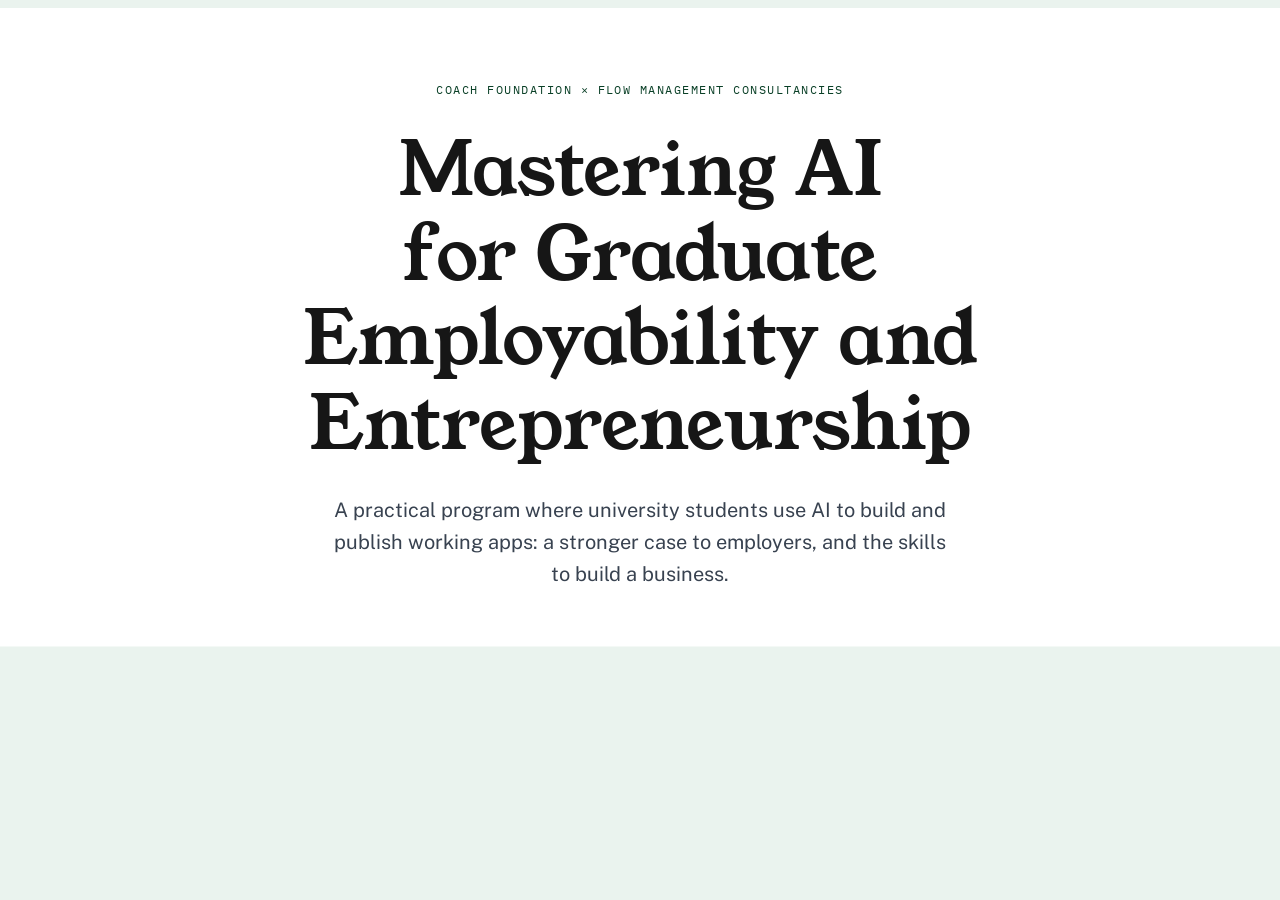
<file: index.html>
<!DOCTYPE html>
<html lang="en">
<head>
<meta charset="utf-8">
<meta name="viewport" content="width=device-width, initial-scale=1, viewport-fit=cover">
<title>Mastering AI for Graduate Employability and Entrepreneurship</title>
<meta name="robots" content="noindex, nofollow">
<link rel="preconnect" href="https://fonts.googleapis.com">
<link rel="preconnect" href="https://fonts.gstatic.com" crossorigin>
<link rel="stylesheet" href="https://fonts.googleapis.com/css2?family=Young+Serif&family=Public+Sans:ital,wght@0,400;0,600;0,700;1,400&family=IBM+Plex+Mono:wght@400;500&display=swap">
<link rel="stylesheet" href="assets/site.css">
</head>
<body>
<div class="wrap">
<header class="hero">
  <div class="eyebrow">Coach Foundation × FLOW Management Consultancies</div>
  <h1>Mastering AI for Graduate Employability and Entrepreneurship</h1>
  <p class="lede">A practical program where university students use AI to build and publish working apps: a stronger case to employers, and the skills to build a business.</p>
</header>
</div>
</body>
</html>
</file>
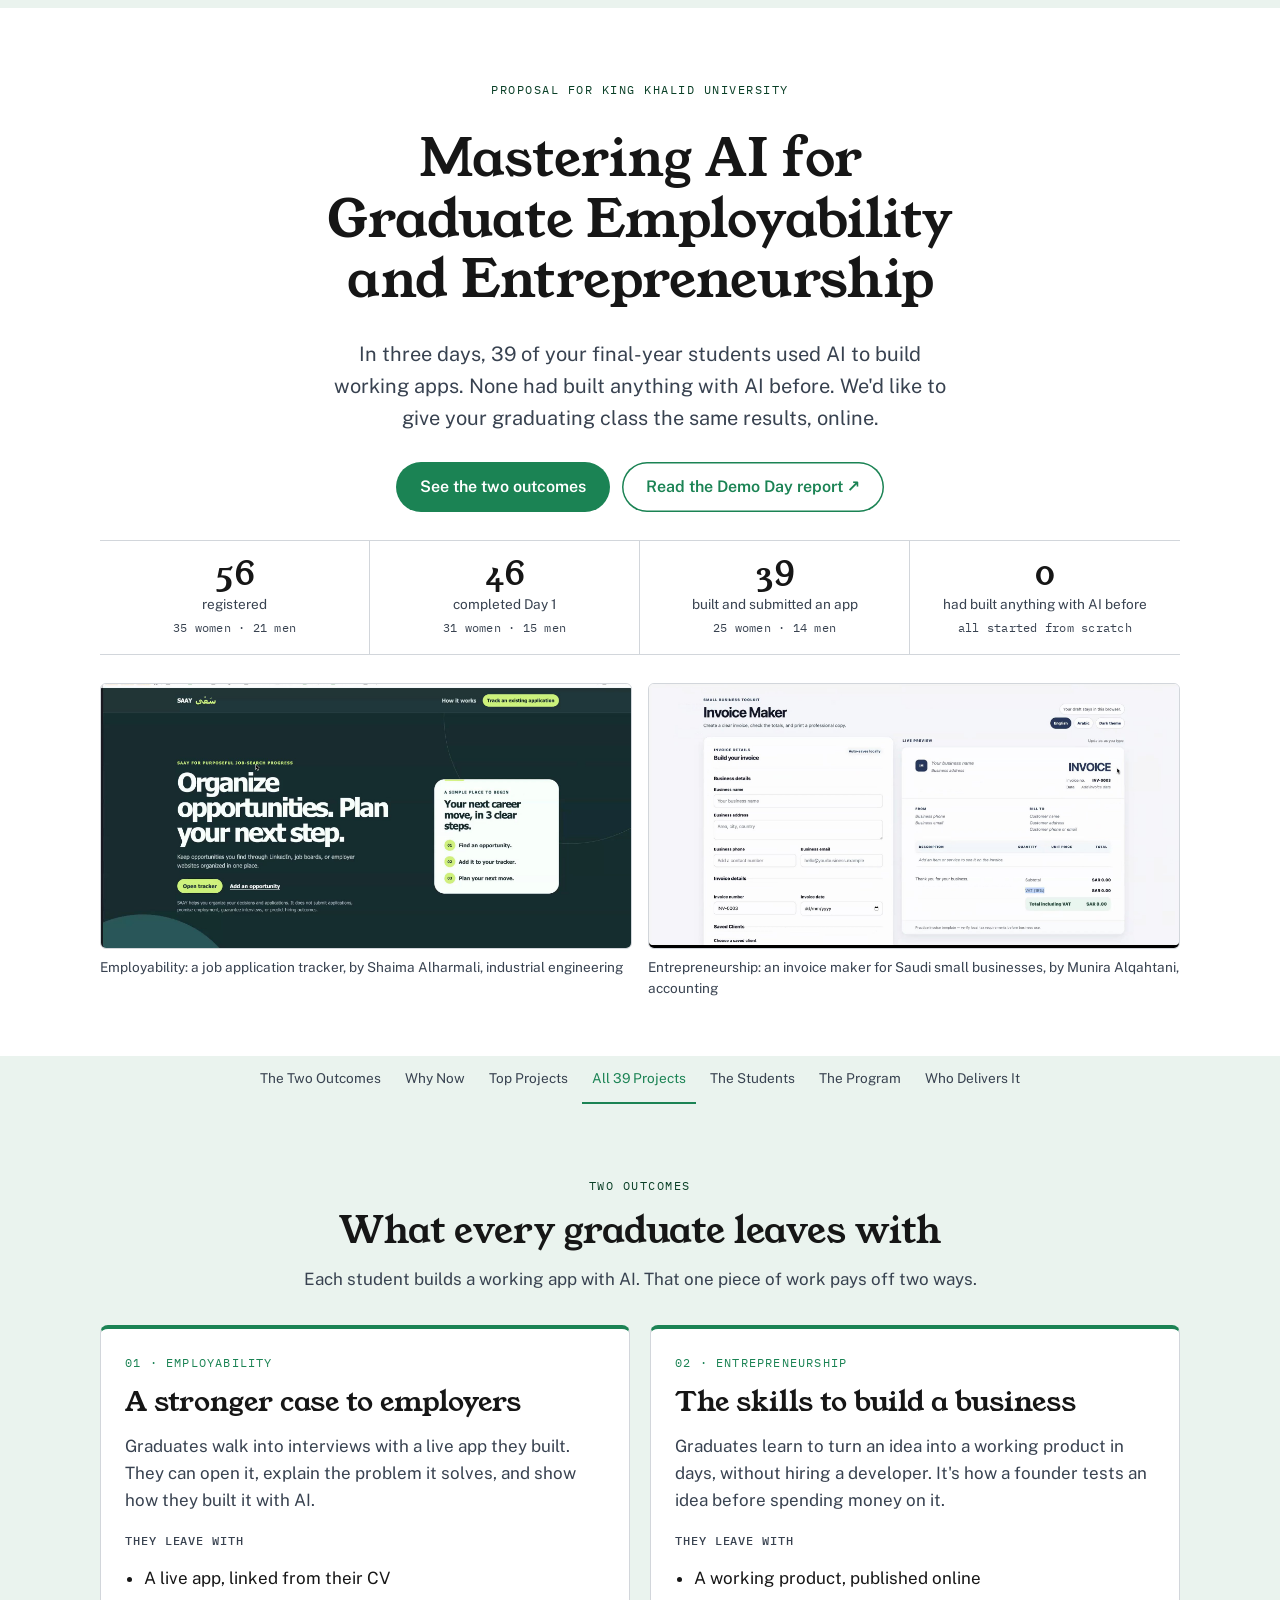
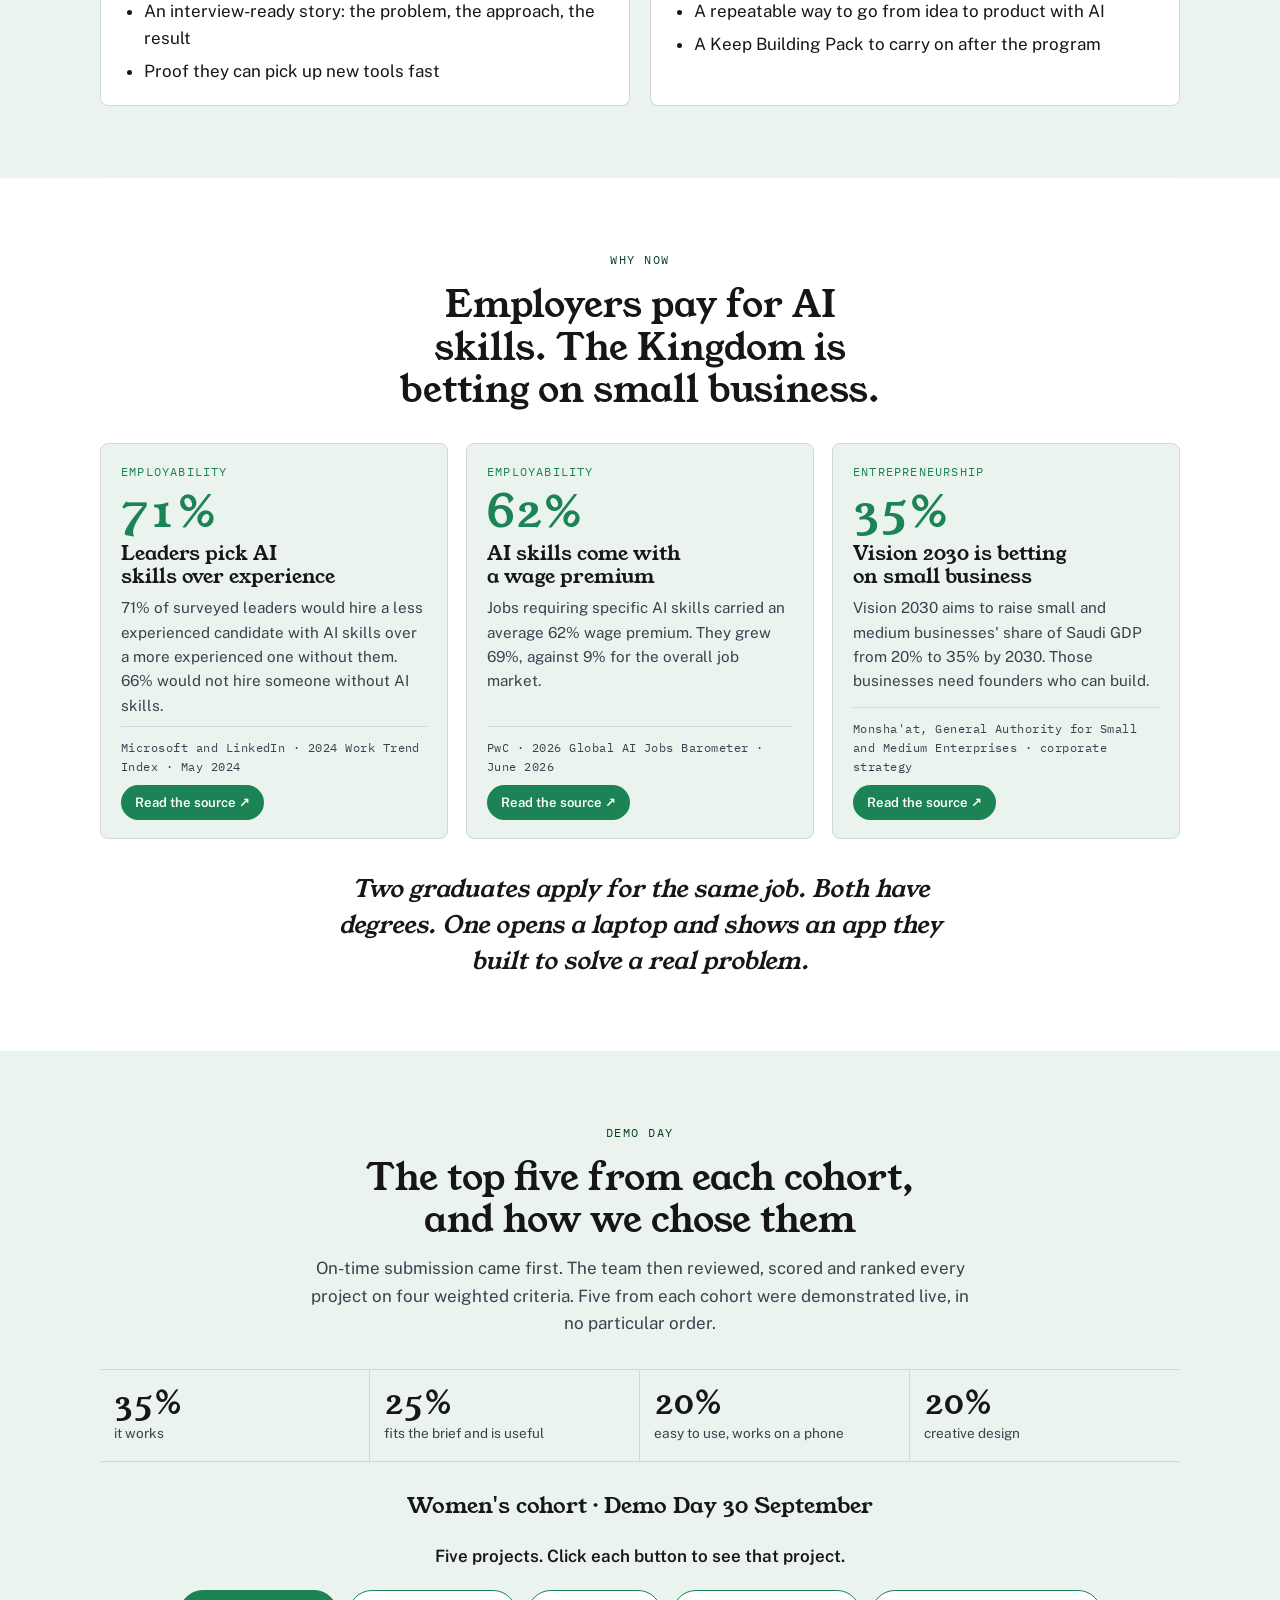
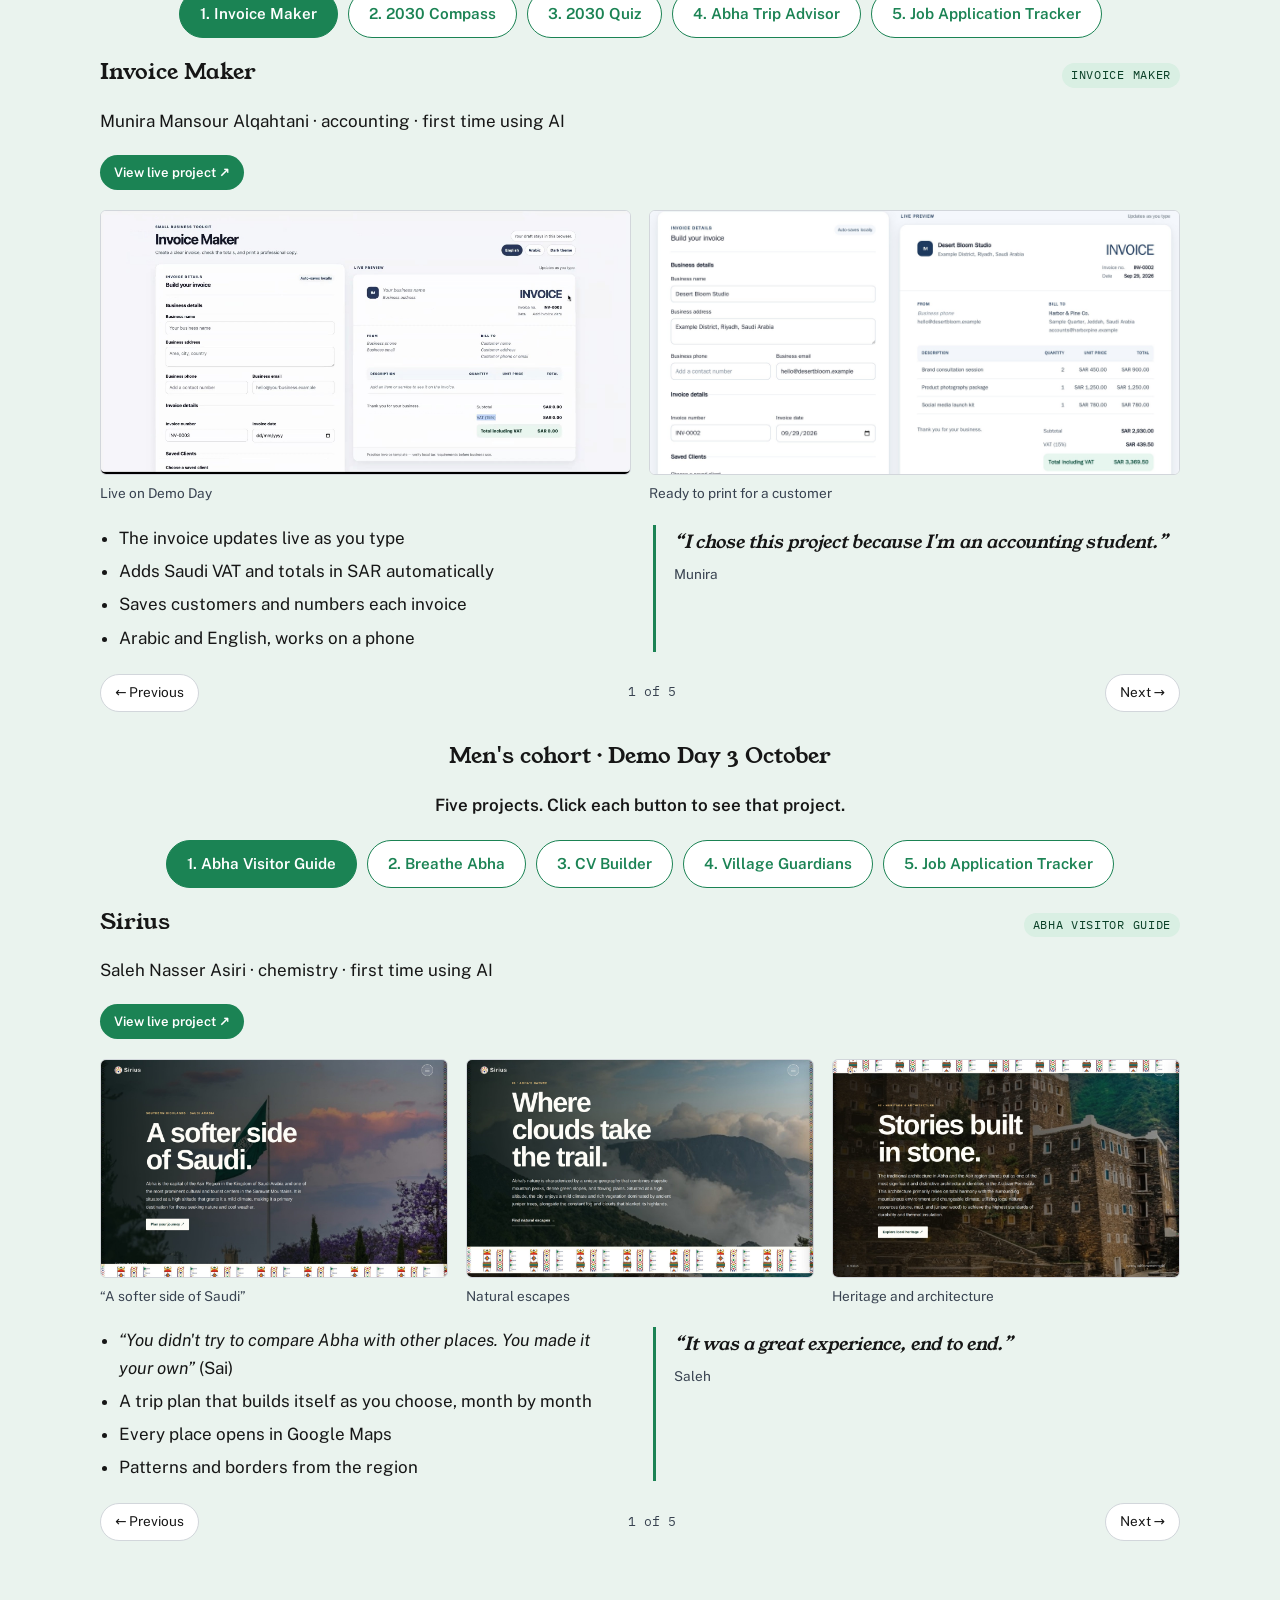
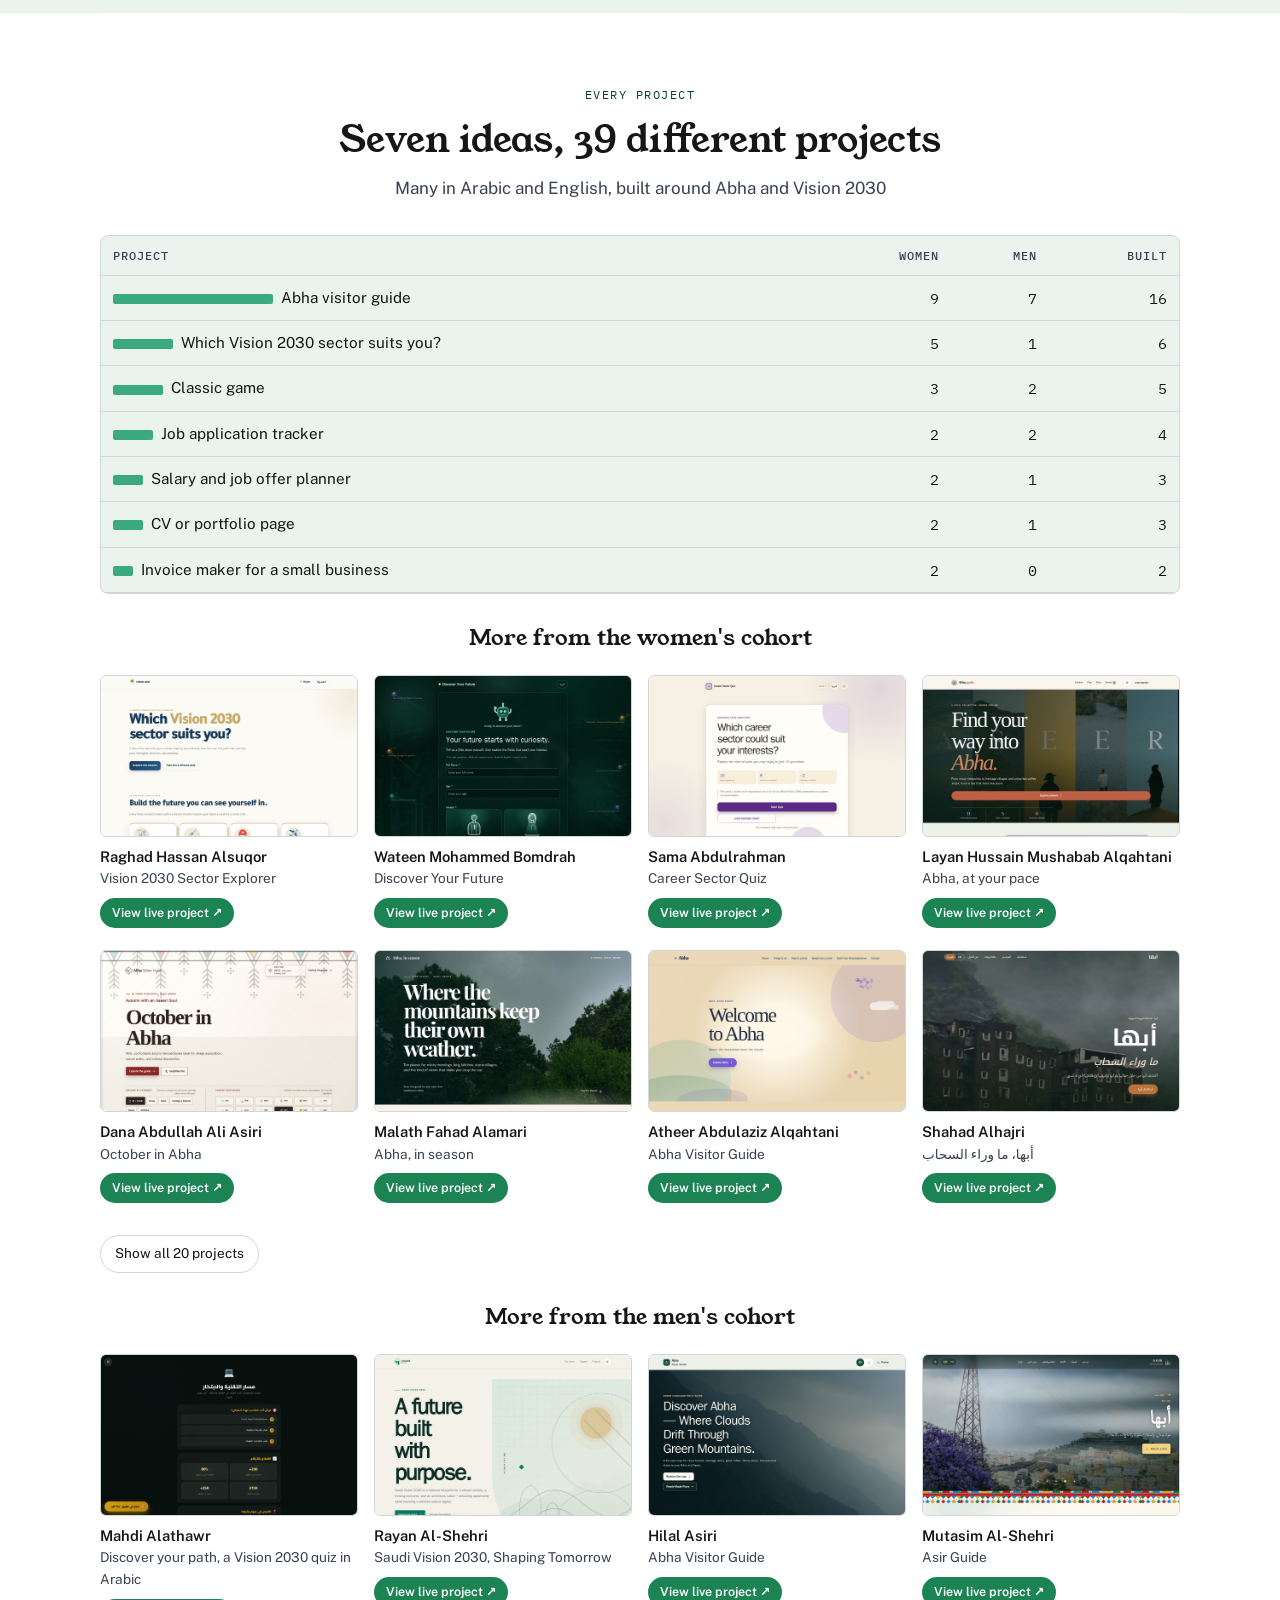
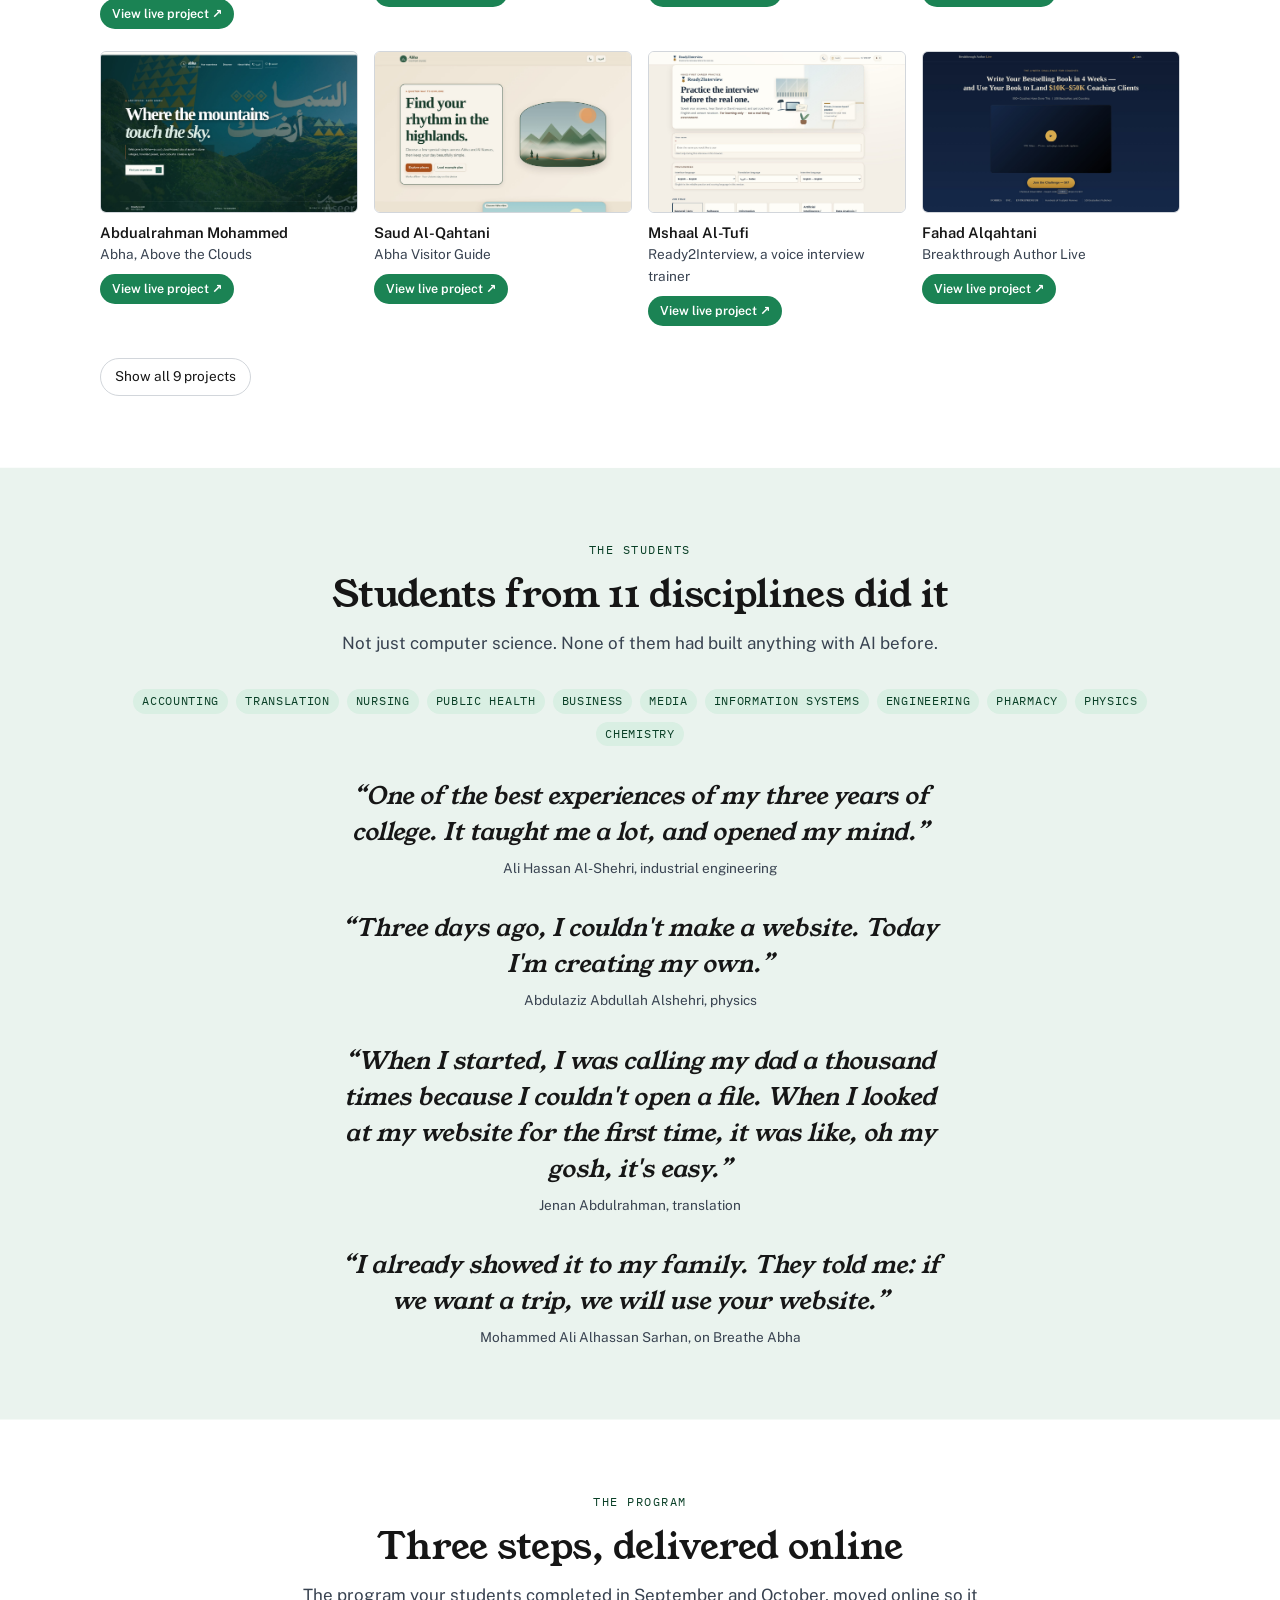
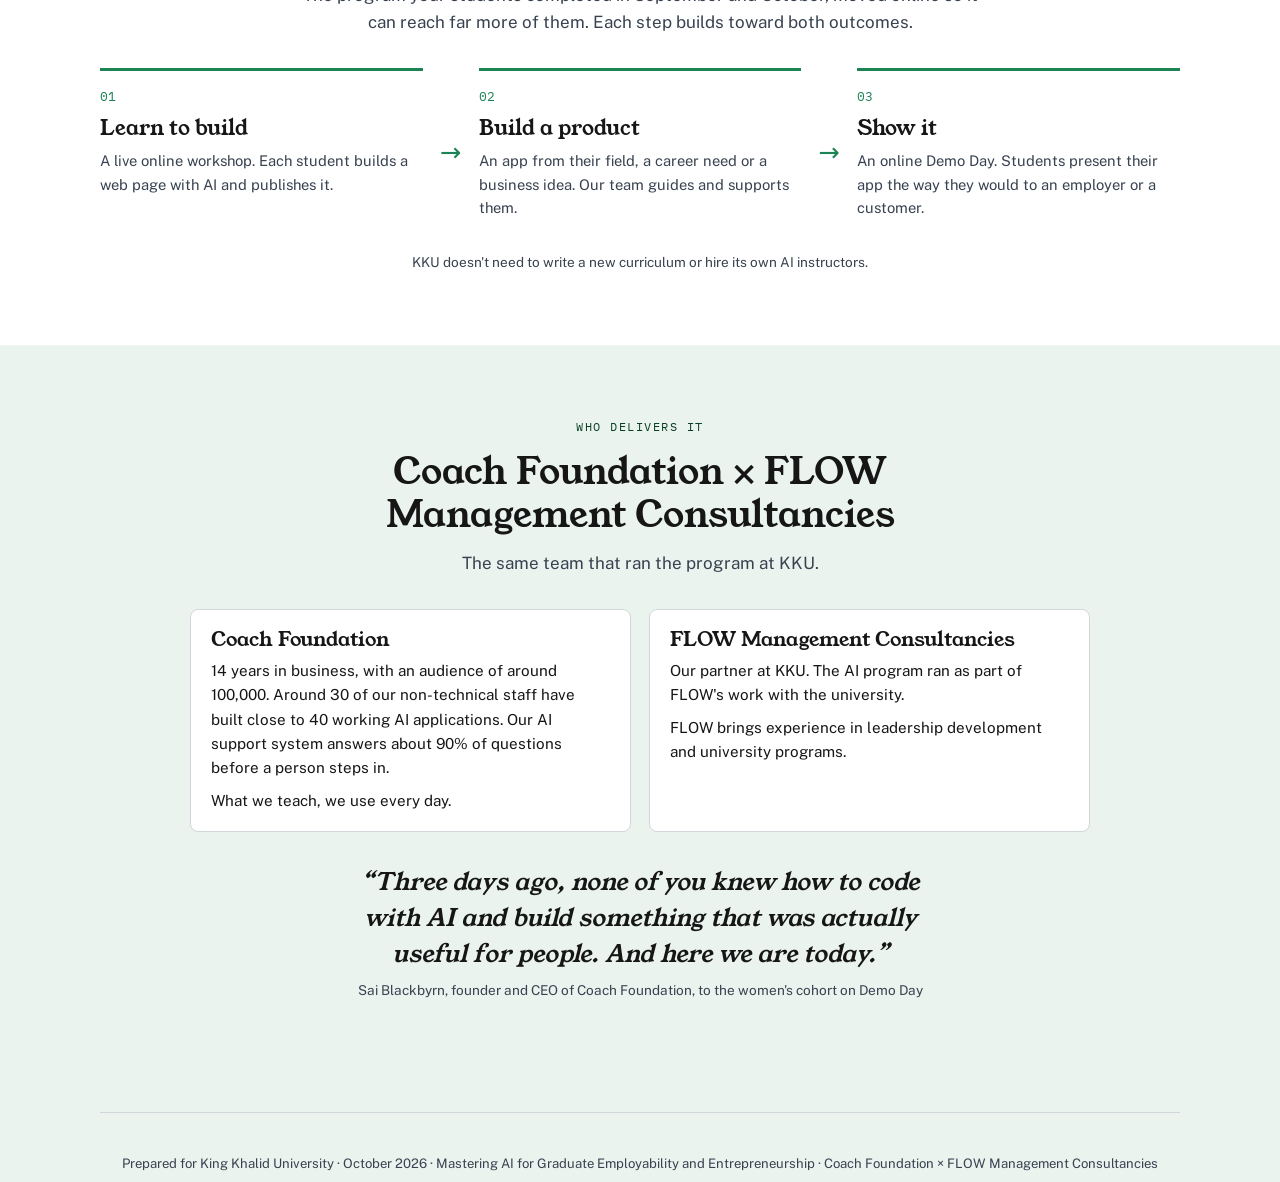
<file: kku/index.html>
<!DOCTYPE html>
<html lang="en">
<head>
<meta charset="utf-8">
<meta name="viewport" content="width=device-width, initial-scale=1, viewport-fit=cover">
<title>Mastering AI for Graduate Employability and Entrepreneurship · King Khalid University</title>
<meta name="description" content="39 King Khalid University students used AI to build working apps in three days. A proposal to give KKU's graduating class two outcomes: a stronger case to employers, and the skills to build a business.">
<meta name="robots" content="noindex, nofollow">
<meta property="og:type" content="website">
<meta property="og:title" content="Mastering AI for Graduate Employability and Entrepreneurship · Proposal for King Khalid University">
<meta property="og:description" content="39 KKU students built working apps with AI in three days. A proposal to bring the program to the graduating class, online.">
<meta property="og:url" content="https://saifai.github.io/ai-readiness/kku/">
<meta property="og:image" content="https://saifai.github.io/ai-readiness/assets/img/b-ali-2.jpg">
<meta name="twitter:card" content="summary_large_image">
<link rel="preconnect" href="https://fonts.googleapis.com">
<link rel="preconnect" href="https://fonts.gstatic.com" crossorigin>
<link rel="stylesheet" href="https://fonts.googleapis.com/css2?family=Young+Serif&family=Public+Sans:ital,wght@0,400;0,600;0,700;1,400&family=IBM+Plex+Mono:wght@400;500&display=swap">
<link rel="stylesheet" href="../assets/site.css">
</head>
<body>
<div class="wrap">

<header class="hero" id="top">
  <div class="eyebrow">Proposal for King Khalid University</div>
  <h1 class="pname-h1">Mastering AI for Graduate Employability and Entrepreneurship</h1>
  <p class="lede">In three days, 39 of your final-year students used AI to build working apps. None had built anything with AI before. We'd like to give your graduating class the same results, online.</p>
  <div class="cta">
    <a class="btn lg" href="#outcomes">See the two outcomes</a>
    <a class="btn lg ghost" href="https://saifai.github.io/kku-ai-hackathon-report/" target="_blank" rel="noopener">Read the Demo Day report ↗</a>
  </div>
  <!-- VIDEO: once the video is ready, add it here:
       <div class="video"><iframe src="VIDEO_EMBED_URL" title="Mastering AI for Graduate Employability and Entrepreneurship" allow="fullscreen" loading="lazy"></iframe></div> -->
  <div class="facts">
    <div><b>56</b><span>registered<small>35 women · 21 men</small></span></div>
    <div><b>46</b><span>completed Day 1<small>31 women · 15 men</small></span></div>
    <div><b>39</b><span>built and submitted an app<small>25 women · 14 men</small></span></div>
    <div><b>0</b><span>had built anything with AI before<small>all started from scratch</small></span></div>
  </div>
  <div class="cover-figs">
    <figure><img src="../assets/img/z-shaima-1.jpg" alt="SAAY, a job application tracker by Shaima Alharmali"><figcaption>Employability: a job application tracker, by Shaima Alharmali, industrial engineering</figcaption></figure>
    <figure><img src="../assets/img/z-munira-1.jpg" alt="An invoice maker for Saudi small businesses by Munira Mansour Alqahtani"><figcaption>Entrepreneurship: an invoice maker for Saudi small businesses, by Munira Alqahtani, accounting</figcaption></figure>
  </div>
</header>

<nav class="toc" aria-label="Sections"><ol>
  <li><a href="#outcomes">The Two Outcomes</a></li>
  <li><a href="#evidence">Why Now</a></li>
  <li><a href="#top-five">Top Projects</a></li>
  <li><a href="#projects">All 39 Projects</a></li>
  <li><a href="#students">The Students</a></li>
  <li><a href="#program">The Program</a></li>
  <li><a href="#team">Who Delivers It</a></li>
</ol></nav>

<section id="outcomes">
  <div class="stack col">
    <div class="eyebrow">Two outcomes</div>
    <h2>What every graduate leaves with</h2>
    <p class="muted">Each student builds a working app with AI. That one piece of work pays off two ways.</p>
  </div>
  <div class="outcomes">
    <div class="outcome">
      <span class="tag">01 · Employability</span>
      <h3>A stronger case to employers</h3>
      <p>Graduates walk into interviews with a live app they built. They can open it, explain the problem it solves, and show how they built it with AI.</p>
      <h4>They leave with</h4>
      <ul>
        <li>A live app, linked from their CV</li>
        <li>An interview-ready story: the problem, the approach, the result</li>
        <li>Proof they can pick up new tools fast</li>
      </ul>
    </div>
    <div class="outcome">
      <span class="tag">02 · Entrepreneurship</span>
      <h3>The skills to build a business</h3>
      <p>Graduates learn to turn an idea into a working product in days, without hiring a developer. It's how a founder tests an idea before spending money on it.</p>
      <h4>They leave with</h4>
      <ul>
        <li>A working product, published online</li>
        <li>A repeatable way to go from idea to product with AI</li>
        <li>A Keep Building Pack to carry on after the program</li>
      </ul>
    </div>
  </div>
</section>

<section id="evidence" class="alt">
  <div class="stack col">
    <div class="eyebrow">Why now</div>
    <h2>Employers pay for AI skills. The Kingdom is betting on small business.</h2>
  </div>
  <div class="obs three proof">
    <div class="card"><span class="tag">Employability</span><b>71%</b><h3>Leaders pick AI skills over experience</h3><p>71% of surveyed leaders would hire a less experienced candidate with AI skills over a more experienced one without them. 66% would not hire someone without AI skills.</p><span class="src">Microsoft and LinkedIn · 2024 Work Trend Index · May 2024</span><a class="btn" href="https://www.microsoft.com/en-us/worklab/work-trend-index/ai-at-work-is-here-now-comes-the-hard-part" target="_blank" rel="noopener">Read the source ↗</a></div>
    <div class="card"><span class="tag">Employability</span><b>62%</b><h3>AI skills come with a wage premium</h3><p>Jobs requiring specific AI skills carried an average 62% wage premium. They grew 69%, against 9% for the overall job market.</p><span class="src">PwC · 2026 Global AI Jobs Barometer · June 2026</span><a class="btn" href="https://www.pwc.com/gx/en/news-room/press-releases/2026/pwc-2026-ai-jobs-barometer.html" target="_blank" rel="noopener">Read the source ↗</a></div>
    <div class="card"><span class="tag">Entrepreneurship</span><b>35%</b><h3>Vision 2030 is betting on small business</h3><p>Vision 2030 aims to raise small and medium businesses' share of Saudi GDP from 20% to 35% by 2030. Those businesses need founders who can build.</p><span class="src">Monsha'at, General Authority for Small and Medium Enterprises · corporate strategy</span><a class="btn" href="https://www.monshaat.gov.sa/sites/default/files/2023-01/Monsha%27at%20corporate%20strategy_English_v5.pdf" target="_blank" rel="noopener">Read the source ↗</a></div>
  </div>
  <blockquote class="lead-quote">Two graduates apply for the same job. Both have degrees. One opens a laptop and shows an app they built to solve a real problem.</blockquote>
</section>

<section id="top-five">
  <div class="stack col">
    <div class="eyebrow">Demo Day</div>
    <h2>The top five from each cohort, and how we chose them</h2>
    <p class="muted">On-time submission came first. The team then reviewed, scored and ranked every project on four weighted criteria. Five from each cohort were demonstrated live, in no particular order.</p>
  </div>
  <div class="facts">
    <div><b>35%</b><span>it works</span></div>
    <div><b>25%</b><span>fits the brief and is useful</span></div>
    <div><b>20%</b><span>easy to use, works on a phone</span></div>
    <div><b>20%</b><span>creative design</span></div>
  </div>

  <h3 class="sub">Women's cohort · Demo Day 30 September</h3>
  <p class="step-hint">Five projects. Click each button to see that project.</p>
  <div class="stepper" data-stepper>
  <article class="build step" data-label="Invoice Maker">
    <div class="build-head"><h3>Invoice Maker</h3><span class="pill">Invoice maker</span></div>
    <p class="who">Munira Mansour Alqahtani · accounting · first time using AI</p>
    <a class="btn" href="https://aishifttraining.github.io/munira-invoice-maker/" target="_blank" rel="noopener">View live project ↗</a>
    <div class="grid-2">
      <figure><img src="../assets/img/z-munira-1.jpg" alt="Invoice Maker, live on Demo Day"><figcaption>Live on Demo Day</figcaption></figure>
      <figure><img src="../assets/img/l-munira.jpg" alt="Invoice Maker with a sample invoice" style="object-position: bottom"><figcaption>Ready to print for a customer</figcaption></figure>
    </div>
    <div class="two">
      <ul>
        <li>The invoice updates live as you type</li>
        <li>Adds Saudi VAT and totals in SAR automatically</li>
        <li>Saves customers and numbers each invoice</li>
        <li>Arabic and English, works on a phone</li>
      </ul>
      <blockquote>“I chose this project because I'm an accounting student.”<cite>Munira</cite></blockquote>
    </div>
  </article>

  <article class="build step" data-label="2030 Compass">
    <div class="build-head"><h3>2030 Compass</h3><span class="pill">Vision 2030 quiz</span></div>
    <p class="who">Wasan Asiri</p>
    <a class="btn" href="https://susu-30.github.io/2030-compass/" target="_blank" rel="noopener">View live project ↗</a>
    <div class="grid-3">
      <figure><img src="../assets/img/z-wasan-1.jpg" alt="2030 Compass opening screen"><figcaption>Start</figcaption></figure>
      <figure><img src="../assets/img/z-wasan-2.jpg" alt="2030 Compass question"><figcaption>Ten questions</figcaption></figure>
      <figure><img src="../assets/img/z-wasan-3.jpg" alt="2030 Compass hybrid career path"><figcaption>Your hybrid career path</figcaption></figure>
    </div>
    <div class="two">
      <ul>
        <li>Matches you to Vision 2030 sectors, with a percentage for each</li>
        <li>Suggests careers and a downloadable "2030 Passport"</li>
        <li><em>“You rebuilt a million-dollar company in three days”</em> (Sai)</li>
      </ul>
      <blockquote>“The project was generally easy and really fun.”<cite>Wasan</cite></blockquote>
    </div>
  </article>

  <article class="build step" data-label="2030 Quiz">
    <div class="build-head"><h3>Massari</h3><span class="pill">Vision 2030 quiz</span></div>
    <p class="who">Atheer Ahmed Ali Alqahtani · translation</p>
    <a class="btn" href="https://atheer-here.github.io/kku-hackathon-project/" target="_blank" rel="noopener">View live project ↗</a>
    <div class="grid-3">
      <figure><img src="../assets/img/z-atheer-1.jpg" alt="Massari opening screen"><figcaption>Start</figcaption></figure>
      <figure><img src="../assets/img/z-atheer-2.jpg" alt="Massari sector tour"><figcaption>An animated tour of the sectors</figcaption></figure>
      <figure><img src="../assets/img/z-atheer-3.jpg" alt="Massari result at night"><figcaption>The result scene moves from sunset to night</figcaption></figure>
    </div>
    <div class="two">
      <ul>
        <li><em>“One of the most beautiful things I've ever seen”</em> (Sai)</li>
        <li>Twelve questions, six sectors, a shareable result card</li>
        <li>Natural Arabic, not word-for-word translation</li>
        <li>Tested on her sister and two friends</li>
      </ul>
      <blockquote>“AI is a tool that helps us create, not a replacement.”<cite>Atheer</cite></blockquote>
    </div>
  </article>

  <article class="build step" data-label="Abha Trip Advisor">
    <div class="build-head"><h3>Abha Guide</h3><span class="pill">Abha visitor guide</span></div>
    <p class="who">Jenan Abdulrahman · translation</p>
    <a class="btn" href="https://jenantranslator-05.github.io/kku-hackathon-project/" target="_blank" rel="noopener">View live project ↗</a>
    <div class="grid-3">
      <figure><img src="../assets/img/z-jenan-1.jpg" alt="Abha Guide places"><figcaption>16 places to explore</figcaption></figure>
      <figure><img src="../assets/img/z-jenan-2.jpg" alt="Abha Guide trip plan"><figcaption>A trip plan made for you</figcaption></figure>
      <figure><img src="../assets/img/z-jenan-3.jpg" alt="Hidden Abha day"><figcaption>A day as a local</figcaption></figure>
    </div>
    <div class="two">
      <ul>
        <li>Plans each day with costs and a map for every stop</li>
        <li>"Hidden Abha": places her family and friends love</li>
        <li>A bad-weather alternative for each plan</li>
        <li>Some photos taken by Jenan and her sisters</li>
      </ul>
      <blockquote>“When I travel, I want to live a day as a local.”<cite>Jenan</cite></blockquote>
    </div>
  </article>

  <article class="build step" data-label="Job Application Tracker">
    <div class="build-head"><h3>SAAY</h3><span class="pill">Job application tracker</span></div>
    <p class="who">Shaima Alharmali · industrial engineering</p>
    <a class="btn" href="https://shaimaalharmali.github.io/kku-hackathon-project/" target="_blank" rel="noopener">View live project ↗</a>
    <div class="grid-2">
      <figure><img src="../assets/img/z-shaima-1.jpg" alt="SAAY home"><figcaption>Start</figcaption></figure>
      <figure><img src="../assets/img/z-shaima-2.jpg" alt="SAAY tracker"><figcaption>Every application and when to follow up</figcaption></figure>
      <figure><img src="../assets/img/z-shaima-3.jpg" alt="SAAY interview preparation"><figcaption>Interview preparation</figcaption></figure>
      <figure><img src="../assets/img/z-shaima-4.jpg" alt="SAAY checklist"><figcaption>A checklist for each interview</figcaption></figure>
    </div>
    <div class="two">
      <ul>
        <li>Made a hard problem simple</li>
        <li>Built-in interview preparation</li>
        <li>The team tried to break it and could not</li>
      </ul>
      <blockquote>“Saay means striving. Behind every application is a person building a future.”<cite>Shaima</cite></blockquote>
    </div>
    <p class="fix"><b>Judges' note</b>No issues found.</p>
  </article>
  </div>

  <h3 class="sub">Men's cohort · Demo Day 3 October</h3>
  <p class="step-hint">Five projects. Click each button to see that project.</p>
  <div class="stepper" data-stepper>
  <article class="build step" data-label="Abha Visitor Guide">
    <div class="build-head"><h3>Sirius</h3><span class="pill">Abha visitor guide</span></div>
    <p class="who">Saleh Nasser Asiri · chemistry · first time using AI</p>
    <a class="btn" href="https://aishifttraining.github.io/saleh-abha-guide/" target="_blank" rel="noopener">View live project ↗</a>
    <div class="grid-3">
      <figure><img src="../assets/img/b-saleh-1.jpg" alt="Sirius: A softer side of Saudi"><figcaption>“A softer side of Saudi”</figcaption></figure>
      <figure><img src="../assets/img/b-saleh-2.jpg" alt="Sirius nature section"><figcaption>Natural escapes</figcaption></figure>
      <figure><img src="../assets/img/b-saleh-3.jpg" alt="Sirius heritage section"><figcaption>Heritage and architecture</figcaption></figure>
    </div>
    <div class="two">
      <ul>
        <li><em>“You didn't try to compare Abha with other places. You made it your own”</em> (Sai)</li>
        <li>A trip plan that builds itself as you choose, month by month</li>
        <li>Every place opens in Google Maps</li>
        <li>Patterns and borders from the region</li>
      </ul>
      <blockquote>“It was a great experience, end to end.”<cite>Saleh</cite></blockquote>
    </div>
  </article>

  <article class="build step" data-label="Breathe Abha">
    <div class="build-head"><h3>Breathe Abha</h3><span class="pill">Abha visitor guide</span></div>
    <p class="who">Mohammed Ali Alhassan Sarhan</p>
    <a class="btn" href="https://w3fv.github.io/breathe-abha-site/" target="_blank" rel="noopener">View live project ↗</a>
    <div class="grid-3">
      <figure><img src="../assets/img/b-sarhan-1.jpg" alt="Breathe Abha home"><figcaption>Opens with a film of Abha</figcaption></figure>
      <figure><img src="../assets/img/b-sarhan-2.jpg" alt="Breathe Abha places for every mood"><figcaption>A side of Aseer for every mood</figcaption></figure>
      <figure><img src="../assets/img/b-sarhan-3.jpg" alt="Breathe Abha area map"><figcaption>A wider Aseer view</figcaption></figure>
    </div>
    <div class="two">
      <ul>
        <li><em>“It takes you into a real experience of the place”</em> (Sai)</li>
        <li>Jacaranda leaves fall as you browse</li>
        <li>Cafes, events, nature and heritage, each with a map link</li>
        <li>Builds a day-by-day itinerary</li>
      </ul>
      <blockquote>“I already showed it to my family. They told me: if we want a trip, we will use your website.”<cite>Mohammed</cite></blockquote>
    </div>
  </article>

  <article class="build step" data-label="CV Builder">
    <div class="build-head"><h3>Pathly</h3><span class="pill">CV or portfolio page</span></div>
    <p class="who">Ahmed Naif Alahmary · pharmacy · first time using AI</p>
    <a class="btn" href="https://ahmed-naif.github.io/kku-hackathon-project/" target="_blank" rel="noopener">View live project ↗</a>
    <div class="grid-3">
      <figure><img src="../assets/img/b-ahmed-1.jpg" alt="Pathly home"><figcaption>Build your profile, shape your future</figcaption></figure>
      <figure><img src="../assets/img/b-ahmed-2.jpg" alt="Pathly CV"><figcaption>A printable CV in three styles</figcaption></figure>
      <figure><img src="../assets/img/b-ahmed-3.jpg" alt="Pathly career guidance"><figcaption>Personal career guidance</figcaption></figure>
    </div>
    <div class="two">
      <ul>
        <li><em>“Positioned as a product that somebody would actually use and pay for”</em> (Sai)</li>
        <li>Fill in a profile once, get a CV and a portfolio page</li>
        <li>Suggests skills to improve and career directions</li>
        <li>Arabic and English</li>
      </ul>
      <blockquote>“It is about your path, your career. I tried to put myself into this.”<cite>Ahmed</cite></blockquote>
    </div>
  </article>

  <article class="build step" data-label="Village Guardians">
    <div class="build-head"><h3>Village Guardians · حماة الديرة</h3><span class="pill">Classic game</span></div>
    <p class="who">Ali Hassan Al-Shehri · industrial engineering</p>
    <a class="btn" href="https://aishifttraining.github.io/ali-asir-game/" target="_blank" rel="noopener">View live project ↗</a>
    <div class="grid-3">
      <figure><img src="../assets/img/b-ali-1.jpg" alt="Village Guardians start screen"><figcaption>A 60-second village challenge</figcaption></figure>
      <figure><img src="../assets/img/b-ali-2.jpg" alt="Village Guardians story scene"><figcaption>A short story opens each round</figcaption></figure>
      <figure><img src="../assets/img/b-ali-3.jpg" alt="Village Guardians monsters arrive"><figcaption>Defend the village, race for the treasure</figcaption></figure>
    </div>
    <div class="two">
      <ul>
        <li><em>“No game developer would ever create a game for your specific region”</em> (Sai)</li>
        <li>Monsters drawn from Saudi folklore</li>
        <li>Computer helpers who fight with you, and sometimes steal your weapon</li>
        <li>Music, sound effects, Arabic and English</li>
        <li>Already shared with everyone he knows</li>
      </ul>
      <blockquote>“I wanted something fun that everyone wants to play, and that represents our culture.”<cite>Ali</cite></blockquote>
    </div>
  </article>

  <article class="build step" data-label="Job Application Tracker">
    <div class="build-head"><h3>Career Desk</h3><span class="pill">Job application tracker</span></div>
    <p class="who">Abdulaziz Abdullah Alshehri · physics</p>
    <a class="btn" href="https://aishifttraining.github.io/abdulaziz-job-tracker/" target="_blank" rel="noopener">View live project ↗</a>
    <div class="grid-2">
      <figure><img src="../assets/img/b-abdulaziz-1.jpg" alt="Career Desk job application tracker"><figcaption>Every application, follow-up and salary in one place</figcaption></figure>
      <figure><img src="../assets/img/b-abdulaziz-2.jpg" alt="Career Desk CV keyword checker"><figcaption>A CV keyword checker for each job ad</figcaption></figure>
    </div>
    <div class="two">
      <ul>
        <li><em>“I don't even need to be taught how to use this”</em> (Sai)</li>
        <li>Drafts a short, personal follow-up message for each company</li>
        <li>Shows when a salary is above your average</li>
        <li>Checks your CV against a job ad</li>
      </ul>
      <blockquote>“I'm so proud of the follow-up feature, because it makes you follow up with the hiring companies.”<cite>Abdulaziz</cite></blockquote>
    </div>
    <p class="fix"><b>Judges' note</b>Made a hard brief simple and easy to use.</p>
  </article>
  </div>
</section>

<section id="projects" class="alt">
  <div class="stack col">
    <div class="eyebrow">Every project</div>
    <h2>Seven ideas, 39 different projects</h2>
    <p class="muted">Many in Arabic and English, built around Abha and Vision 2030</p>
  </div>
  <div class="tbl">
    <table>
      <thead><tr><th>Project</th><th class="split" style="text-align:right">Women</th><th class="split" style="text-align:right">Men</th><th style="text-align:right">Built</th></tr></thead>
      <tbody>
        <tr><td><span class="typebar" style="width:160px"></span>Abha visitor guide</td><td class="num split">9</td><td class="num split">7</td><td class="num">16</td></tr>
        <tr><td><span class="typebar" style="width:60px"></span>Which Vision 2030 sector suits you?</td><td class="num split">5</td><td class="num split">1</td><td class="num">6</td></tr>
        <tr><td><span class="typebar" style="width:50px"></span>Classic game</td><td class="num split">3</td><td class="num split">2</td><td class="num">5</td></tr>
        <tr><td><span class="typebar" style="width:40px"></span>Job application tracker</td><td class="num split">2</td><td class="num split">2</td><td class="num">4</td></tr>
        <tr><td><span class="typebar" style="width:30px"></span>Salary and job offer planner</td><td class="num split">2</td><td class="num split">1</td><td class="num">3</td></tr>
        <tr><td><span class="typebar" style="width:30px"></span>CV or portfolio page</td><td class="num split">2</td><td class="num split">1</td><td class="num">3</td></tr>
        <tr><td><span class="typebar" style="width:20px"></span>Invoice maker for a small business</td><td class="num split">2</td><td class="num split">0</td><td class="num">2</td></tr>
      </tbody>
    </table>
  </div>
  <h3 class="sub">More from the women's cohort</h3>
  <div class="gallery" data-more>
    <figure><img src="../assets/img/l-raghad.jpg" alt="Vision 2030 Sector Explorer" loading="lazy"><figcaption><b>Raghad Hassan Alsuqor</b>Vision 2030 Sector Explorer</figcaption><a class="btn" href="https://raghadalyami2004-lgtm.github.io/kku-hackathon-project/" target="_blank" rel="noopener">View live project ↗</a></figure>
    <figure><img src="../assets/img/l-wateen.jpg" alt="Discover Your Future" loading="lazy"><figcaption><b>Wateen Mohammed Bomdrah</b>Discover Your Future</figcaption><a class="btn" href="https://aishifttraining.github.io/wateen-discover-your-future/" target="_blank" rel="noopener">View live project ↗</a></figure>
    <figure><img src="../assets/img/l-sama-a.jpg" alt="Career Sector Quiz" loading="lazy"><figcaption><b>Sama Abdulrahman</b>Career Sector Quiz</figcaption><a class="btn" href="https://sama7-art.github.io/career-sector-quiz/" target="_blank" rel="noopener">View live project ↗</a></figure>
    <figure><img src="../assets/img/l-layan.jpg" alt="Abha, at your pace" loading="lazy"><figcaption><b>Layan Hussain Mushabab Alqahtani</b>Abha, at your pace</figcaption><a class="btn" href="https://layan-h-m.github.io/kku-site/" target="_blank" rel="noopener">View live project ↗</a></figure>
    <figure><img src="../assets/img/l-dana.jpg" alt="October in Abha" loading="lazy"><figcaption><b>Dana Abdullah Ali Asiri</b>October in Abha</figcaption><a class="btn" href="https://asiridana10-rn.github.io/kku-hackathon-project/" target="_blank" rel="noopener">View live project ↗</a></figure>
    <figure><img src="../assets/img/l-malath-f.jpg" alt="Abha, in season" loading="lazy"><figcaption><b>Malath Fahad Alamari</b>Abha, in season</figcaption><a class="btn" href="https://malathfahad.github.io/abha-guide/" target="_blank" rel="noopener">View live project ↗</a></figure>
    <figure><img src="../assets/img/l-atheer-a.jpg" alt="Abha Visitor Guide" loading="lazy"><figcaption><b>Atheer Abdulaziz Alqahtani</b>Abha Visitor Guide</figcaption><a class="btn" href="https://a2atheer.github.io/abha-visitor-guide-public/" target="_blank" rel="noopener">View live project ↗</a></figure>
    <figure><img src="../assets/img/l-shahad.jpg" alt="أبها، ما وراء السحاب" loading="lazy"><figcaption><b>Shahad Alhajri</b>أبها، ما وراء السحاب</figcaption><a class="btn" href="https://aishifttraining.github.io/shahad-abha/" target="_blank" rel="noopener">View live project ↗</a></figure>
    <figure><img src="../assets/img/l-shouq.jpg" alt="Discover Abha" loading="lazy"><figcaption><b>Shouq Dhafer</b>Discover Abha</figcaption><a class="btn" href="https://aishifttraining.github.io/shouq-discover-abha/" target="_blank" rel="noopener">View live project ↗</a></figure>
    <figure><img src="../assets/img/l-sama-m.jpg" alt="Abha Explorer" loading="lazy"><figcaption><b>Sama Mohammed Ahmed</b>Abha Explorer</figcaption><a class="btn" href="https://aishifttraining.github.io/sama-abha-explorer/" target="_blank" rel="noopener">View live project ↗</a></figure>
    <figure><img src="../assets/img/l-wajd.jpg" alt="ABHA, a field guide to Aseer" loading="lazy"><figcaption><b>Wajd AlHarthy</b>ABHA, a field guide to Aseer</figcaption><a class="btn" href="https://aishifttraining.github.io/wajd-abha-field-guide/" target="_blank" rel="noopener">View live project ↗</a></figure>
    <figure><img src="../assets/img/l-enas.jpg" alt="Brave Gluco" loading="lazy"><figcaption><b>Enas Alhassan Alhazmi</b>Brave Gluco</figcaption><a class="btn" href="https://enasalhazmi.github.io/kku-site/" target="_blank" rel="noopener">View live project ↗</a></figure>
    <figure><img src="../assets/img/l-rahaf.jpg" alt="Pop the Balloons" loading="lazy"><figcaption><b>Rahaf Hussain Saad</b>Pop the Balloons</figcaption><a class="btn" href="https://rahaf20j.github.io/classic-game/" target="_blank" rel="noopener">View live project ↗</a></figure>
    <figure><img src="../assets/img/l-danah.jpg" alt="Fairy Flight" loading="lazy"><figcaption><b>Danah Mohammed Albarqi</b>Fairy Flight</figcaption><a class="btn" href="https://aishifttraining.github.io/danah-fairy-flight/" target="_blank" rel="noopener">View live project ↗</a></figure>
    <figure><img src="../assets/img/l-saja.jpg" alt="Your Salary, Actually" loading="lazy"><figcaption><b>Saja Abdullah Mohammed</b>Your Salary, Actually</figcaption><a class="btn" href="https://aishifttraining.github.io/saja-salary-planner/" target="_blank" rel="noopener">View live project ↗</a></figure>
    <figure><img src="../assets/img/l-lujain.jpg" alt="Salary & Job Offer Planner" loading="lazy"><figcaption><b>Lujain Abdallh</b>Salary & Job Offer Planner</figcaption><a class="btn" href="https://aishifttraining.github.io/lujain-salary-planner/" target="_blank" rel="noopener">View live project ↗</a></figure>
    <figure><img src="../assets/img/l-malath-s.jpg" alt="Hasebti, invoice maker" loading="lazy"><figcaption><b>Malath Al Shehri</b>Hasebti, invoice maker</figcaption><a class="btn" href="https://aishifttraining.github.io/malath-hasebti-invoice/" target="_blank" rel="noopener">View live project ↗</a></figure>
    <figure><img src="../assets/img/l-shorouq.jpg" alt="CareerFlow" loading="lazy"><figcaption><b>Shorouq Dhafer Abdullah</b>CareerFlow</figcaption><a class="btn" href="https://aishifttraining.github.io/shorouq-careerflow/" target="_blank" rel="noopener">View live project ↗</a></figure>
    <figure><img src="../assets/img/l-retal.jpg" alt="Professional portfolio" loading="lazy"><figcaption><b>Retal Alalmonus</b>Professional portfolio</figcaption><a class="btn" href="https://reralalalmunis.github.io/kku-hackathon-project/" target="_blank" rel="noopener">View live project ↗</a></figure>
    <figure><img src="../assets/img/l-alanoud.jpg" alt="Dental clinic page" loading="lazy"><figcaption><b>Alanoud Arim</b>Professional page, dental clinic</figcaption><a class="btn" href="https://aishifttraining.github.io/alanoud-dental-clinic/" target="_blank" rel="noopener">View live project ↗</a></figure>
  </div>
  <h3 class="sub">More from the men's cohort</h3>
  <div class="gallery" data-more>
    <figure><img src="../assets/img/l-m-mahdi.jpg" alt="Discover your path, a Vision 2030 quiz in Arabic" loading="lazy"><figcaption><b>Mahdi Alathawr</b>Discover your path, a Vision 2030 quiz in Arabic</figcaption><a class="btn" href="https://aishifttraining.github.io/mahdi-vision2030-quiz/" target="_blank" rel="noopener">View live project ↗</a></figure>
    <figure><img src="../assets/img/l-m-rayan.jpg" alt="Saudi Vision 2030, Shaping Tomorrow" loading="lazy"><figcaption><b>Rayan Al-Shehri</b>Saudi Vision 2030, Shaping Tomorrow</figcaption><a class="btn" href="https://rayanalshehrii.github.io/kku-hackathon-project/" target="_blank" rel="noopener">View live project ↗</a></figure>
    <figure><img src="../assets/img/l-m-hilal.jpg" alt="Abha Visitor Guide" loading="lazy"><figcaption><b>Hilal Asiri</b>Abha Visitor Guide</figcaption><a class="btn" href="https://hilalasiri.github.io/abha-visitor-guide/" target="_blank" rel="noopener">View live project ↗</a></figure>
    <figure><img src="../assets/img/l-m-mutasim.jpg" alt="Asir Guide" loading="lazy"><figcaption><b>Mutasim Al-Shehri</b>Asir Guide</figcaption><a class="btn" href="https://aishifttraining.github.io/mutasim-abha-guide/" target="_blank" rel="noopener">View live project ↗</a></figure>
    <figure><img src="../assets/img/l-m-abdualrahman.jpg" alt="Abha, Above the Clouds" loading="lazy"><figcaption><b>Abdualrahman Mohammed</b>Abha, Above the Clouds</figcaption><a class="btn" href="https://445802878-ctrl.github.io/Abdualrahman-abha/" target="_blank" rel="noopener">View live project ↗</a></figure>
    <figure><img src="../assets/img/l-m-saud.jpg" alt="Abha Visitor Guide" loading="lazy"><figcaption><b>Saud Al-Qahtani</b>Abha Visitor Guide</figcaption><a class="btn" href="https://saud5533.github.io/kku-hackathon-project/" target="_blank" rel="noopener">View live project ↗</a></figure>
    <figure><img src="../assets/img/l-m-mshaal.jpg" alt="Ready2Interview, a voice interview trainer" loading="lazy"><figcaption><b>Mshaal Al-Tufi</b>Ready2Interview, a voice interview trainer</figcaption><a class="btn" href="https://mshaalkku.github.io/kku-hackathon-project/" target="_blank" rel="noopener">View live project ↗</a></figure>
    <figure><img src="../assets/img/l-m-fahad.jpg" alt="Breakthrough Author Live" loading="lazy"><figcaption><b>Fahad Alqahtani</b>Breakthrough Author Live</figcaption><a class="btn" href="https://fahadas706.github.io/breakthrough-author-live/" target="_blank" rel="noopener">View live project ↗</a></figure>
    <figure><img src="../assets/img/l-m-bader.jpg" alt="TalentFlow, a recruitment dashboard" loading="lazy"><figcaption><b>Bader Al-Qarni</b>TalentFlow, a recruitment dashboard</figcaption></figure>
  </div>
</section>

<section id="students">
  <div class="stack col">
    <div class="eyebrow">The students</div>
    <h2>Students from 11 disciplines did it</h2>
    <p class="muted">Not just computer science. None of them had built anything with AI before.</p>
  </div>
  <div class="pills">
    <span class="pill">Accounting</span><span class="pill">Translation</span><span class="pill">Nursing</span><span class="pill">Public health</span><span class="pill">Business</span><span class="pill">Media</span><span class="pill">Information systems</span><span class="pill">Engineering</span><span class="pill">Pharmacy</span><span class="pill">Physics</span><span class="pill">Chemistry</span>
  </div>
  <blockquote class="lead-quote">“One of the best experiences of my three years of college. It taught me a lot, and opened my mind.”<cite>Ali Hassan Al-Shehri, industrial engineering</cite></blockquote>
  <blockquote class="lead-quote">“Three days ago, I couldn't make a website. Today I'm creating my own.”<cite>Abdulaziz Abdullah Alshehri, physics</cite></blockquote>
  <blockquote class="lead-quote">“When I started, I was calling my dad a thousand times because I couldn't open a file. When I looked at my website for the first time, it was like, oh my gosh, it's easy.”<cite>Jenan Abdulrahman, translation</cite></blockquote>
  <blockquote class="lead-quote">“I already showed it to my family. They told me: if we want a trip, we will use your website.”<cite>Mohammed Ali Alhassan Sarhan, on Breathe Abha</cite></blockquote>
</section>

<section id="program" class="alt">
  <div class="stack col">
    <div class="eyebrow">The program</div>
    <h2>Three steps, delivered online</h2>
    <p class="muted">The program your students completed in September and October, moved online so it can reach far more of them. Each step builds toward both outcomes.</p>
  </div>
  <div class="flow">
    <div><b>Learn to build</b><p>A live online workshop. Each student builds a web page with AI and publishes it.</p></div>
    <div><b>Build a product</b><p>An app from their field, a career need or a business idea. Our team guides and supports them.</p></div>
    <div><b>Show it</b><p>An online Demo Day. Students present their app the way they would to an employer or a customer.</p></div>
  </div>
  <p class="note">KKU doesn't need to write a new curriculum or hire its own AI instructors.</p>
</section>

<section id="team">
  <div class="stack col">
    <div class="eyebrow">Who delivers it</div>
    <h2>Coach Foundation × FLOW Management Consultancies</h2>
    <p class="muted">The same team that ran the program at KKU.</p>
  </div>
  <div class="obs pair">
    <div class="card"><h3>Coach Foundation</h3><p>14 years in business, with an audience of around 100,000. Around 30 of our non-technical staff have built close to 40 working AI applications. Our AI support system answers about 90% of questions before a person steps in.</p><p>What we teach, we use every day.</p></div>
    <div class="card"><h3>FLOW Management Consultancies</h3><p>Our partner at KKU. The AI program ran as part of FLOW's work with the university.</p><p>FLOW brings experience in leadership development and university programs.</p></div>
  </div>
  <blockquote class="lead-quote">“Three days ago, none of you knew how to code with AI and build something that was actually useful for people. And here we are today.”<cite>Sai Blackbyrn, founder and CEO of Coach Foundation, to the women's cohort on Demo Day</cite></blockquote>
</section>

<footer>Prepared for King Khalid University · October 2026 · Mastering AI for Graduate Employability and Entrepreneurship · Coach Foundation × FLOW Management Consultancies</footer>

</div>

<script>
(() => {
  document.querySelectorAll('[data-stepper]').forEach(s => {
    const steps = [...s.querySelectorAll(':scope > .step')];
    const mk = (tag, text) => { const el = document.createElement(tag); if (text) el.textContent = text; if (tag === 'button') el.type = 'button'; return el; };
    const tabs = mk('div'); tabs.className = 'step-tabs'; tabs.setAttribute('role', 'tablist');
    const btns = steps.map((st, k) => { const b = mk('button', st.dataset.label); b.setAttribute('role', 'tab'); b.addEventListener('click', () => show(k)); tabs.append(b); return b; });
    const ctl = mk('div'); ctl.className = 'step-ctl';
    const prev = mk('button', '← Previous'), count = mk('span'), next = mk('button', 'Next →');
    ctl.append(prev, count, next);
    let i = 0;
    function show(n) {
      i = (n + steps.length) % steps.length;
      steps.forEach((el, k) => el.classList.toggle('on', k === i));
      btns.forEach((b, k) => b.setAttribute('aria-selected', k === i));
      count.textContent = `${i + 1} of ${steps.length}`;
    }
    prev.addEventListener('click', () => show(i - 1));
    next.addEventListener('click', () => show(i + 1));
    s.prepend(tabs); s.append(ctl); s.classList.add('js'); show(0);
  });
  document.querySelectorAll('[data-more]').forEach(g => {
    const n = g.children.length;
    if (n <= 8) return;
    const b = document.createElement('button');
    b.type = 'button'; b.className = 'more'; b.textContent = `Show all ${n} projects`;
    b.addEventListener('click', () => { g.classList.add('open'); b.remove(); });
    g.classList.add('js'); g.after(b);
  });
})();
(() => {
  const links = [...document.querySelectorAll('.toc a')];
  const secs = [...document.querySelectorAll('section[id]')];
  if (!('IntersectionObserver' in window)) return;
  const io = new IntersectionObserver(entries => {
    entries.forEach(e => {
      if (!e.isIntersecting) return;
      links.forEach(a => a.classList.toggle('on', a.getAttribute('href') === '#' + e.target.id));
      const a = links.find(l => l.classList.contains('on'));
      if (a) { const ol = a.closest('ol'); ol.scrollLeft = a.offsetLeft - ol.clientWidth / 2 + a.offsetWidth / 2; }
    });
  }, { rootMargin: '-45% 0px -50% 0px' });
  secs.forEach(sec => io.observe(sec));
})();
</script>
</body>
</html>
</file>
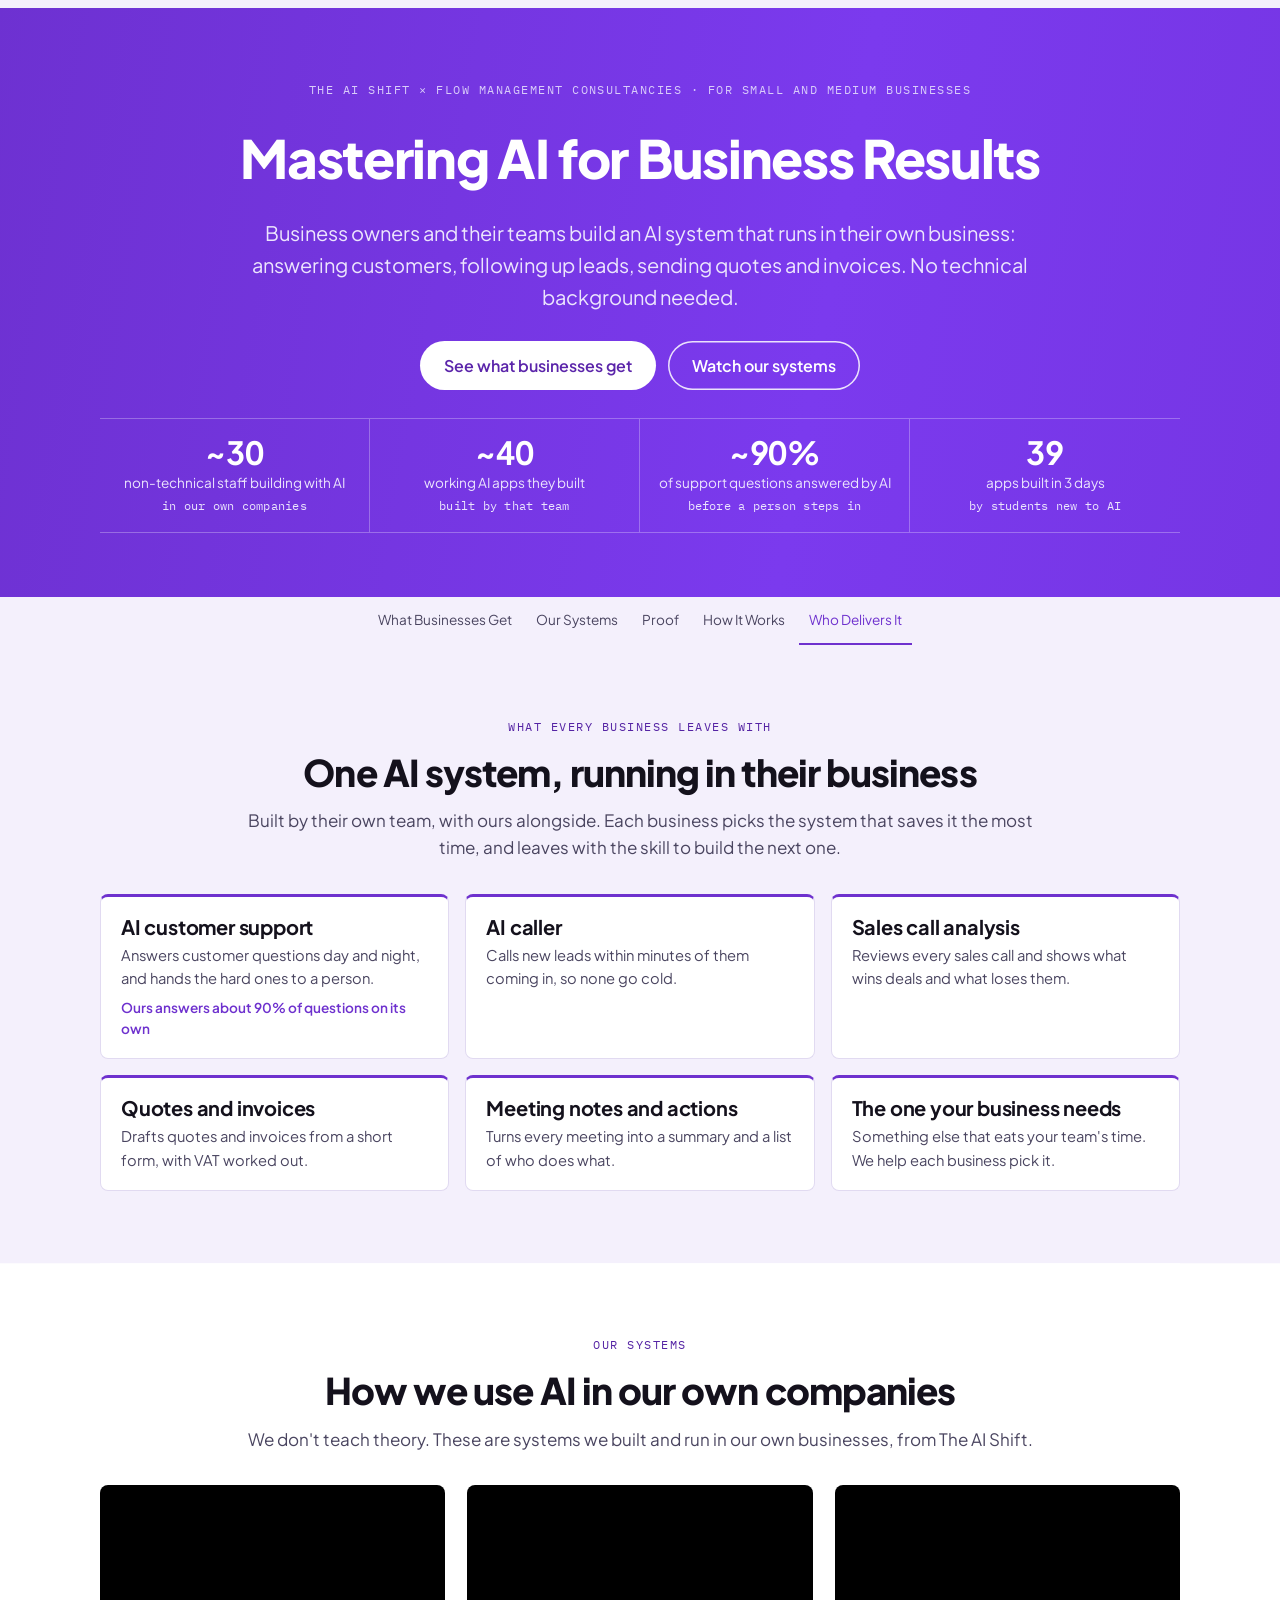
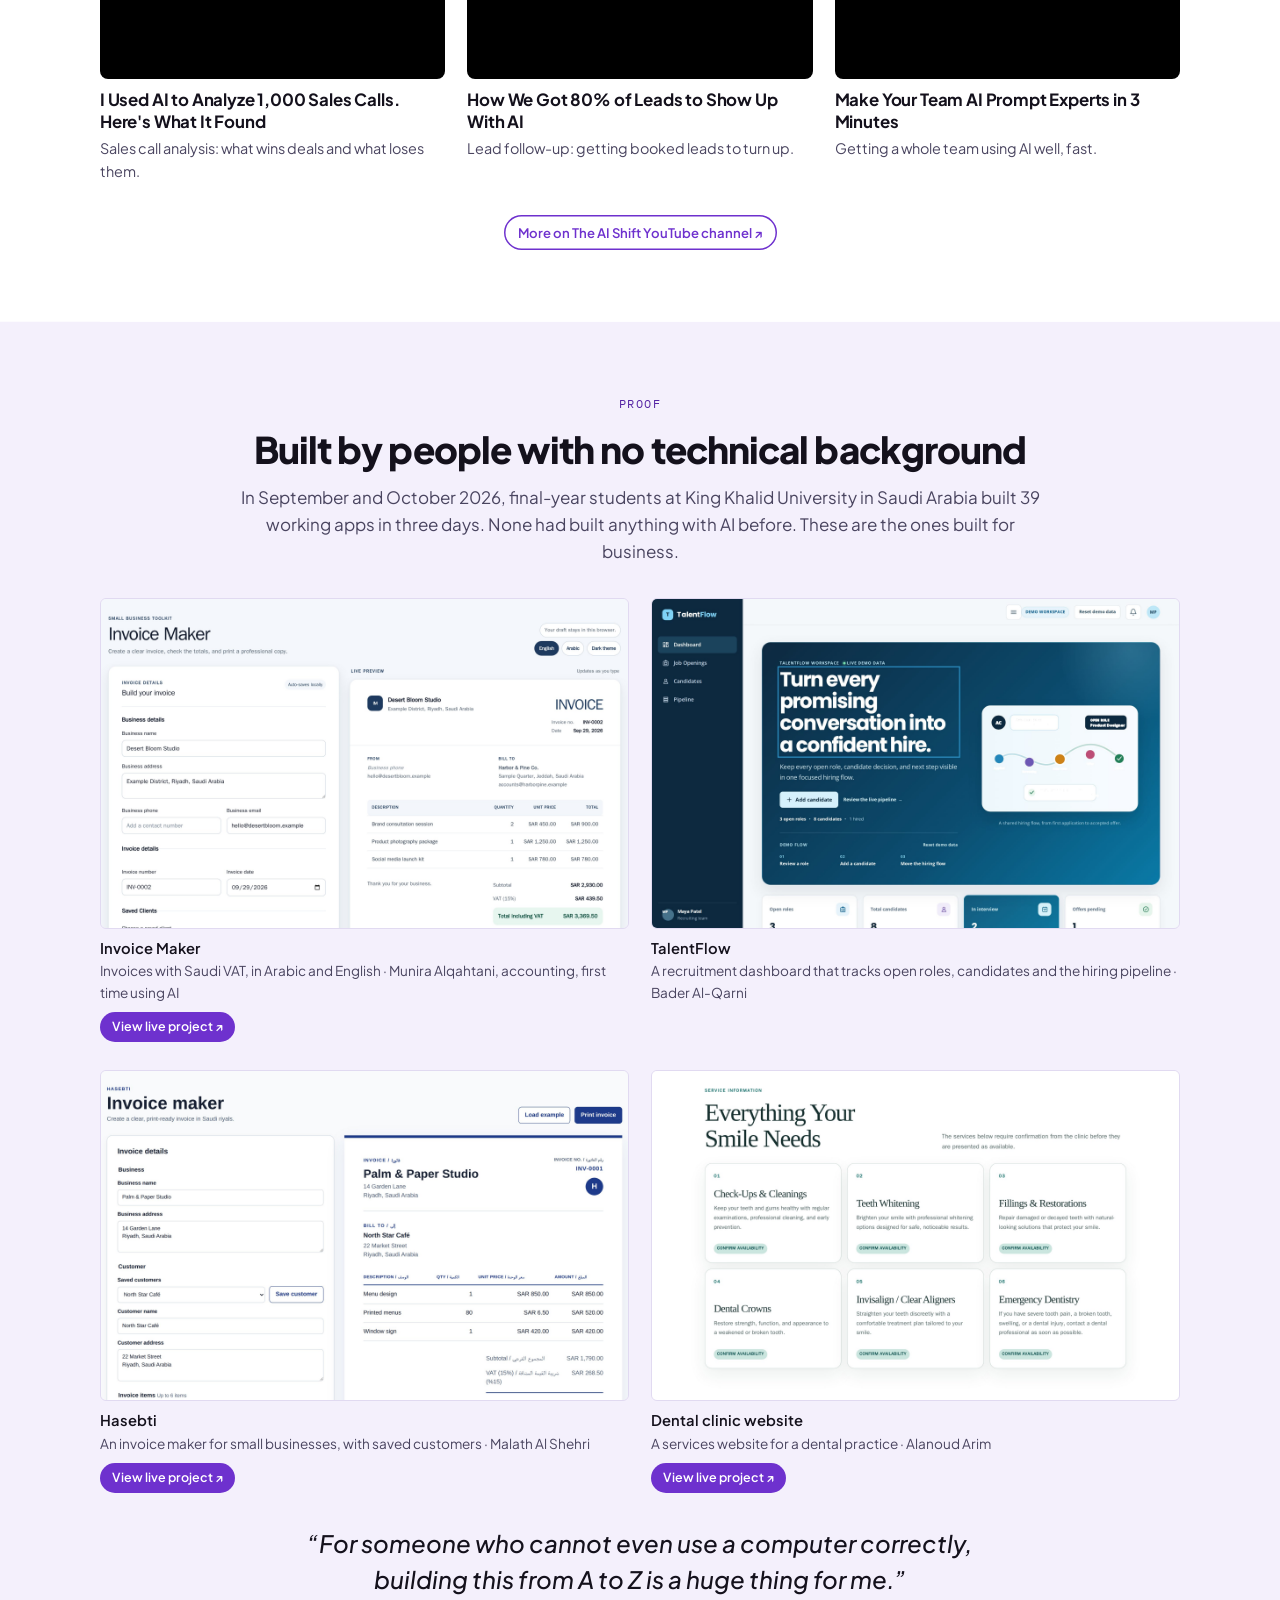
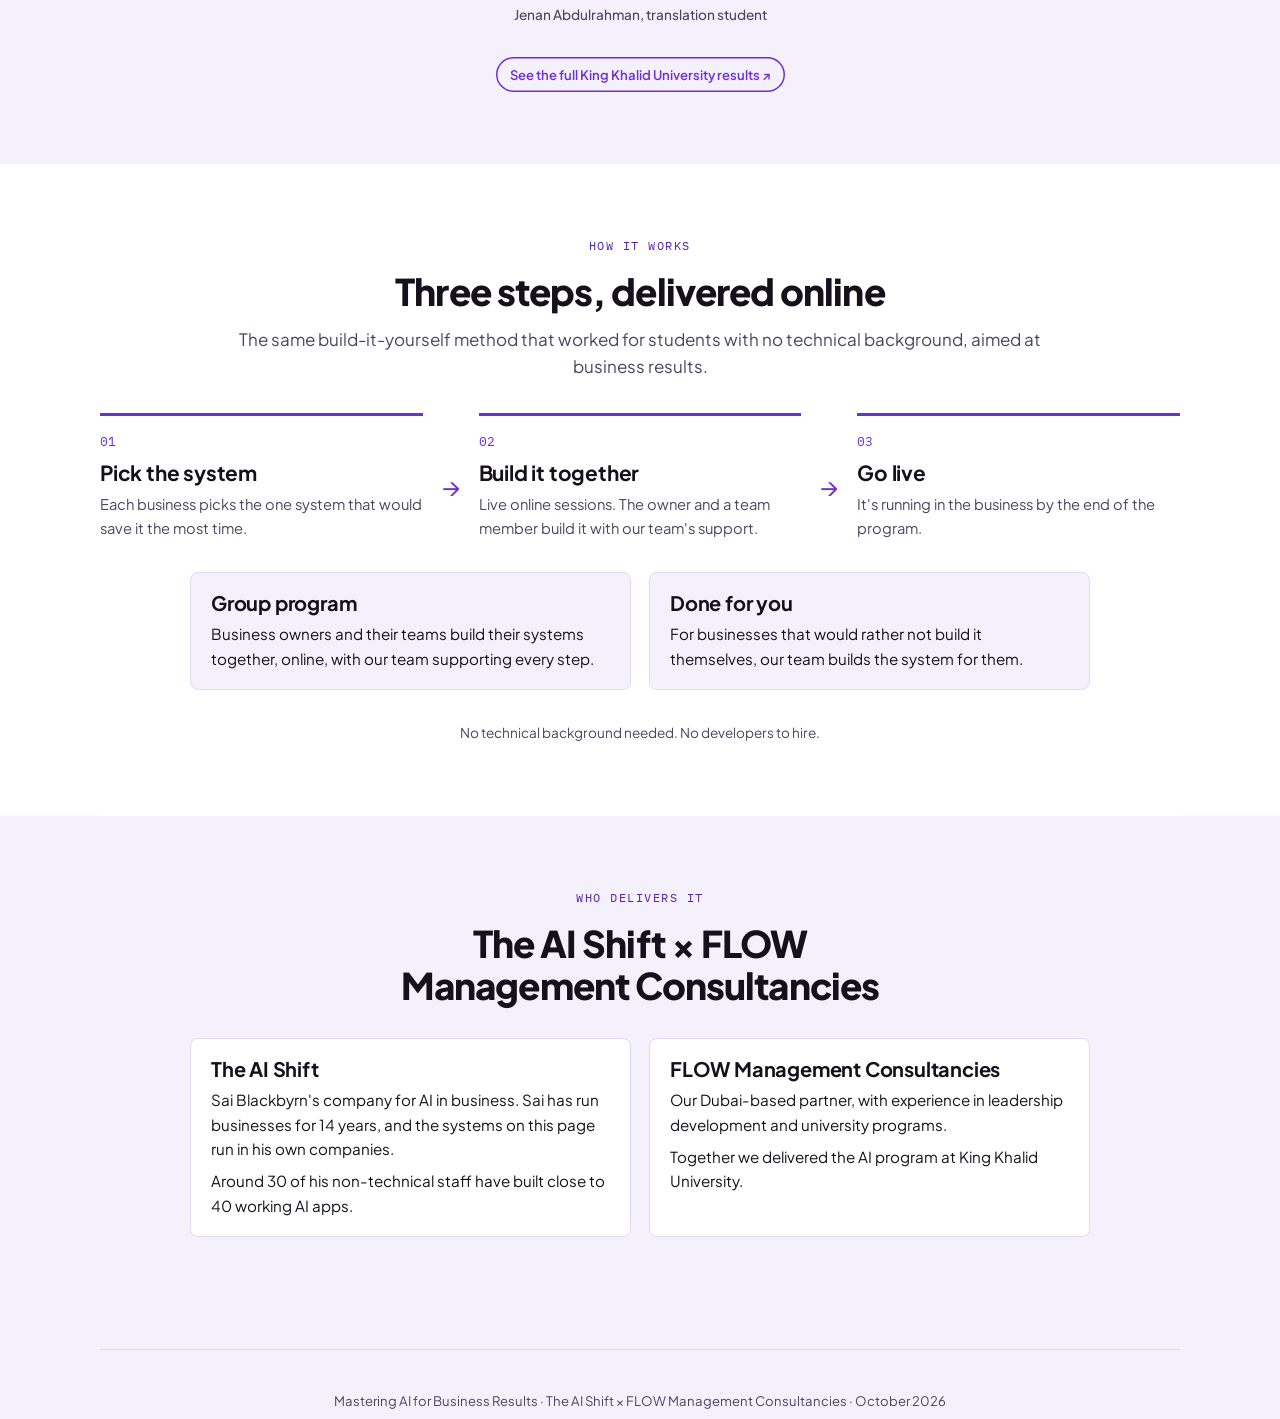
<file: sme/index.html>
<!DOCTYPE html>
<html lang="en">
<head>
<meta charset="utf-8">
<meta name="viewport" content="width=device-width, initial-scale=1, viewport-fit=cover">
<meta name="theme-color" content="#6e31ce">
<title>Mastering AI for Business Results · The AI Shift × FLOW</title>
<meta name="description" content="A practical program where business owners and their teams build an AI system that runs in their own business. No technical background needed.">
<meta name="robots" content="noindex, nofollow">
<meta property="og:type" content="website">
<meta property="og:title" content="Mastering AI for Business Results · The AI Shift × FLOW">
<meta property="og:description" content="Business owners and their teams build an AI system that runs in their own business. No technical background needed.">
<meta property="og:url" content="https://saifai.github.io/ai-readiness/sme/">
<meta property="og:image" content="https://saifai.github.io/ai-readiness/assets/img/l-munira.jpg">
<meta name="twitter:card" content="summary_large_image">
<link rel="preconnect" href="https://fonts.googleapis.com">
<link rel="preconnect" href="https://fonts.gstatic.com" crossorigin>
<link rel="stylesheet" href="https://fonts.googleapis.com/css2?family=Plus+Jakarta+Sans:ital,wght@0,400;0,500;0,600;0,700;0,800;1,500&family=IBM+Plex+Mono:wght@400;500&display=swap">
<link rel="stylesheet" href="../assets/site.css">
</head>
<body class="theme-aishift">
<div class="wrap">

<header class="hero" id="top">
  <div class="eyebrow">The AI Shift × FLOW Management Consultancies · For small and medium businesses</div>
  <h1 class="pname-h1">Mastering AI for Business Results</h1>
  <p class="lede">Business owners and their teams build an AI system that runs in their own business: answering customers, following up leads, sending quotes and invoices. No technical background needed.</p>
  <div class="cta">
    <a class="btn lg" href="#outcomes">See what businesses get</a>
    <a class="btn lg ghost" href="#systems">Watch our systems</a>
  </div>
  <div class="facts">
    <div><b>~30</b><span>non-technical staff building with AI<small>in our own companies</small></span></div>
    <div><b>~40</b><span>working AI apps they built<small>built by that team</small></span></div>
    <div><b>~90%</b><span>of support questions answered by AI<small>before a person steps in</small></span></div>
    <div><b>39</b><span>apps built in 3 days<small>by students new to AI</small></span></div>
  </div>
</header>

<nav class="toc" aria-label="Sections"><ol>
  <li><a href="#outcomes">What Businesses Get</a></li>
  <li><a href="#systems">Our Systems</a></li>
  <li><a href="#proof">Proof</a></li>
  <li><a href="#program">How It Works</a></li>
  <li><a href="#team">Who Delivers It</a></li>
</ol></nav>

<section id="outcomes">
  <div class="stack col">
    <div class="eyebrow">What every business leaves with</div>
    <h2>One AI system, running in their business</h2>
    <p class="muted">Built by their own team, with ours alongside. Each business picks the system that saves it the most time, and leaves with the skill to build the next one.</p>
  </div>
  <div class="sys">
    <div class="card"><h3>AI customer support</h3><p>Answers customer questions day and night, and hands the hard ones to a person.</p><span class="proofline">Ours answers about 90% of questions on its own</span></div>
    <div class="card"><h3>AI caller</h3><p>Calls new leads within minutes of them coming in, so none go cold.</p></div>
    <div class="card"><h3>Sales call analysis</h3><p>Reviews every sales call and shows what wins deals and what loses them.</p></div>
    <div class="card"><h3>Quotes and invoices</h3><p>Drafts quotes and invoices from a short form, with VAT worked out.</p></div>
    <div class="card"><h3>Meeting notes and actions</h3><p>Turns every meeting into a summary and a list of who does what.</p></div>
    <div class="card"><h3>The one your business needs</h3><p>Something else that eats your team's time. We help each business pick it.</p></div>
  </div>
</section>

<section id="systems" class="alt">
  <div class="stack col">
    <div class="eyebrow">Our systems</div>
    <h2>How we use AI in our own companies</h2>
    <p class="muted">We don't teach theory. These are systems we built and run in our own businesses, from The AI Shift.</p>
  </div>
  <div class="videos three">
    <figure><div class="vslot"><iframe src="https://www.youtube-nocookie.com/embed/oGeZHDe-Pfo" title="I Used AI to Analyze 1,000 Sales Calls. Here's What It Found" loading="lazy" allow="accelerometer; autoplay; clipboard-write; encrypted-media; gyroscope; picture-in-picture" allowfullscreen></iframe></div><figcaption><b>I Used AI to Analyze 1,000 Sales Calls. Here's What It Found</b>Sales call analysis: what wins deals and what loses them.</figcaption></figure>
    <figure><div class="vslot"><iframe src="https://www.youtube-nocookie.com/embed/rLO3W2a6hdE" title="How We Got 80% of Leads to Show Up With AI" loading="lazy" allow="accelerometer; autoplay; clipboard-write; encrypted-media; gyroscope; picture-in-picture" allowfullscreen></iframe></div><figcaption><b>How We Got 80% of Leads to Show Up With AI</b>Lead follow-up: getting booked leads to turn up.</figcaption></figure>
    <figure><div class="vslot"><iframe src="https://www.youtube-nocookie.com/embed/FfB1PqTIlL0" title="Make Your Team AI Prompt Experts in 3 Minutes" loading="lazy" allow="accelerometer; autoplay; clipboard-write; encrypted-media; gyroscope; picture-in-picture" allowfullscreen></iframe></div><figcaption><b>Make Your Team AI Prompt Experts in 3 Minutes</b>Getting a whole team using AI well, fast.</figcaption></figure>
  </div>
  <div class="cta"><a class="btn ghost" href="https://www.youtube.com/@The-AI-Shift-0" target="_blank" rel="noopener">More on The AI Shift YouTube channel ↗</a></div>
</section>

<section id="proof">
  <div class="stack col">
    <div class="eyebrow">Proof</div>
    <h2>Built by people with no technical background</h2>
    <p class="muted">In September and October 2026, final-year students at King Khalid University in Saudi Arabia built 39 working apps in three days. None had built anything with AI before. These are the ones built for business.</p>
  </div>
  <div class="gallery two">
    <figure><img src="../assets/img/l-munira.jpg" alt="Invoice Maker with a sample invoice" loading="lazy"><figcaption><b>Invoice Maker</b>Invoices with Saudi VAT, in Arabic and English · Munira Alqahtani, accounting, first time using AI</figcaption><a class="btn" href="https://aishifttraining.github.io/munira-invoice-maker/" target="_blank" rel="noopener">View live project ↗</a></figure>
    <figure><img src="../assets/img/l-m-bader.jpg" alt="TalentFlow, a recruitment dashboard" loading="lazy"><figcaption><b>TalentFlow</b>A recruitment dashboard that tracks open roles, candidates and the hiring pipeline · Bader Al-Qarni</figcaption></figure>
    <figure><img src="../assets/img/l-malath-s.jpg" alt="Hasebti, an invoice maker" loading="lazy"><figcaption><b>Hasebti</b>An invoice maker for small businesses, with saved customers · Malath Al Shehri</figcaption><a class="btn" href="https://aishifttraining.github.io/malath-hasebti-invoice/" target="_blank" rel="noopener">View live project ↗</a></figure>
    <figure><img src="../assets/img/l-alanoud.jpg" alt="A website for a dental clinic" loading="lazy"><figcaption><b>Dental clinic website</b>A services website for a dental practice · Alanoud Arim</figcaption><a class="btn" href="https://aishifttraining.github.io/alanoud-dental-clinic/" target="_blank" rel="noopener">View live project ↗</a></figure>
  </div>
  <blockquote class="lead-quote">“For someone who cannot even use a computer correctly, building this from A to Z is a huge thing for me.”<cite>Jenan Abdulrahman, translation student</cite></blockquote>
  <div class="cta"><a class="btn ghost" href="https://saifai.github.io/kku-ai-hackathon-report/" target="_blank" rel="noopener">See the full King Khalid University results ↗</a></div>
</section>

<section id="program" class="alt">
  <div class="stack col">
    <div class="eyebrow">How it works</div>
    <h2>Three steps, delivered online</h2>
    <p class="muted">The same build-it-yourself method that worked for students with no technical background, aimed at business results.</p>
  </div>
  <div class="flow">
    <div><b>Pick the system</b><p>Each business picks the one system that would save it the most time.</p></div>
    <div><b>Build it together</b><p>Live online sessions. The owner and a team member build it with our team's support.</p></div>
    <div><b>Go live</b><p>It's running in the business by the end of the program.</p></div>
  </div>
  <div class="obs pair">
    <div class="card"><h3>Group program</h3><p>Business owners and their teams build their systems together, online, with our team supporting every step.</p></div>
    <div class="card"><h3>Done for you</h3><p>For businesses that would rather not build it themselves, our team builds the system for them.</p></div>
  </div>
  <p class="note">No technical background needed. No developers to hire.</p>
</section>

<section id="team">
  <div class="stack col">
    <div class="eyebrow">Who delivers it</div>
    <h2>The AI Shift × FLOW Management Consultancies</h2>
  </div>
  <div class="obs pair">
    <div class="card"><h3>The AI Shift</h3><p>Sai Blackbyrn's company for AI in business. Sai has run businesses for 14 years, and the systems on this page run in his own companies.</p><p>Around 30 of his non-technical staff have built close to 40 working AI apps.</p></div>
    <div class="card"><h3>FLOW Management Consultancies</h3><p>Our Dubai-based partner, with experience in leadership development and university programs.</p><p>Together we delivered the AI program at King Khalid University.</p></div>
  </div>
</section>

<footer>Mastering AI for Business Results · The AI Shift × FLOW Management Consultancies · October 2026</footer>

</div>

<script>
(() => {
  const links = [...document.querySelectorAll('.toc a')];
  const secs = [...document.querySelectorAll('section[id]')];
  if (!('IntersectionObserver' in window)) return;
  const io = new IntersectionObserver(entries => {
    entries.forEach(e => {
      if (!e.isIntersecting) return;
      links.forEach(a => a.classList.toggle('on', a.getAttribute('href') === '#' + e.target.id));
      const a = links.find(l => l.classList.contains('on'));
      if (a) { const ol = a.closest('ol'); ol.scrollLeft = a.offsetLeft - ol.clientWidth / 2 + a.offsetWidth / 2; }
    });
  }, { rootMargin: '-45% 0px -50% 0px' });
  secs.forEach(sec => io.observe(sec));
})();
</script>
</body>
</html>
</file>
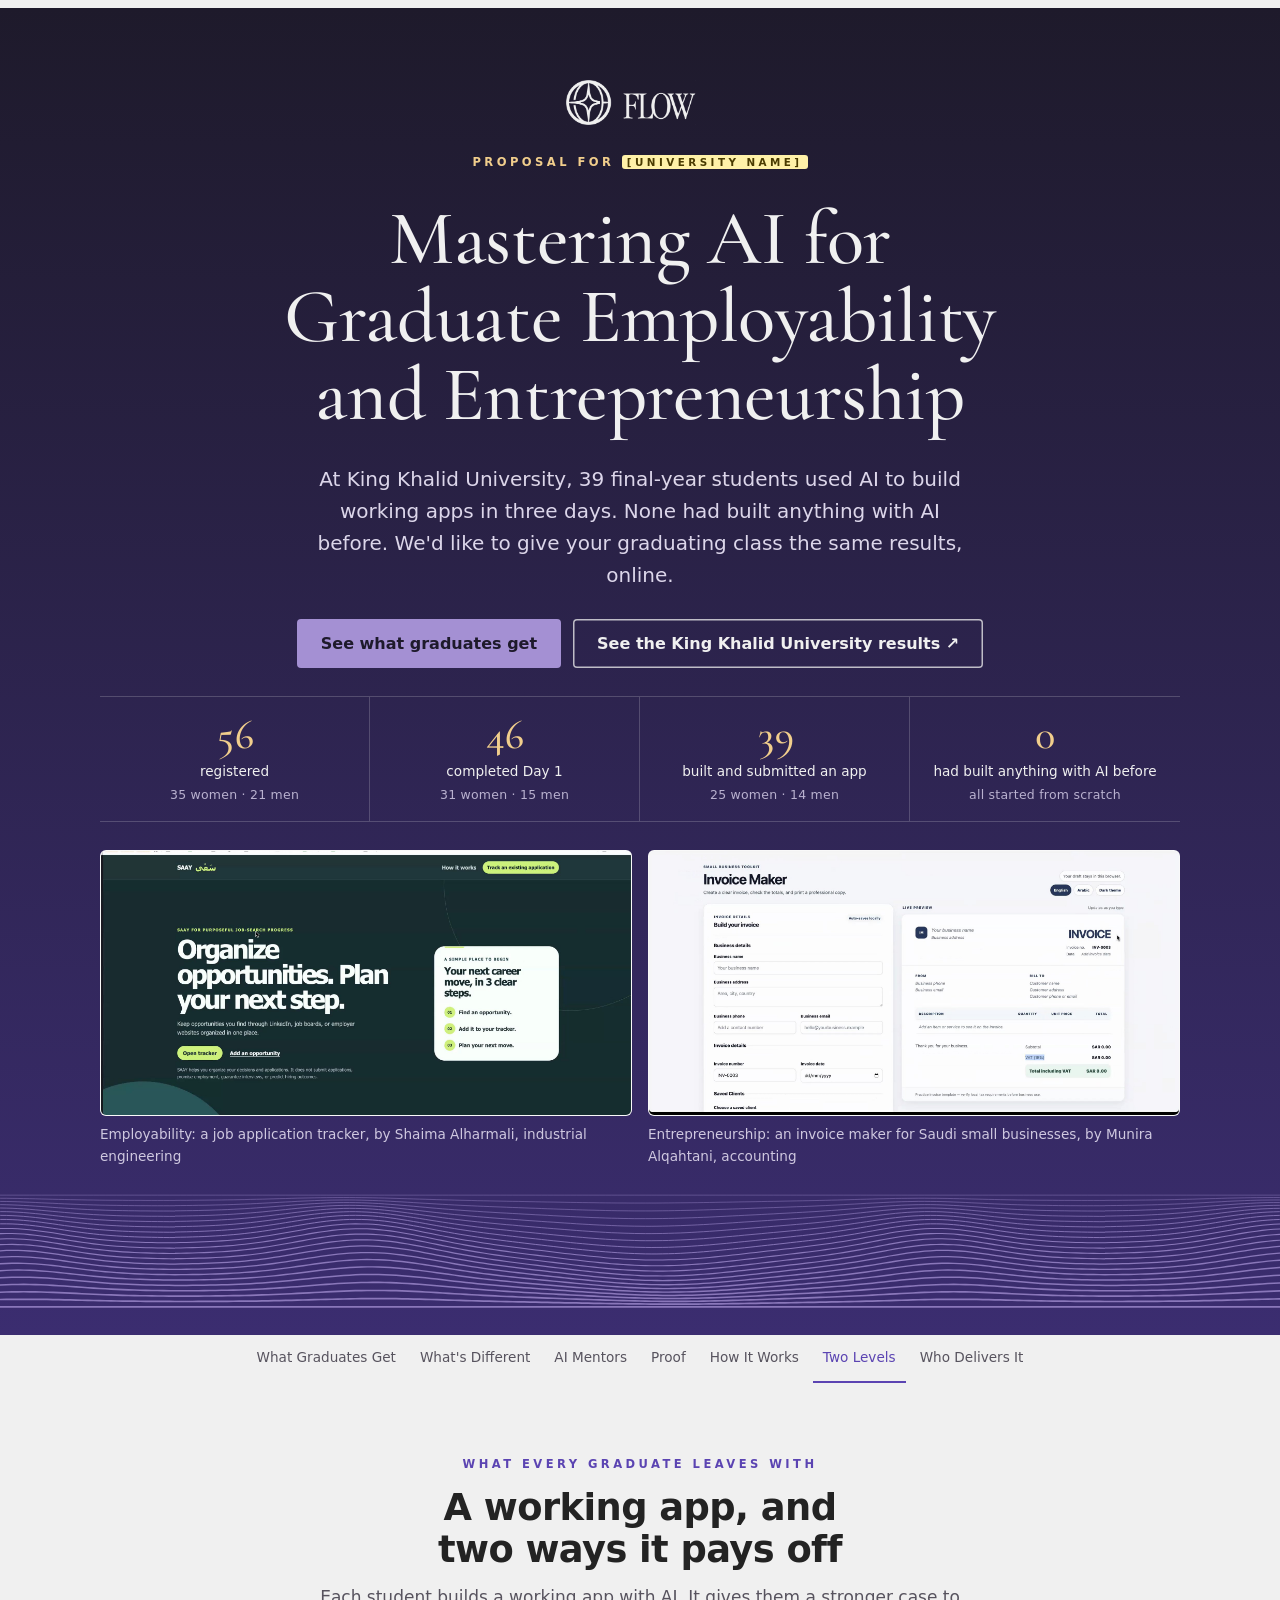
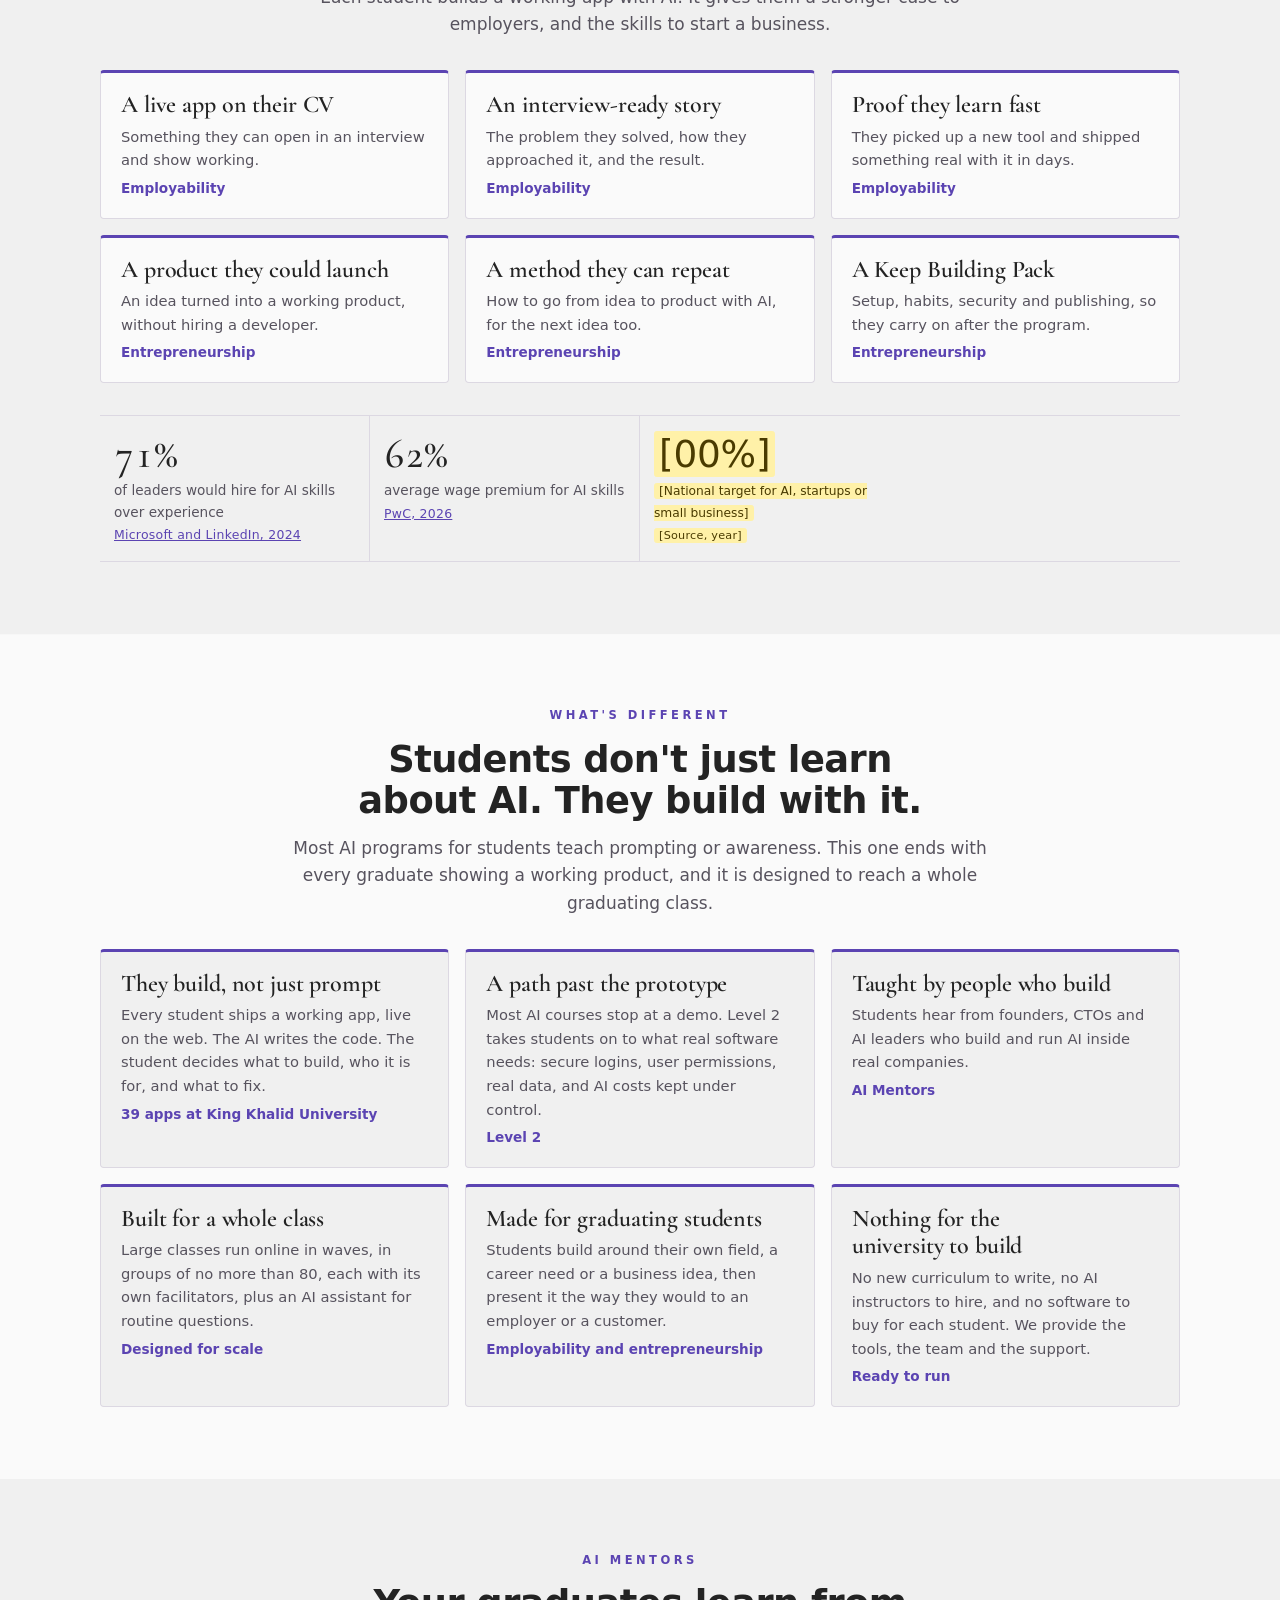
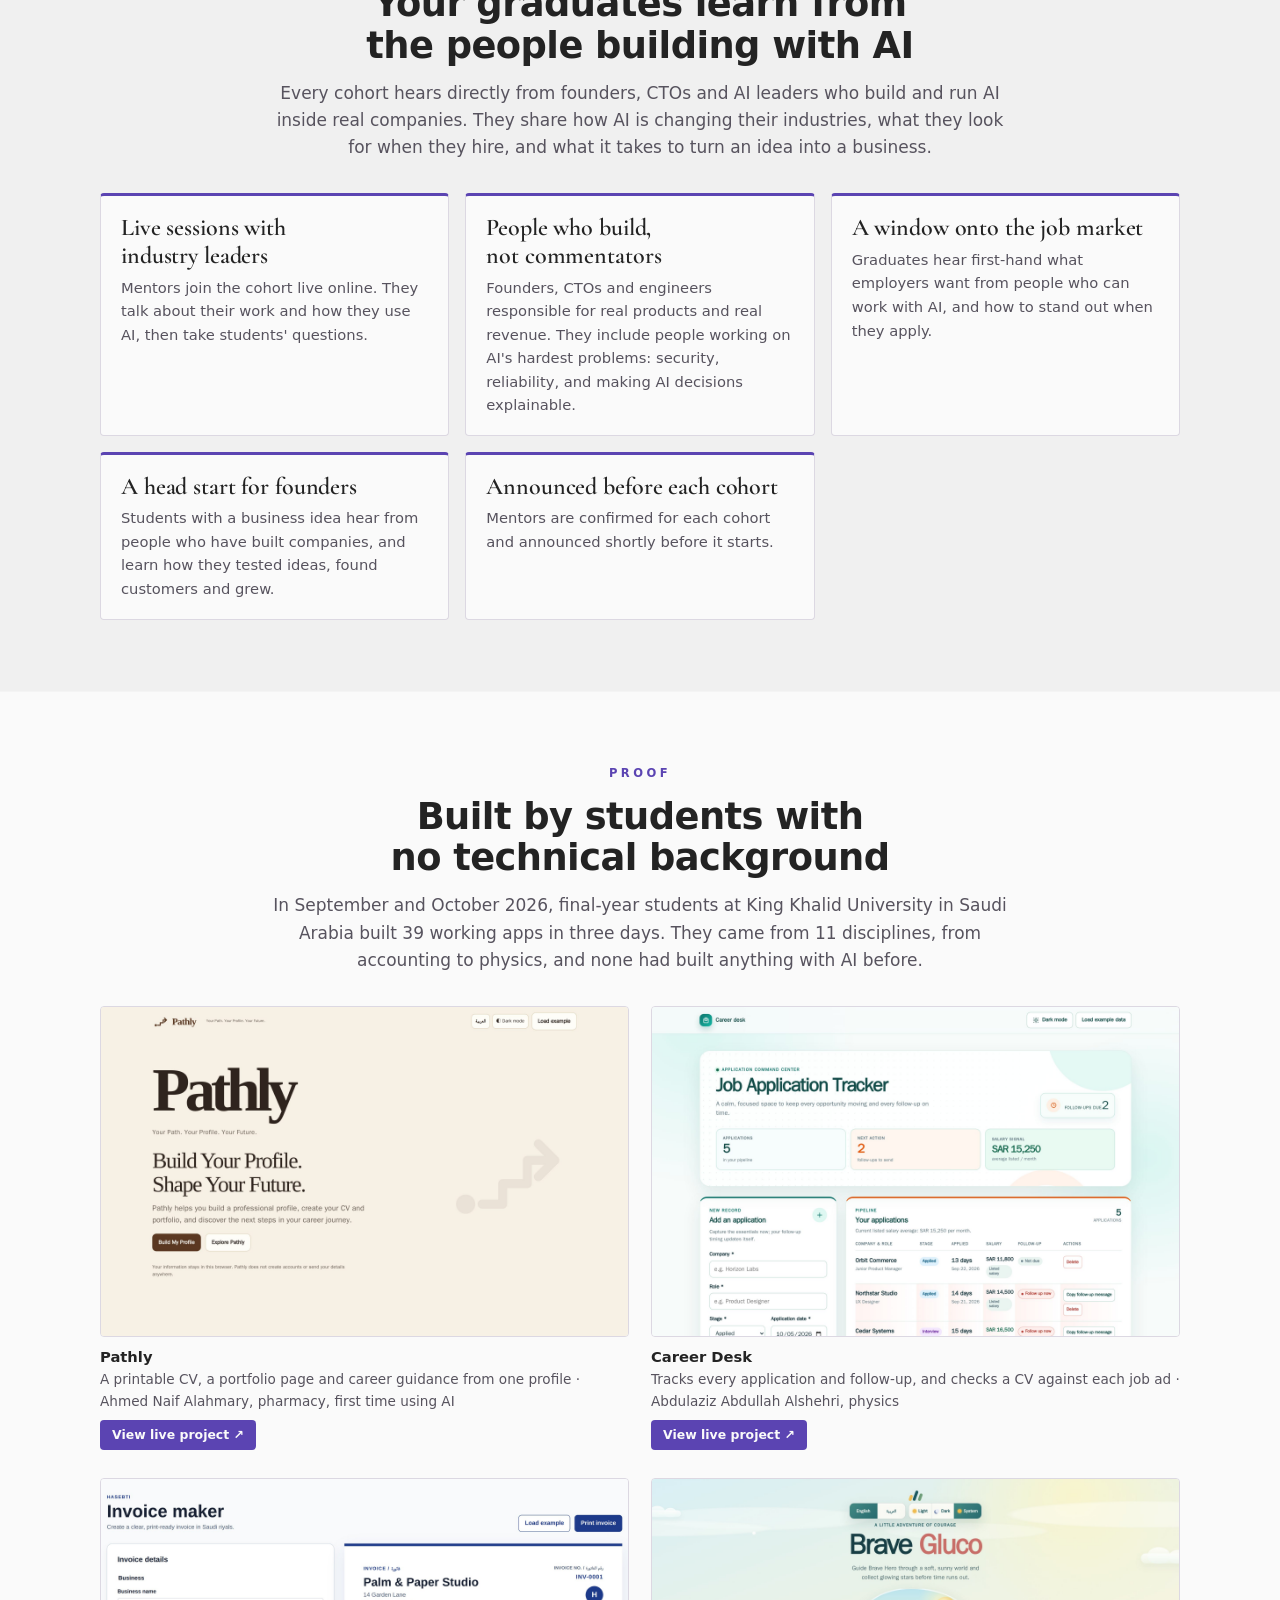
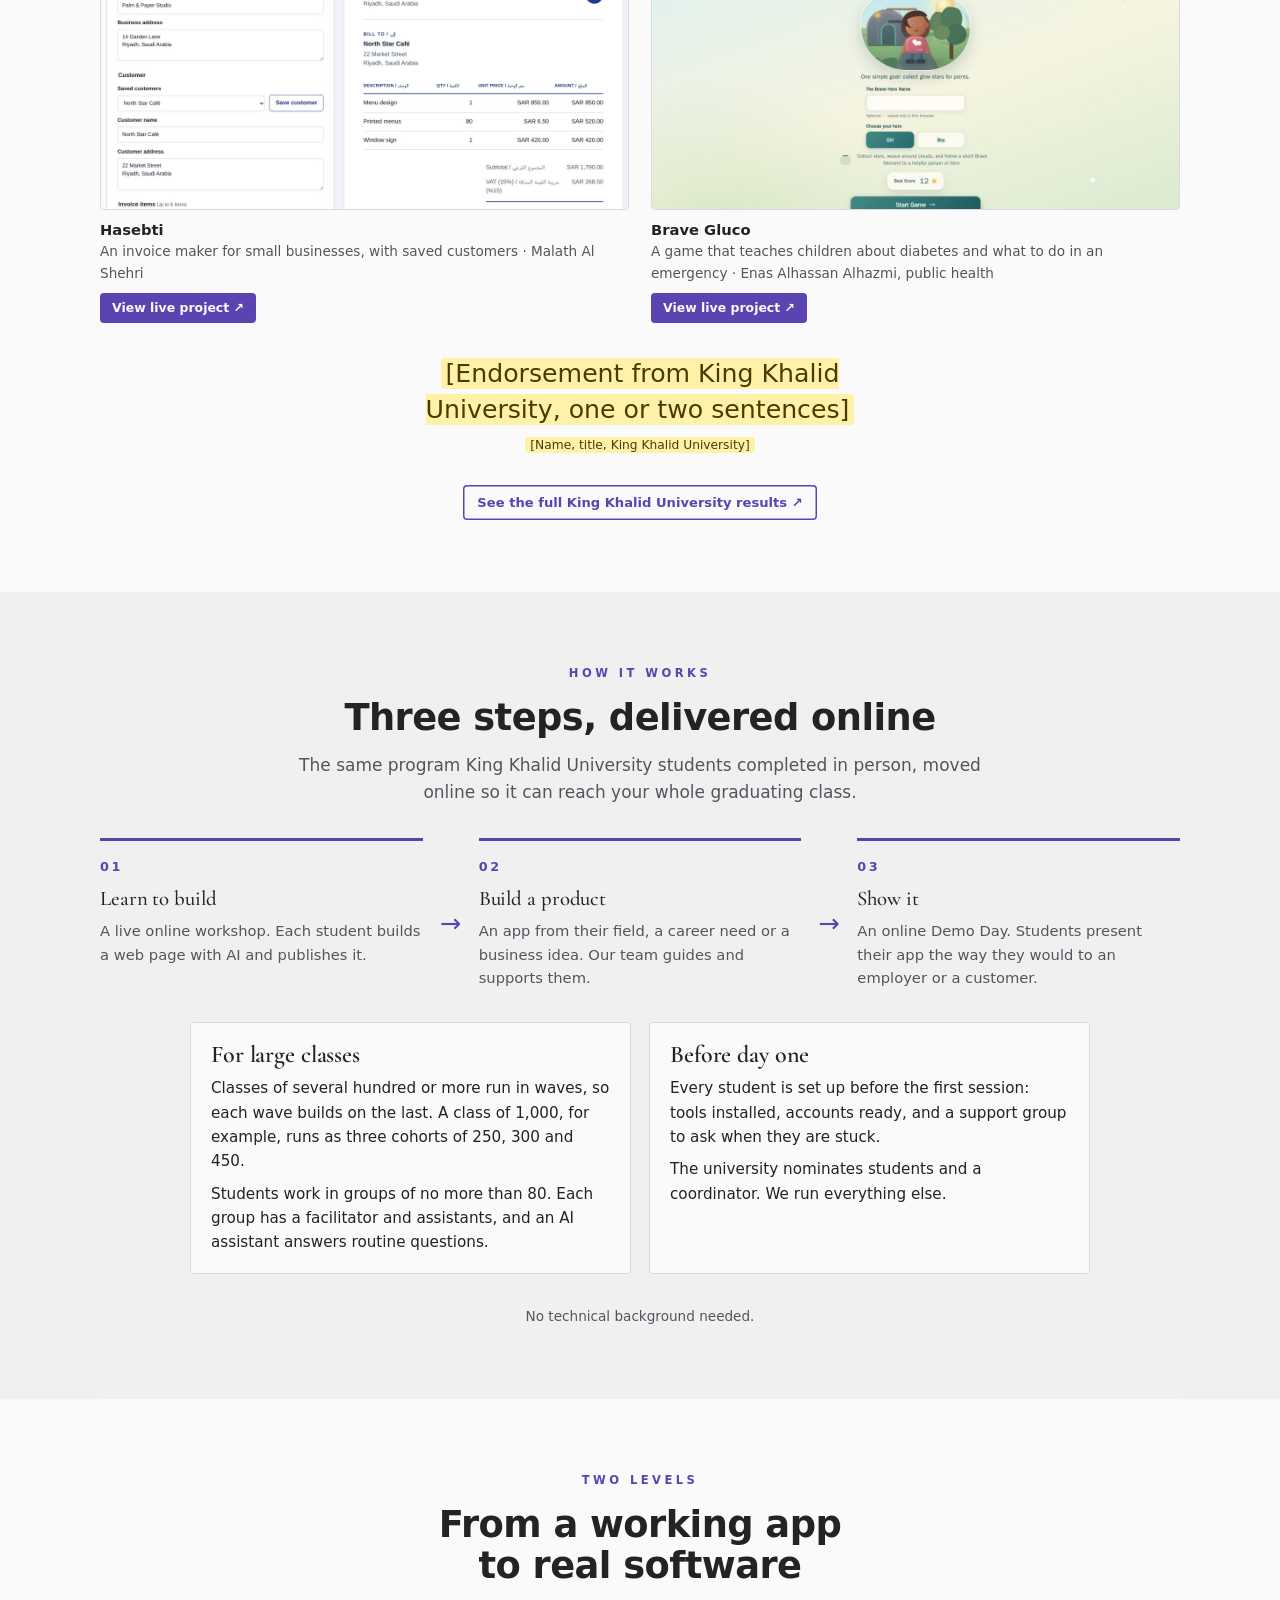
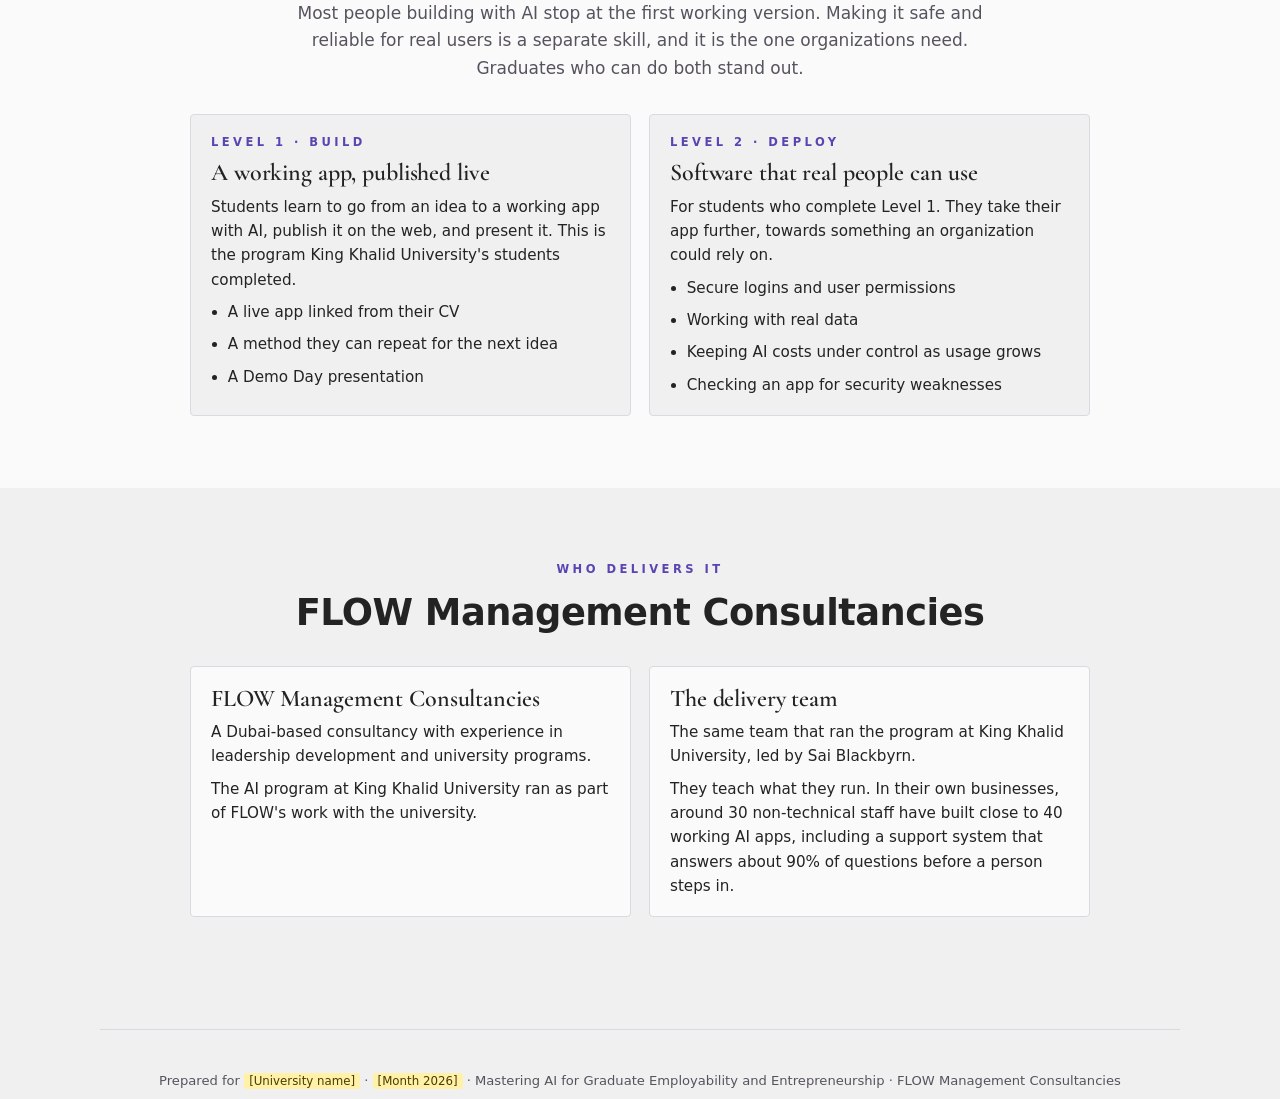
<file: university/index.html>
<!DOCTYPE html>
<html lang="en">
<head>
<meta charset="utf-8">
<meta name="viewport" content="width=device-width, initial-scale=1, viewport-fit=cover">
<meta name="theme-color" content="#e4dcf3">
<title>Mastering AI for Graduate Employability and Entrepreneurship · FLOW</title>
<meta name="description" content="39 final-year students at King Khalid University used AI to build working apps in three days. A proposal to give your graduating class two outcomes: a stronger case to employers, and the skills to build a business.">
<meta name="robots" content="noindex, nofollow">
<meta property="og:type" content="website">
<meta property="og:title" content="Mastering AI for Graduate Employability and Entrepreneurship · FLOW">
<meta property="og:description" content="39 students with no technical background built working apps with AI in three days. A proposal to bring the program to your graduating class, online.">
<meta property="og:url" content="https://saifai.github.io/ai-readiness/university/">
<meta property="og:image" content="https://saifai.github.io/ai-readiness/assets/img/z-shaima-1.jpg">
<meta name="twitter:card" content="summary_large_image">
<link rel="preconnect" href="https://fonts.googleapis.com">
<link rel="preconnect" href="https://fonts.gstatic.com" crossorigin>
<link rel="stylesheet" href="https://fonts.googleapis.com/css2?family=Cormorant+Garamond:wght@500;600&display=swap">
<link rel="stylesheet" href="https://api.fontshare.com/v2/css?f[]=satoshi@400,500,700&display=swap">
<link rel="stylesheet" href="../assets/site.css">
</head>
<body class="theme-flow">
<!--
  Generic university template. To use it for an appointment:
  copy this folder (e.g. to /emirates/), then replace every <mark class="tbc">…</mark>
  with the real text and remove the mark tags. Also update og:url and the footer date.
-->
<div class="wrap">

<header class="hero" id="top">
  <span class="flow-logo" role="img" aria-label="FLOW"></span>
  <div class="eyebrow">Proposal for <mark class="tbc">[University name]</mark></div>
  <h1 class="pname-h1">Mastering AI for Graduate Employability and Entrepreneurship</h1>
  <p class="lede">At King Khalid University, 39 final-year students used AI to build working apps in three days. None had built anything with AI before. We'd like to give your graduating class the same results, online.</p>
  <div class="cta">
    <a class="btn lg" href="#outcomes">See what graduates get</a>
    <a class="btn lg ghost" href="https://saifai.github.io/kku-ai-hackathon-report/" target="_blank" rel="noopener">See the King Khalid University results ↗</a>
  </div>
  <div class="facts">
    <div><b>56</b><span>registered<small>35 women · 21 men</small></span></div>
    <div><b>46</b><span>completed Day 1<small>31 women · 15 men</small></span></div>
    <div><b>39</b><span>built and submitted an app<small>25 women · 14 men</small></span></div>
    <div><b>0</b><span>had built anything with AI before<small>all started from scratch</small></span></div>
  </div>
  <div class="cover-figs">
    <figure><img src="../assets/img/z-shaima-1.jpg" alt="SAAY, a job application tracker by Shaima Alharmali"><figcaption>Employability: a job application tracker, by Shaima Alharmali, industrial engineering</figcaption></figure>
    <figure><img src="../assets/img/z-munira-1.jpg" alt="An invoice maker for Saudi small businesses by Munira Mansour Alqahtani"><figcaption>Entrepreneurship: an invoice maker for Saudi small businesses, by Munira Alqahtani, accounting</figcaption></figure>
  </div>
</header>

<nav class="toc" aria-label="Sections"><ol>
  <li><a href="#outcomes">What Graduates Get</a></li>
  <li><a href="#different">What's Different</a></li>
  <li><a href="#mentors">AI Mentors</a></li>
  <li><a href="#proof">Proof</a></li>
  <li><a href="#program">How It Works</a></li>
  <li><a href="#levels">Two Levels</a></li>
  <li><a href="#team">Who Delivers It</a></li>
</ol></nav>

<section id="outcomes">
  <div class="stack col">
    <div class="eyebrow">What every graduate leaves with</div>
    <h2>A working app, and two ways it pays off</h2>
    <p class="muted">Each student builds a working app with AI. It gives them a stronger case to employers, and the skills to start a business.</p>
  </div>
  <div class="sys">
    <div class="card"><h3>A live app on their CV</h3><p>Something they can open in an interview and show working.</p><span class="proofline">Employability</span></div>
    <div class="card"><h3>An interview-ready story</h3><p>The problem they solved, how they approached it, and the result.</p><span class="proofline">Employability</span></div>
    <div class="card"><h3>Proof they learn fast</h3><p>They picked up a new tool and shipped something real with it in days.</p><span class="proofline">Employability</span></div>
    <div class="card"><h3>A product they could launch</h3><p>An idea turned into a working product, without hiring a developer.</p><span class="proofline">Entrepreneurship</span></div>
    <div class="card"><h3>A method they can repeat</h3><p>How to go from idea to product with AI, for the next idea too.</p><span class="proofline">Entrepreneurship</span></div>
    <div class="card"><h3>A Keep Building Pack</h3><p>Setup, habits, security and publishing, so they carry on after the program.</p><span class="proofline">Entrepreneurship</span></div>
  </div>
  <div class="facts">
    <div><b>71%</b><span>of leaders would hire for AI skills over experience<small><a href="https://www.microsoft.com/en-us/worklab/work-trend-index/ai-at-work-is-here-now-comes-the-hard-part" target="_blank" rel="noopener">Microsoft and LinkedIn, 2024</a></small></span></div>
    <div><b>62%</b><span>average wage premium for AI skills<small><a href="https://www.pwc.com/gx/en/news-room/press-releases/2026/pwc-2026-ai-jobs-barometer.html" target="_blank" rel="noopener">PwC, 2026</a></small></span></div>
    <!-- National figure: swap in one from the country's own strategy
         (e.g. UAE National AI Strategy 2031, Thailand 4.0, IndiaAI Mission, Saudi Vision 2030 / Monsha'at). -->
    <div><b><mark class="tbc">[00%]</mark></b><span><mark class="tbc">[National target for AI, startups or small business]</mark><small><mark class="tbc">[Source, year]</mark></small></span></div>
  </div>
</section>

<section id="different" class="alt">
  <div class="stack col">
    <div class="eyebrow">What's different</div>
    <h2>Students don't just learn about AI. They build with it.</h2>
    <p class="muted">Most AI programs for students teach prompting or awareness. This one ends with every graduate showing a working product, and it is designed to reach a whole graduating class.</p>
  </div>
  <div class="sys">
    <div class="card"><h3>They build, not just prompt</h3><p>Every student ships a working app, live on the web. The AI writes the code. The student decides what to build, who it is for, and what to fix.</p><span class="proofline">39 apps at King Khalid University</span></div>
    <div class="card"><h3>A path past the prototype</h3><p>Most AI courses stop at a demo. Level 2 takes students on to what real software needs: secure logins, user permissions, real data, and AI costs kept under control.</p><span class="proofline">Level 2</span></div>
    <div class="card"><h3>Taught by people who build</h3><p>Students hear from founders, CTOs and AI leaders who build and run AI inside real companies.</p><span class="proofline">AI Mentors</span></div>
    <div class="card"><h3>Built for a whole class</h3><p>Large classes run online in waves, in groups of no more than 80, each with its own facilitators, plus an AI assistant for routine questions.</p><span class="proofline">Designed for scale</span></div>
    <div class="card"><h3>Made for graduating students</h3><p>Students build around their own field, a career need or a business idea, then present it the way they would to an employer or a customer.</p><span class="proofline">Employability and entrepreneurship</span></div>
    <div class="card"><h3>Nothing for the university to build</h3><p>No new curriculum to write, no AI instructors to hire, and no software to buy for each student. We provide the tools, the team and the support.</p><span class="proofline">Ready to run</span></div>
  </div>
</section>

<section id="mentors">
  <div class="stack col">
    <div class="eyebrow">AI Mentors</div>
    <h2>Your graduates learn from the people building with AI</h2>
    <p class="muted">Every cohort hears directly from founders, CTOs and AI leaders who build and run AI inside real companies. They share how AI is changing their industries, what they look for when they hire, and what it takes to turn an idea into a business.</p>
  </div>
  <div class="sys">
    <div class="card"><h3>Live sessions with industry leaders</h3><p>Mentors join the cohort live online. They talk about their work and how they use AI, then take students' questions.</p></div>
    <div class="card"><h3>People who build, not commentators</h3><p>Founders, CTOs and engineers responsible for real products and real revenue. They include people working on AI's hardest problems: security, reliability, and making AI decisions explainable.</p></div>
    <div class="card"><h3>A window onto the job market</h3><p>Graduates hear first-hand what employers want from people who can work with AI, and how to stand out when they apply.</p></div>
    <div class="card"><h3>A head start for founders</h3><p>Students with a business idea hear from people who have built companies, and learn how they tested ideas, found customers and grew.</p></div>
    <div class="card"><h3>Announced before each cohort</h3><p>Mentors are confirmed for each cohort and announced shortly before it starts.</p></div>
  </div>
</section>

<section id="proof" class="alt">
  <div class="stack col">
    <div class="eyebrow">Proof</div>
    <h2>Built by students with no technical background</h2>
    <p class="muted">In September and October 2026, final-year students at King Khalid University in Saudi Arabia built 39 working apps in three days. They came from 11 disciplines, from accounting to physics, and none had built anything with AI before.</p>
  </div>
  <div class="gallery two">
    <figure><img src="../assets/img/b-ahmed-1.jpg" alt="Pathly, a CV and career guidance app" loading="lazy"><figcaption><b>Pathly</b>A printable CV, a portfolio page and career guidance from one profile · Ahmed Naif Alahmary, pharmacy, first time using AI</figcaption><a class="btn" href="https://ahmed-naif.github.io/kku-hackathon-project/" target="_blank" rel="noopener">View live project ↗</a></figure>
    <figure><img src="../assets/img/b-abdulaziz-1.jpg" alt="Career Desk, a job application tracker" loading="lazy"><figcaption><b>Career Desk</b>Tracks every application and follow-up, and checks a CV against each job ad · Abdulaziz Abdullah Alshehri, physics</figcaption><a class="btn" href="https://aishifttraining.github.io/abdulaziz-job-tracker/" target="_blank" rel="noopener">View live project ↗</a></figure>
    <figure><img src="../assets/img/l-malath-s.jpg" alt="Hasebti, an invoice maker" loading="lazy"><figcaption><b>Hasebti</b>An invoice maker for small businesses, with saved customers · Malath Al Shehri</figcaption><a class="btn" href="https://aishifttraining.github.io/malath-hasebti-invoice/" target="_blank" rel="noopener">View live project ↗</a></figure>
    <figure><img src="../assets/img/l-enas.jpg" alt="Brave Gluco, a game about diabetes for children" loading="lazy"><figcaption><b>Brave Gluco</b>A game that teaches children about diabetes and what to do in an emergency · Enas Alhassan Alhazmi, public health</figcaption><a class="btn" href="https://enasalhazmi.github.io/kku-site/" target="_blank" rel="noopener">View live project ↗</a></figure>
  </div>
  <blockquote class="lead-quote"><mark class="tbc">[Endorsement from King Khalid University, one or two sentences]</mark><cite><mark class="tbc">[Name, title, King Khalid University]</mark></cite></blockquote>
  <div class="cta"><a class="btn ghost" href="https://saifai.github.io/kku-ai-hackathon-report/" target="_blank" rel="noopener">See the full King Khalid University results ↗</a></div>
</section>

<section id="program">
  <div class="stack col">
    <div class="eyebrow">How it works</div>
    <h2>Three steps, delivered online</h2>
    <p class="muted">The same program King Khalid University students completed in person, moved online so it can reach your whole graduating class.</p>
  </div>
  <div class="flow">
    <div><b>Learn to build</b><p>A live online workshop. Each student builds a web page with AI and publishes it.</p></div>
    <div><b>Build a product</b><p>An app from their field, a career need or a business idea. Our team guides and supports them.</p></div>
    <div><b>Show it</b><p>An online Demo Day. Students present their app the way they would to an employer or a customer.</p></div>
  </div>
  <div class="obs pair">
    <div class="card"><h3>For large classes</h3><p>Classes of several hundred or more run in waves, so each wave builds on the last. A class of 1,000, for example, runs as three cohorts of 250, 300 and 450.</p><p>Students work in groups of no more than 80. Each group has a facilitator and assistants, and an AI assistant answers routine questions.</p></div>
    <div class="card"><h3>Before day one</h3><p>Every student is set up before the first session: tools installed, accounts ready, and a support group to ask when they are stuck.</p><p>The university nominates students and a coordinator. We run everything else.</p></div>
  </div>
  <p class="note">No technical background needed.</p>
</section>

<section id="levels" class="alt">
  <div class="stack col">
    <div class="eyebrow">Two levels</div>
    <h2>From a working app to real software</h2>
    <p class="muted">Most people building with AI stop at the first working version. Making it safe and reliable for real users is a separate skill, and it is the one organizations need. Graduates who can do both stand out.</p>
  </div>
  <div class="obs pair">
    <div class="card"><div class="eyebrow">Level 1 · Build</div><h3>A working app, published live</h3><p>Students learn to go from an idea to a working app with AI, publish it on the web, and present it. This is the program King Khalid University's students completed.</p><ul><li>A live app linked from their CV</li><li>A method they can repeat for the next idea</li><li>A Demo Day presentation</li></ul></div>
    <div class="card"><div class="eyebrow">Level 2 · Deploy</div><h3>Software that real people can use</h3><p>For students who complete Level 1. They take their app further, towards something an organization could rely on.</p><ul><li>Secure logins and user permissions</li><li>Working with real data</li><li>Keeping AI costs under control as usage grows</li><li>Checking an app for security weaknesses</li></ul></div>
  </div>
</section>

<section id="team">
  <div class="stack col">
    <div class="eyebrow">Who delivers it</div>
    <h2>FLOW Management Consultancies</h2>
  </div>
  <div class="obs pair">
    <div class="card"><h3>FLOW Management Consultancies</h3><p>A Dubai-based consultancy with experience in leadership development and university programs.</p><p>The AI program at King Khalid University ran as part of FLOW's work with the university.</p></div>
    <div class="card"><h3>The delivery team</h3><p>The same team that ran the program at King Khalid University, led by Sai Blackbyrn.</p><p>They teach what they run. In their own businesses, around 30 non-technical staff have built close to 40 working AI apps, including a support system that answers about 90% of questions before a person steps in.</p></div>
  </div>
</section>

<footer>Prepared for <mark class="tbc">[University name]</mark> · <mark class="tbc">[Month 2026]</mark> · Mastering AI for Graduate Employability and Entrepreneurship · FLOW Management Consultancies</footer>

</div>

<script>
(() => {
  const links = [...document.querySelectorAll('.toc a')];
  const secs = [...document.querySelectorAll('section[id]')];
  if (!('IntersectionObserver' in window)) return;
  const io = new IntersectionObserver(entries => {
    entries.forEach(e => {
      if (!e.isIntersecting) return;
      links.forEach(a => a.classList.toggle('on', a.getAttribute('href') === '#' + e.target.id));
      const a = links.find(l => l.classList.contains('on'));
      if (a) { const ol = a.closest('ol'); ol.scrollLeft = a.offsetLeft - ol.clientWidth / 2 + a.offsetWidth / 2; }
    });
  }, { rootMargin: '-45% 0px -50% 0px' });
  secs.forEach(sec => io.observe(sec));
})();
</script>
</body>
</html>
</file>
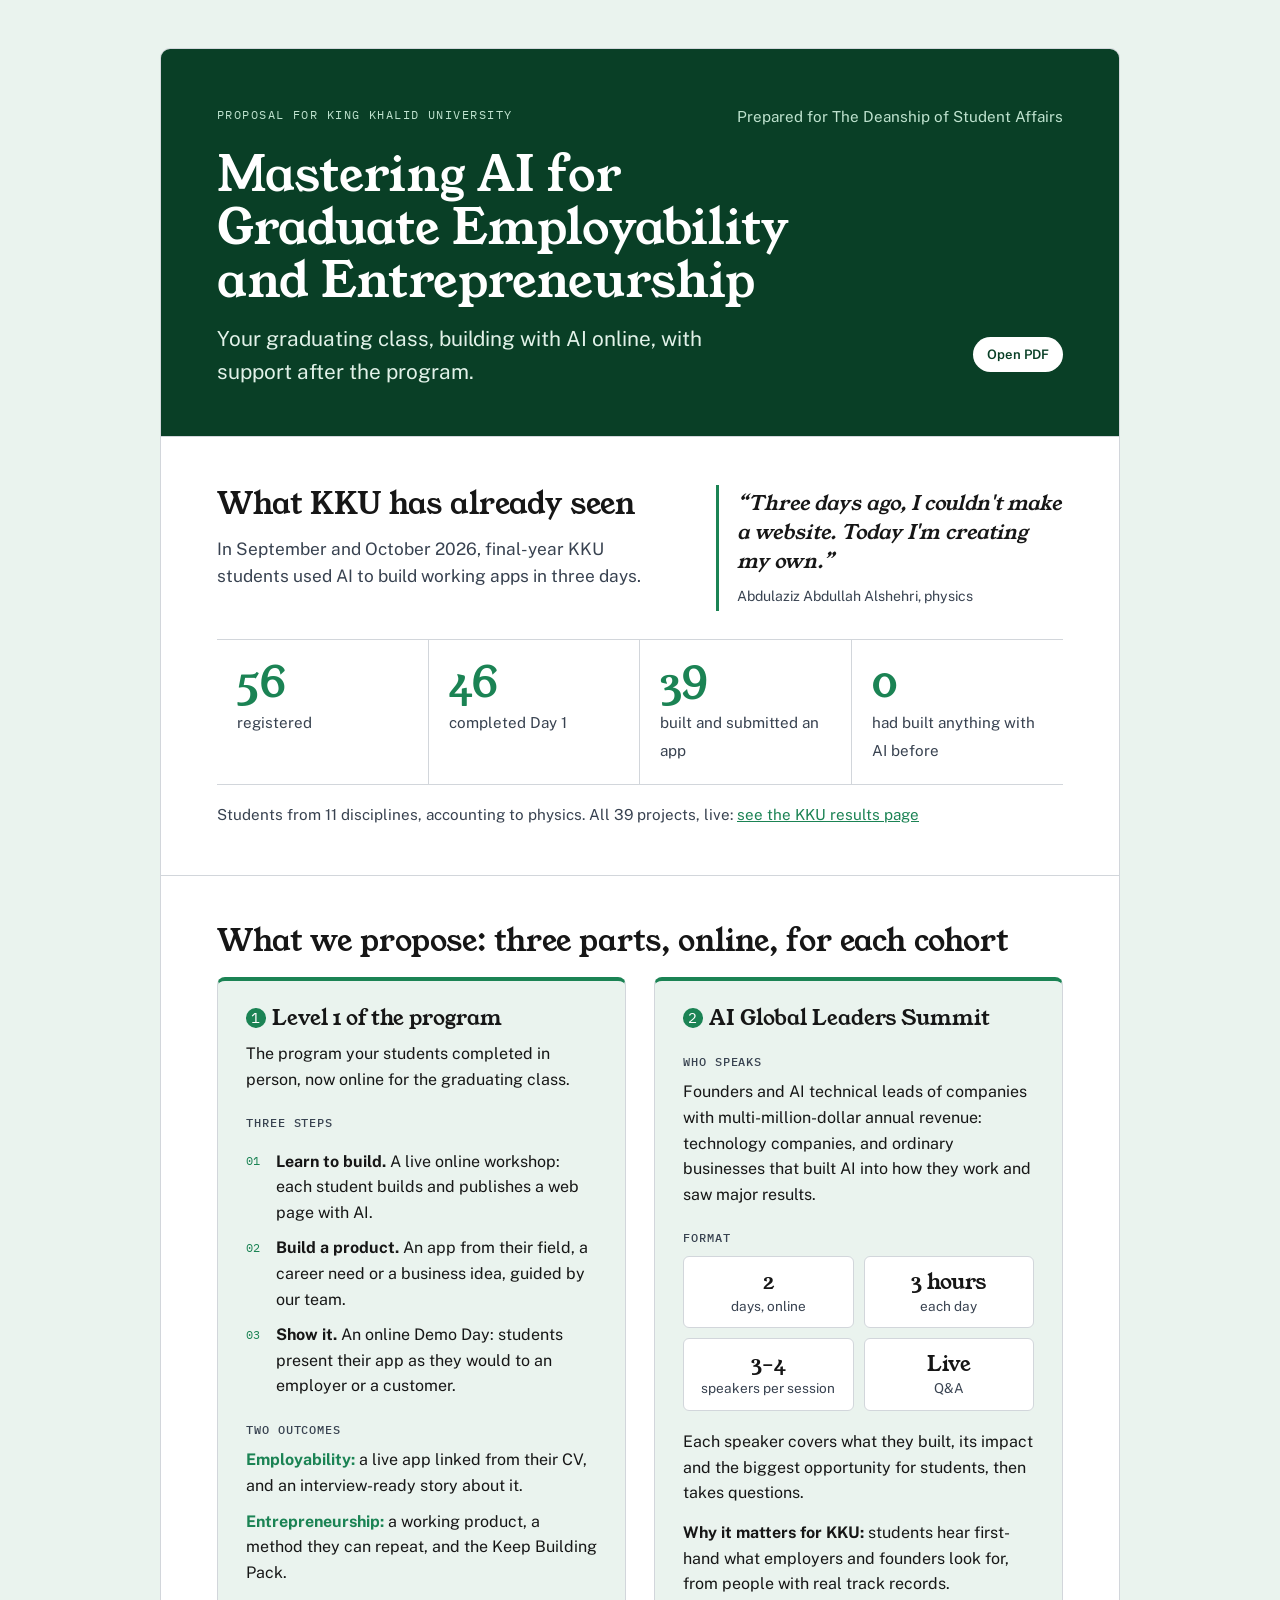
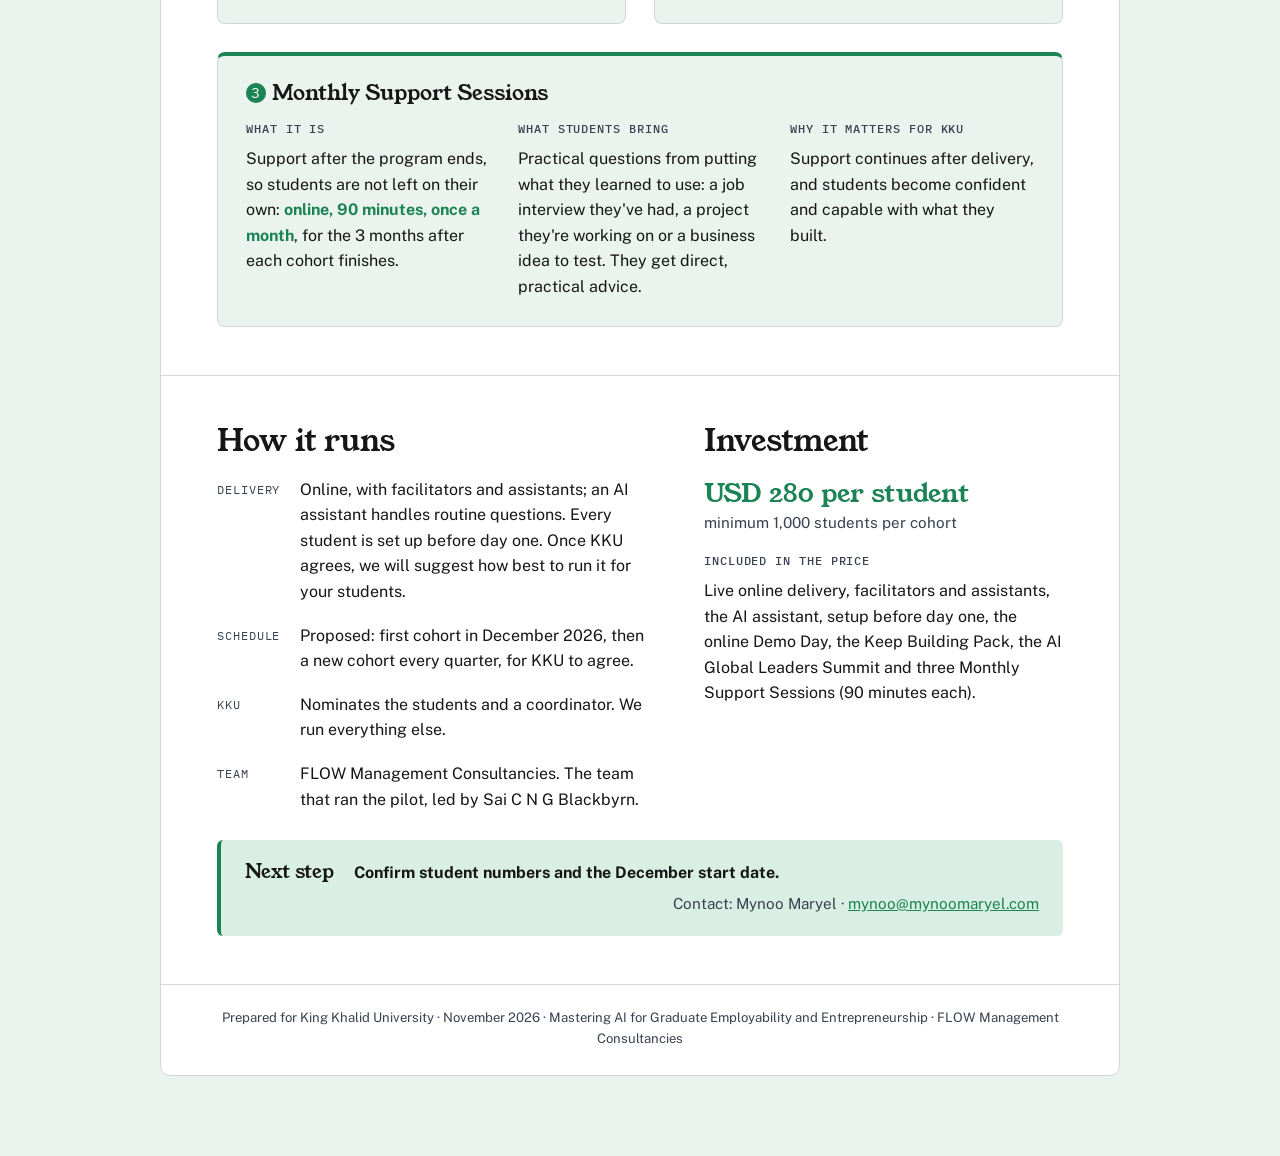
<file: kku/one-page/index.html>
<!DOCTYPE html>
<html lang="en">
<head>
<meta charset="utf-8">
<meta name="viewport" content="width=device-width, initial-scale=1, viewport-fit=cover">
<title>Proposal for King Khalid University · Mastering AI for Graduate Employability and Entrepreneurship</title>
<meta name="description" content="A one-page proposal for King Khalid University's next phase: Level 1 of Mastering AI for Graduate Employability and Entrepreneurship, online for the graduating class, with the AI Global Leaders Summit.">
<meta name="robots" content="noindex, nofollow">
<meta name="author" content="FLOW Management Consultancies">
<meta property="og:type" content="website">
<meta property="og:title" content="Proposal for King Khalid University · Mastering AI for Graduate Employability and Entrepreneurship">
<meta property="og:description" content="Your graduating class, building with AI, online. Level 1 of the program, the AI Global Leaders Summit and Monthly Support Sessions.">
<meta property="og:url" content="https://saifai.github.io/ai-readiness/kku/one-page/">
<link rel="preconnect" href="https://fonts.googleapis.com">
<link rel="preconnect" href="https://fonts.gstatic.com" crossorigin>
<link rel="stylesheet" href="https://fonts.googleapis.com/css2?family=Young+Serif&family=Public+Sans:ital,wght@0,400;0,600;0,700;1,400&family=IBM+Plex+Mono:wght@400;500&display=swap">
<link rel="stylesheet" href="../../assets/site.css">
<style>
/* One-page proposal. Uses the KKU colour variables from site.css; op- classes keep the landing-page rules out.
   Roomy on screen: a short page a reader skims to get interested, not a dense sheet. */
.op { max-width: 1000px; margin: 0 auto; padding: 40px 20px 72px; }
.op-sheet { background: var(--sheet); border: 1px solid var(--rule); border-radius: 10px; overflow: hidden; }
.op section { display: block; padding: 48px 56px; border-top: 1px solid var(--rule); background: none; box-shadow: none; clip-path: none; break-before: auto; }
.op h2 { font-size: clamp(1.5rem, 3vw, 1.9rem); margin-bottom: 18px; }
.op h3 { font-size: 1.3rem; }
.op .eyebrow { font-size: 0.75rem; margin-bottom: 10px; }
.op ul { gap: 8px; }
.op p + p, .op p + ul, .op ul + p { margin-top: 14px; }

.op-head { background: var(--juniper); color: #fff; padding: 56px 56px 48px; display: grid; grid-template-columns: 1fr auto; gap: 14px 32px; align-items: start; }
.op-head .eyebrow { color: #bfe3cf; margin: 0; }
.op-head h1 { font-size: clamp(2rem, 5vw, 3rem); line-height: 1.1; max-width: 22ch; grid-column: 1 / -1; margin-top: 6px; }
.op-head .promise { font-size: 1.3rem; color: #e2f2e9; grid-column: 1; }
.op-head .for { font-size: 0.95rem; color: #bfe3cf; grid-column: 2; grid-row: 1; text-align: right; }
.op-head .pdf { grid-column: 2; grid-row: 3; justify-self: end; align-self: center; background: #fff; color: var(--juniper); }
:root[data-theme="dark"] .op-head { background: #0e3a25; }
@media (prefers-color-scheme: dark) { :root:not([data-theme="light"]) .op-head { background: #0e3a25; } }

.op-facts { display: grid; grid-template-columns: repeat(4, minmax(0, 1fr)); border-block: 1px solid var(--rule); margin-top: 8px; }
.op-facts div { padding: 20px 20px; border-right: 1px solid var(--rule); }
.op-facts div:last-child { border-right: 0; }
.op-facts b { display: block; font-family: var(--f-display); font-weight: 400; font-size: 2.6rem; line-height: 1.1; color: var(--jacaranda); margin-bottom: 4px; }
.op-facts span { font-size: 0.95rem; color: var(--ink-2); }
.op-seen { display: grid; grid-template-columns: minmax(0, 1.3fr) minmax(0, 1fr); gap: 20px 48px; align-items: center; margin-bottom: 28px; }
.op-seen .lead { margin: 0; }
.op-link { margin-top: 18px; font-size: 0.95rem; color: var(--ink-2); }
.op mark.tbc { background: #fff1a8 !important; color: #4a3b00 !important; outline: 0; }
.op blockquote { font-size: 1.25rem; font-style: italic; line-height: 1.45; }
.op blockquote cite { font-size: 0.88rem; margin-top: 10px; }
.op .lead { color: var(--ink-2); font-size: 1.08rem; margin: -4px 0 18px; }

.op-two { display: grid; grid-template-columns: repeat(2, minmax(0, 1fr)); gap: 28px; margin-top: 8px; }
.op-block { border: 1px solid var(--rule); border-top: 4px solid var(--jacaranda); border-radius: 8px; padding: 26px 28px; background: var(--paper); font-size: 1rem; }
.op-block h3 { margin-bottom: 10px; }
.op-block .eyebrow { margin-bottom: 4px; }
.op-block h4 { font-family: var(--f-data); font-weight: 500; font-size: 0.72rem; letter-spacing: 0.08em; text-transform: uppercase; color: var(--ink-2); margin: 22px 0 8px; }
.op-steps { list-style: none; padding: 0; counter-reset: s; display: flex; flex-direction: column; gap: 10px; }
.op-steps li { counter-increment: s; padding-left: 1.9em; position: relative; }
.op-steps li::before { content: "0" counter(s); position: absolute; left: 0; top: 0.2em; font-family: var(--f-data); font-size: 0.78rem; color: var(--jacaranda); }
.op-wide { grid-column: 1 / -1; display: grid; grid-template-columns: repeat(3, minmax(0, 1fr)); gap: 0 28px; }
.op-wide > h3 { grid-column: 1 / -1; margin-bottom: 0; }
.op-wide h4 { margin-top: 14px; }
.op-when { color: var(--jacaranda); }
.op-out b { color: var(--jacaranda); }
.op-block .op-out + .op-out { margin-top: 10px; }
.op h3 .n { display: inline-grid; place-items: center; width: 1.35em; height: 1.35em; margin-right: 0.45em; border-radius: 50%; background: var(--jacaranda); color: #fff; font-family: var(--f-data); font-size: 0.7em; vertical-align: 0.15em; }
.op-h4 { font-family: var(--f-data); font-weight: 500; font-size: 0.72rem; letter-spacing: 0.08em; text-transform: uppercase; color: var(--ink-2); margin: 20px 0 8px; }
.op-format { display: grid; grid-template-columns: repeat(2, minmax(0, 1fr)); gap: 10px; margin: 8px 0 18px; }
.op-format div { background: var(--sheet); border: 1px solid var(--rule); border-radius: 6px; padding: 12px 10px; text-align: center; font-size: 0.85rem; color: var(--ink-2); line-height: 1.3; }
.op-format b { display: block; white-space: nowrap; font-family: var(--f-display); font-weight: 400; font-size: 1.3rem; color: var(--ink); margin-bottom: 2px; }

.op-runs { display: grid; grid-template-columns: minmax(0, 1.2fr) minmax(0, 1fr); gap: 28px 56px; font-size: 1rem; }
.op-runs h2 { margin-bottom: 18px; }
.op-runs > .op-next { grid-column: 1 / -1; margin-top: 0; display: flex; flex-wrap: wrap; align-items: baseline; gap: 6px 20px; }
.op-runs > .op-next p + p { margin-top: 0; }
.op-runs > .op-next .who { margin: 0 0 0 auto; }
.op-runs > .op-next h2 { margin: 0 !important; }
.op-price { font-family: var(--f-display); font-size: 1.6rem; line-height: 1.25; color: var(--jacaranda); margin-bottom: 14px; }
.op-price small { display: block; font-family: var(--f-body); font-size: 0.95rem; color: var(--ink-2); margin-top: 4px; }
.op dl { margin: 0; display: grid; grid-template-columns: auto 1fr; gap: 18px 20px; }
.op dt { font-family: var(--f-data); font-size: 0.72rem; letter-spacing: 0.08em; text-transform: uppercase; color: var(--ink-2); padding-top: 0.35em; }
.op dd { margin: 0; }

.op-next { margin-top: 28px; background: var(--jacaranda-soft); border-left: 4px solid var(--jacaranda); border-radius: 6px; padding: 20px 24px; }
.op-next h2 { margin: 0 0 6px !important; font-size: 1.2rem !important; }
.op-next .who { margin-top: 10px; font-size: 0.95rem; color: var(--ink-2); }
.op footer { margin: 0; padding: 22px 56px 26px; border-top: 1px solid var(--rule); font-size: 0.82rem; }
.op .short { display: none; }

/* Tablet: one column for the program cards and the support strip */
@media screen and (max-width: 900px) {
  .op section { padding-inline: 36px; }
  .op-head { padding-inline: 36px; }
  .op-two, .op-wide { grid-template-columns: 1fr !important; }
  .op-wide h4 { margin-top: 18px; }
  .op-head { grid-template-columns: 1fr; }
  .op-head .pdf, .op-head .for { grid-column: 1; grid-row: auto; justify-self: start; text-align: left; }
  .op-head .pdf { margin-top: 10px; }
  .op-runs > .op-next .who { margin: 0; }
}

@media screen and (max-width: 720px) {
  .op { padding: 0 0 40px; }
  .op-sheet { border-radius: 0; border-inline: 0; }
  .op section, .op-head, .op footer { padding-inline: 22px; }
  .op section { padding-block: 36px; }
  .op-head { grid-template-columns: 1fr; padding-block: 40px 36px; }
  .op-head .pdf, .op-head .for { grid-column: 1; grid-row: auto; justify-self: start; text-align: left; }
  .op-head .pdf { margin-top: 10px; }
  .op-facts { grid-template-columns: repeat(2, minmax(0, 1fr)); }
  .op-facts div:nth-child(2) { border-right: 0; }
  .op-facts div:nth-child(-n+2) { border-bottom: 1px solid var(--rule); }
  .op-seen, .op-two, .op-runs, .op-wide { grid-template-columns: 1fr !important; }
  .op-runs { gap: 40px; }
  .op-runs > .op-next .who { margin: 0; }
}

/* Print: A4 with room to breathe (two pages: cover, then the proposal), backgrounds on, links as short URLs */
@page { size: A4; margin: 10mm 14mm 8mm; }
@media print {
  html, body { background: #fff !important; }
  body { font-size: 10.5pt; line-height: 1.45; -webkit-print-color-adjust: exact; print-color-adjust: exact; }
  .op { max-width: none; padding: 0; }
  .op-sheet { border: 0; border-radius: 0; }
  .op-head { padding: 22mm 12mm 20mm; border-radius: 6px; gap: 5mm 8mm; }
  .op-head h1 { font-size: 32pt; max-width: 20ch; }
  .op-head .promise { font-size: 15pt; max-width: 34ch; }
  .op-head .for { font-size: 9.5pt; }
  .op-head .pdf { display: none; }
  .op section { padding: 2.5mm 0; }
  .op-runs h2 { margin-bottom: 2.5mm; }
  .op h2 { font-size: 15pt; margin-bottom: 3.5mm; }
  .op h3 { font-size: 12.5pt; }
  .op .eyebrow { font-size: 7.5pt; margin-bottom: 2mm; }
  .op a { color: var(--jacaranda); text-decoration: none; }
  .op .short { display: inline-block; font-family: var(--f-data); font-size: 10pt; white-space: nowrap; }
  .op .long { display: none; }

  /* Page 1: the cover */
  .op section[aria-labelledby="seen"] { padding-top: 14mm; }
  .op section[aria-labelledby="seen"] h2 { font-size: 19pt; }
  .op section[aria-labelledby="seen"] .lead { font-size: 12.5pt; margin: 0 0 3mm; }
  .op-seen { gap: 4mm 10mm; margin-bottom: 9mm; }
  .op blockquote { font-size: 15pt; }
  .op blockquote cite { font-size: 9pt; }
  .op-facts div { padding: 6mm 5mm; }
  .op-facts b { font-size: 30pt; }
  .op-facts span { font-size: 10.5pt; }
  .op-link { margin-top: 7mm; font-size: 10.5pt; }

  /* Page 2: the proposal */
  .op section[aria-labelledby="propose"] { break-before: page; border-top: 0; padding-top: 0; }
  .op-two { gap: 4mm 5mm; }
  .op-block { padding: 3.5mm 4.5mm; font-size: 10pt; line-height: 1.35; }
  .op-block h3 { margin-bottom: 1.5mm; }
  .op-block h4 { font-size: 7.5pt; margin: 3mm 0 1.2mm; }
  .op-block p + p, .op-block p + ul { margin-top: 2mm; }
  .op-steps { gap: 1.5mm; margin: 0; }
  .op-block .op-out + .op-out { margin-top: 1.5mm; }
  .op-format { gap: 2mm; margin: 1.5mm 0 2.5mm; grid-template-columns: repeat(4, minmax(0, 1fr)); }
  .op-format b { font-size: 11.5pt; line-height: 1.1; white-space: nowrap; }
  .op-format div { font-size: 8.5pt; padding: 1.6mm 1.5mm; line-height: 1.2; }
  .op-wide { gap: 0 6mm; grid-template-columns: repeat(3, minmax(0, 1fr)); }
  .op-wide h4 { margin-top: 1.2mm; }
  .op-wide > h3 { margin-bottom: 0; }
  .op-h4 { font-size: 7.5pt; margin: 3mm 0 1.2mm; }
  .op-runs { gap: 4mm 9mm; font-size: 10pt; line-height: 1.35; grid-template-columns: minmax(0, 1.5fr) minmax(0, 1fr); }
  .op-runs > div:nth-child(2) { grid-row: auto; }
  .op dl { gap: 2mm 5mm; }
  .op dt { font-size: 7.5pt; }
  .op-price { font-size: 15pt; margin-bottom: 1.5mm; }
  .op-price small { font-size: 10pt; }
  .op-next { margin-top: 0; padding: 2mm 5mm; grid-column: 1 / -1; display: flex; flex-wrap: wrap; align-items: baseline; gap: 0 5mm; }
  .op-next p + p { margin-top: 0; }
  .op-next h2 { font-size: 12.5pt !important; margin: 0 !important; }
  .op-next .who { font-size: 10pt; margin: 0 0 0 auto; white-space: nowrap; }
  .op footer { padding: 2.5mm 0 0; font-size: 7.5pt; white-space: normal; }
  .op-block, .op-head, .op-seen, .op-facts, .op-runs > *, .op-next { break-inside: avoid; }
}
</style>
</head>
<body>
<main class="op">
<article class="op-sheet">

<header class="op-head">
  <div class="eyebrow">Proposal for King Khalid University</div>
  <p class="for">Prepared for The Deanship of Student Affairs</p>
  <h1>Mastering AI for Graduate Employability and Entrepreneurship</h1>
  <p class="promise">Your graduating class, building with AI online, with support after the program.</p>
  <a class="btn pdf" href="KKU-AI-Program-Proposal.pdf" target="_blank" rel="noopener">Open PDF</a>
</header>

<section aria-labelledby="seen">
  <div class="op-seen">
    <div>
      <h2 id="seen">What KKU has already seen</h2>
      <p class="lead">In September and October 2026, final-year KKU students used AI to build working apps in three days.</p>
    </div>
    <blockquote>“Three days ago, I couldn't make a website. Today I'm creating my own.”<cite>Abdulaziz Abdullah Alshehri, physics</cite></blockquote>
  </div>
  <div class="op-facts">
    <div><b>56</b><span>registered</span></div>
    <div><b>46</b><span>completed Day 1</span></div>
    <div><b>39</b><span>built and submitted an app</span></div>
    <div><b>0</b><span>had built anything with AI before</span></div>
  </div>
  <p class="op-link">Students from 11 disciplines, accounting to physics. All 39 projects, live: <a href="https://saifai.github.io/kku-ai-hackathon-report/" target="_blank" rel="noopener"><span class="long">see the KKU results page</span><span class="short">saifai.github.io/kku-ai-hackathon-report</span></a></p>
</section>

<section aria-labelledby="propose">
  <h2 id="propose">What we propose: three parts, online, for each cohort</h2>
  <div class="op-two">
    <div class="op-block">
      <h3><span class="n">1</span>Level 1 of the program</h3>
      <p>The program your students completed in person, now online for the graduating class.</p>
      <h4>Three steps</h4>
      <ol class="op-steps">
        <li><b>Learn to build.</b> A live online workshop: each student builds and publishes a web page with AI.</li>
        <li><b>Build a product.</b> An app from their field, a career need or a business idea, guided by our team.</li>
        <li><b>Show it.</b> An online Demo Day: students present their app as they would to an employer or a customer.</li>
      </ol>
      <h4>Two outcomes</h4>
      <p class="op-out"><b>Employability:</b> a live app linked from their CV, and an interview-ready story about it.</p>
      <p class="op-out"><b>Entrepreneurship:</b> a working product, a method they can repeat, and the Keep Building Pack.</p>
    </div>
    <div class="op-block">
      <h3><span class="n">2</span>AI Global Leaders Summit</h3>
      <h4>Who speaks</h4>
      <p>Founders and AI technical leads of companies with multi-million-dollar annual revenue: technology companies, and ordinary businesses that built AI into how they work and saw major results.</p>
      <h4>Format</h4>
      <div class="op-format">
        <div><b>2</b>days, online</div>
        <div><b>3 hours</b>each day</div>
        <div><b>3–4</b>speakers per session</div>
        <div><b>Live</b>Q&amp;A</div>
      </div>
      <p>Each speaker covers what they built, its impact and the biggest opportunity for students, then takes questions.</p>
      <p><b>Why it matters for KKU:</b> students hear first-hand what employers and founders look for, from people with real track records.</p>
    </div>
    <div class="op-block op-wide">
      <h3><span class="n">3</span>Monthly Support Sessions</h3>
      <div>
        <h4>What it is</h4>
        <p>Support after the program ends, so students are not left on their own: <b class="op-when">online, 90 minutes, once a month</b>, for the 3 months after each cohort finishes.</p>
      </div>
      <div>
        <h4>What students bring</h4>
        <p>Practical questions from putting what they learned to use: a job interview they've had, a project they're working on or a business idea to test. They get direct, practical advice.</p>
      </div>
      <div>
        <h4>Why it matters for KKU</h4>
        <p>Support continues after delivery, and students become confident and capable with what they built.</p>
      </div>
    </div>
  </div>
</section>

<section aria-labelledby="runs">
  <div class="op-runs">
    <div>
      <h2 id="runs">How it runs</h2>
      <dl>
        <dt>Delivery</dt><dd>Online, with facilitators and assistants; an AI assistant handles routine questions. Every student is set up before day one. Once KKU agrees, we will suggest how best to run it for your students.</dd>
        <dt>Schedule</dt><dd>Proposed: first cohort in December 2026, then a new cohort every quarter, for KKU to agree.</dd>
        <dt>KKU</dt><dd>Nominates the students and a coordinator. We run everything else.</dd>
        <dt>Team</dt><dd>FLOW Management Consultancies. The team that ran the pilot, led by Sai C N G Blackbyrn.</dd>
      </dl>
    </div>
    <div>
      <h2>Investment</h2>
      <p class="op-price">USD 280 per student<small>minimum 1,000 students per cohort</small></p>
      <h4 class="op-h4">Included in the price</h4>
      <p class="op-inc">Live online delivery, facilitators and assistants, the AI assistant, setup before day one, the online Demo Day, the Keep Building Pack, the AI Global Leaders Summit and three Monthly Support Sessions (90 minutes each).</p>
    </div>
    <div class="op-next">
      <h2 id="next">Next step</h2>
      <p><b>Confirm student numbers and the December start date.</b></p>
      <p class="who">Contact: Mynoo Maryel · <a href="mailto:mynoo@mynoomaryel.com">mynoo@mynoomaryel.com</a></p>
    </div>
  </div>
</section>


<footer>Prepared for King Khalid University · November 2026 · Mastering AI for Graduate Employability and Entrepreneurship · FLOW Management Consultancies</footer>

</article>
</main>
</body>
</html>
</file>
<file: assets/site.css>
/* Shared styles for the AI Readiness Program pages.
   Carried over verbatim from the KKU Demo Day report (saifai/kku-ai-hackathon-report),
   with proposal-page additions at the end of the file. */
/* Layout: a printable report. One reading column (~68ch) with full-bleed figure rows; sections break onto new pages in print. */
:root {
  --paper: #eaf3ee;        /* tint of KKU green, for the alternate bands */
  --sheet: #ffffff;
  --ink: #161616;          /* KKU site text black */
  --ink-2: #384250;
  --rule: #d2d6db;
  --juniper: #093f26;      /* KKU deep green */
  --jacaranda: #1b8354;    /* KKU primary green, the accent */
  --jacaranda-soft: #d9efe3;
  --ochre: #3baa80;        /* KKU light green, used only in charts */
  --bar-bg: #e7ebe6;
  --f-display: "Young Serif", Georgia, "Times New Roman", serif;
  --f-body: "Public Sans", "Segoe UI", system-ui, -apple-system, sans-serif;
  --f-data: "IBM Plex Mono", ui-monospace, Menlo, Consolas, monospace;
  color-scheme: light;
}
@media (prefers-color-scheme: dark) {
  :root:not([data-theme="light"]) {
    --paper: #111815; --sheet: #1e2a24; --ink: #e8eee9; --ink-2: #a9b8af; --rule: #2c3a33;
    --juniper: #7cc4a0; --jacaranda: #3baa80; --jacaranda-soft: #12382a; --ochre: #3baa80; --bar-bg: #24302a;
    color-scheme: dark;
  }
}
:root[data-theme="dark"] {
  --paper: #111815; --sheet: #1e2a24; --ink: #e8eee9; --ink-2: #a9b8af; --rule: #2c3a33;
  --juniper: #7cc4a0; --jacaranda: #3baa80; --jacaranda-soft: #12382a; --ochre: #3baa80; --bar-bg: #24302a;
  color-scheme: dark;
}

* { box-sizing: border-box; }
body { background: var(--paper); color: var(--ink); font-family: var(--f-body); font-size: 17px; line-height: 1.6; }
.wrap { max-width: 1120px; margin: 0 auto; padding-inline: 20px; padding-block: 40px 80px; }
.col { max-width: 68ch; }
h1, h2, h3 { font-family: var(--f-display); font-weight: 400; text-wrap: balance; line-height: 1.15; margin: 0; }
h1 { font-size: clamp(2.2rem, 5vw, 3.6rem); }
h2 { font-size: clamp(1.6rem, 3.4vw, 2.3rem); }
h3 { font-size: 1.35rem; }
p { margin: 0; }
.stack { display: flex; flex-direction: column; gap: 14px; }
.eyebrow { font-family: var(--f-data); font-size: 0.78rem; letter-spacing: 0.12em; text-transform: uppercase; color: var(--juniper); }
.muted { color: var(--ink-2); }
section { padding-block: 56px 8px; border-top: 1px solid var(--rule); display: flex; flex-direction: column; gap: 26px; }
a { color: var(--jacaranda); }
a:focus-visible { outline: 2px solid var(--jacaranda); outline-offset: 2px; }

/* Cover */
.cover { display: grid; gap: 28px; padding-block: 8px 48px; }
.cover .meta { display: flex; flex-wrap: wrap; gap: 8px 28px; font-family: var(--f-data); font-size: 0.85rem; color: var(--ink-2); }
.cover .lede { font-size: 1.2rem; max-width: 60ch; }
.cover-figs { display: grid; grid-template-columns: repeat(2, minmax(0, 1fr)); gap: 16px; align-items: start; }
.cover-figs img { width: 100%; height: auto; aspect-ratio: 2/1; object-fit: cover; object-position: center top; border-radius: 6px; display: block; }

/* Figures */
figure { margin: 0; display: flex; flex-direction: column; gap: 8px; min-width: 0; }
figure img { width: 100%; height: auto; display: block; border-radius: 6px; border: 1px solid var(--rule); background: var(--sheet); }
figcaption { font-size: 0.85rem; color: var(--ink-2); }
.build .grid-2 img { aspect-ratio: 2/1; object-fit: cover; object-position: top; }
figcaption .src { font-family: var(--f-data); font-size: 0.74rem; letter-spacing: 0.04em; }
.grid-2 { display: grid; grid-template-columns: repeat(2, minmax(0, 1fr)); gap: 18px; }
.grid-3 { display: grid; grid-template-columns: repeat(3, minmax(0, 1fr)); gap: 18px; }

/* Numbers */
.funnel { display: flex; flex-direction: column; gap: 12px; background: var(--sheet); border: 1px solid var(--rule); border-radius: 8px; padding: 22px; }
.frow { display: grid; grid-template-columns: 11rem 1fr 3.5rem; gap: 14px; align-items: center; }
.frow .lbl { font-size: 0.95rem; }
.frow .lbl small { display: block; color: var(--ink-2); font-size: 0.8rem; }
.frow .track { background: var(--bar-bg); border-radius: 3px; height: 26px; position: relative; }
.frow .fill { background: var(--juniper); height: 100%; border-radius: 3px; }
.frow.hi .fill { background: var(--jacaranda); }
.frow .n { font-family: var(--f-data); font-variant-numeric: tabular-nums; font-size: 1.15rem; text-align: right; }
.note { font-size: 0.85rem; color: var(--ink-2); }
.facts { display: grid; grid-template-columns: repeat(4, minmax(0, 1fr)); gap: 0; border-block: 1px solid var(--rule); }
.facts div { padding: 16px 14px; border-right: 1px solid var(--rule); display: flex; flex-direction: column; gap: 2px; }
.facts div:last-child { border-right: 0; }
.facts b { font-family: var(--f-display); font-weight: 400; font-size: 2rem; line-height: 1.1; font-variant-numeric: tabular-nums; }
.facts span { font-size: 0.85rem; color: var(--ink-2); }
@media (max-width: 560px) { .tbl .split { display: none; } }
.facts small { display: block; font-size: 0.78rem; font-family: var(--f-data); letter-spacing: 0.02em; margin-top: 2px; }

table { border-collapse: collapse; width: 100%; font-size: 0.95rem; }
th, td { text-align: left; padding: 10px 12px; border-bottom: 1px solid var(--rule); vertical-align: top; }
th { font-family: var(--f-data); font-weight: 500; font-size: 0.75rem; letter-spacing: 0.08em; text-transform: uppercase; color: var(--ink-2); }
td.num { font-family: var(--f-data); font-variant-numeric: tabular-nums; text-align: right; white-space: nowrap; }
.tbl { overflow-x: auto; background: var(--sheet); border: 1px solid var(--rule); border-radius: 8px; }
.typebar { display: inline-block; height: 10px; background: var(--ochre); border-radius: 2px; vertical-align: middle; margin-right: 8px; }

.timeline { display: grid; grid-template-columns: repeat(4, minmax(0, 1fr)); gap: 0; }
.timeline div { padding: 14px 16px 14px 0; border-top: 3px solid var(--juniper); display: flex; flex-direction: column; gap: 4px; }
.timeline div + div { padding-left: 16px; }
.timeline .d { font-family: var(--f-data); font-size: 0.8rem; color: var(--juniper); }
.timeline p { font-size: 0.92rem; }

/* Showcase */
.build { display: flex; flex-direction: column; gap: 20px; padding-block: 28px; border-top: 1px dashed var(--rule); }
.build:first-of-type { border-top: 0; }
.build-head { display: flex; flex-wrap: wrap; align-items: baseline; justify-content: space-between; gap: 6px 20px; }
.build-head .who { font-size: 0.95rem; color: var(--ink-2); }
.pill { font-family: var(--f-data); font-size: 0.72rem; letter-spacing: 0.06em; text-transform: uppercase; padding: 3px 9px; border-radius: 999px; background: var(--jacaranda-soft); color: var(--jacaranda); white-space: nowrap; }
.two { display: grid; grid-template-columns: minmax(0, 1fr) minmax(0, 1fr); gap: 26px; }
.two h4 { font-family: var(--f-data); font-weight: 500; font-size: 0.75rem; letter-spacing: 0.08em; text-transform: uppercase; color: var(--ink-2); margin: 0 0 8px; }
ul { margin: 0; padding-left: 1.1em; display: flex; flex-direction: column; gap: 6px; }
blockquote { margin: 0; padding: 4px 0 4px 18px; border-left: 3px solid var(--jacaranda); font-family: var(--f-display); font-size: 1.12rem; line-height: 1.5; }
blockquote cite { display: block; margin-top: 8px; font-family: var(--f-body); font-style: normal; font-size: 0.85rem; color: var(--ink-2); }
.quotes { display: grid; grid-template-columns: repeat(2, minmax(0, 1fr)); gap: 26px 32px; }

/* Gallery */
.gallery { display: grid; grid-template-columns: repeat(4, minmax(0, 1fr)); gap: 22px 16px; }
.plink { font-family: var(--f-data); font-size: 0.78rem; overflow-wrap: anywhere; }
.gallery figcaption b { color: var(--ink); font-weight: 600; display: block; font-size: 0.92rem; }
.pending { display: grid; grid-template-columns: repeat(3, minmax(0, 1fr)); gap: 10px 18px; font-size: 0.9rem; }
.pending div { border: 1px dashed var(--rule); border-radius: 6px; padding: 10px 12px; }
.pending small { display: block; color: var(--ink-2); }

footer { padding-top: 40px; font-size: 0.82rem; color: var(--ink-2); border-top: 1px solid var(--rule); margin-top: 40px; }

@media (max-width: 820px) {
  .gallery { grid-template-columns: repeat(2, minmax(0, 1fr)); }
  .cover-figs, .two, .quotes, .grid-2 { grid-template-columns: 1fr; }
  .grid-3, .gallery, .pending { grid-template-columns: repeat(2, minmax(0, 1fr)); }
  .facts, .timeline { grid-template-columns: repeat(2, minmax(0, 1fr)); }
  .facts div:nth-child(2) { border-right: 0; }
  .facts div:nth-child(-n+2) { border-bottom: 1px solid var(--rule); }
  .timeline div, .timeline div + div { padding-left: 0; padding-right: 12px; }
  .frow { grid-template-columns: 1fr 3rem; }
  .frow .track { grid-column: 1 / -1; grid-row: 2; }
}
@media (max-width: 480px) {
  body { font-size: 16px; }
  .grid-3, .gallery, .pending { grid-template-columns: 1fr; }
}
@media print {
  body { background: #fff; font-size: 11pt; }
  .wrap { padding-block: 0; max-width: none; }
  section { break-before: page; border-top: 0; }
  .build, figure, .funnel, .tbl, blockquote { break-inside: avoid; }
}
@media (prefers-reduced-motion: reduce) { * { scroll-behavior: auto; } }

/* Sticky section bar */
.toc { position: sticky; top: env(safe-area-inset-top, 0px); z-index: 10; background: var(--paper); border-bottom: 1px solid var(--rule); margin-inline: -20px; padding-inline: 20px; }
.toc ol { list-style: none; margin: 0 auto; padding: 0; max-width: 1120px; display: flex; gap: 4px; overflow-x: auto; scrollbar-width: none; }
.toc a { display: block; white-space: nowrap; padding: 12px 10px; font-size: 0.85rem; color: var(--ink-2); text-decoration: none; border-bottom: 2px solid transparent; }
.toc a:hover { color: var(--ink); }
.toc a.on { color: var(--jacaranda); border-bottom-color: var(--jacaranda); }
section { scroll-margin-top: 56px; }
/* Live project button */
.btn { display: inline-flex; align-items: center; gap: 6px; align-self: flex-start; padding: 7px 14px; border-radius: 999px; background: var(--jacaranda); color: var(--sheet); font-size: 0.82rem; font-weight: 600; text-decoration: none; }
.btn:hover { filter: brightness(1.08); }
.gallery .btn { padding: 5px 12px; font-size: 0.78rem; }
@media print { .toc { display: none; } .btn { background: none; color: var(--ink); padding: 0; } .btn::after { content: " " attr(href); font-family: var(--f-data); font-weight: 400; } }

/* Cards, judges' notes, chat */
@media (min-width: 821px) { .facts.three { grid-template-columns: repeat(3, minmax(0, 1fr)); } }
.obs { display: grid; grid-template-columns: repeat(2, minmax(0, 1fr)); gap: 18px; }
.card { background: var(--sheet); border: 1px solid var(--rule); border-radius: 8px; padding: 18px 20px; display: flex; flex-direction: column; gap: 8px; break-inside: avoid; }
.card p { font-size: 0.95rem; }
.fix { font-size: 0.88rem; color: var(--ink-2); border-top: 1px solid var(--rule); padding-top: 12px; }
.fix b { font-family: var(--f-data); font-weight: 500; font-size: 0.72rem; letter-spacing: 0.08em; text-transform: uppercase; margin-right: 8px; }
.story { display: flex; flex-direction: column; gap: 14px; max-width: 68ch; padding-block: 8px; break-inside: avoid; }
.chat { display: flex; flex-direction: column; gap: 10px; max-width: 68ch; }
.msg { background: var(--sheet); border: 1px solid var(--rule); border-radius: 4px 14px 14px 14px; padding: 10px 14px; align-self: flex-start; break-inside: avoid; }
.msg b { display: block; font-family: var(--f-data); font-weight: 500; font-size: 0.72rem; color: var(--ink-2); }

/* One at a time on screen, everything on paper */
.stepper { display: flex; flex-direction: column; gap: 18px; }
.step-tabs { display: flex; gap: 6px; overflow-x: auto; scrollbar-width: none; }
.step-tabs button, .step-ctl button, .more { font: inherit; font-size: 0.85rem; padding: 7px 14px; border-radius: 999px; border: 1px solid var(--rule); background: var(--sheet); color: var(--ink); cursor: pointer; white-space: nowrap; }
.step-tabs button[aria-selected="true"] { background: var(--jacaranda); border-color: var(--jacaranda); color: var(--sheet); }
.step-tabs button:focus-visible, .step-ctl button:focus-visible, .more:focus-visible { outline: 2px solid var(--jacaranda); outline-offset: 2px; }
.step-ctl { display: flex; align-items: center; justify-content: space-between; gap: 12px; }
.step-ctl span { font-family: var(--f-data); font-size: 0.8rem; color: var(--ink-2); }
.more { align-self: flex-start; }
@media screen {
  .stepper.js > .step:not(.on) { display: none; }
  .stepper.js .build { border-top: 0; padding-block: 4px; }
  .gallery.js:not(.open) figure:nth-child(n+9) { display: none; }
}
@media (max-width: 820px) { .obs { grid-template-columns: 1fr; } }
@media print { .step-tabs, .step-ctl, .more { display: none; } }

/* Landing page: a hero, then full-width bands that alternate paper and sheet, one idea per band */
.wrap { padding-block: 0; }
section { border-top: 0; padding-block: 72px; gap: 32px; }
section.alt, .hero { background: var(--sheet); box-shadow: 0 0 0 100vmax var(--sheet); clip-path: inset(0 -100vmax); }
section.alt .card, section.alt .msg, section.alt .tbl { background: var(--paper); }
section > .col:first-child { align-self: center; text-align: center; align-items: center; }
.hero { display: flex; flex-direction: column; align-items: center; text-align: center; gap: 28px; padding-block: 72px 56px; }
.hero h1 { font-size: clamp(2.6rem, 6.5vw, 4.6rem); max-width: 16ch; }
.hero .lede { font-size: 1.25rem; max-width: 52ch; color: var(--ink-2); }
.hero .facts, .hero .cover-figs { width: 100%; }
.hero .facts div { align-items: center; }
.hero figcaption { text-align: left; }
.cta { display: flex; flex-wrap: wrap; justify-content: center; gap: 12px; }
.btn.lg { padding: 12px 24px; font-size: 1rem; align-self: auto; }
.btn.ghost { background: none; color: var(--jacaranda); box-shadow: inset 0 0 0 1.5px var(--jacaranda); }
.note { text-align: center; }
.big { display: block; font-size: clamp(3.5rem, 10vw, 6rem); line-height: 1; color: var(--jacaranda); margin-bottom: 10px; }
.pills { display: flex; flex-wrap: wrap; justify-content: center; gap: 8px; }
.lead-quote { align-self: center; max-width: 44ch; padding: 0; border-left: 0; text-align: center; font-size: clamp(1.2rem, 2.4vw, 1.5rem); }
.solo { display: flex; flex-direction: column; align-items: center; text-align: center; font-family: var(--f-display); }
.solo p { font-family: var(--f-body); }
.chat, .story { align-self: center; margin-inline: auto; width: 100%; }
.step-tabs { justify-content: safe center; }
.pill { color: var(--juniper); }
blockquote { font-style: italic; }
.qlist { display: flex; flex-direction: column; gap: 32px; max-width: 62ch; width: 100%; align-self: center; }
.step-hint { text-align: center; font-weight: 600; margin-bottom: -12px; }
.step-tabs { counter-reset: tab; flex-wrap: wrap; overflow: visible; gap: 10px; }
.step-tabs button { counter-increment: tab; padding: 11px 20px; font-size: 0.95rem; font-weight: 600; border: 1.5px solid var(--jacaranda); color: var(--jacaranda); }
.step-tabs button::before { content: counter(tab) ". "; }
.step-tabs button:hover { background: var(--jacaranda-soft); }
.step-tabs button[aria-selected="true"]:hover { background: var(--jacaranda); }
@media print { .step-hint { display: none; } }
html { scroll-behavior: smooth; }
.toc { position: -webkit-sticky; position: sticky; top: 0; z-index: 50; border-bottom: 0; box-shadow: 0 0 0 100vmax var(--paper), 0 1px 0 var(--rule); clip-path: inset(0 -100vmax -1px); }
.toc ol { justify-content: safe center; }
@media (prefers-reduced-motion: reduce) { html { scroll-behavior: auto; } }
@media (max-width: 480px) { section { padding-block: 52px; } .hero { padding-block: 48px 40px; } }
@media print { section.alt, .hero { box-shadow: none; clip-path: none; background: none; } .cta { display: none; } }

/* Skills and employability: idea-to-app flow, capability cards, degree + AI rows, interview triad */
.flow { display: grid; grid-template-columns: repeat(3, minmax(0, 1fr)); gap: 56px; counter-reset: flow; }
.flow div { counter-increment: flow; position: relative; padding-top: 16px; border-top: 3px solid var(--jacaranda); display: flex; flex-direction: column; gap: 4px; }
.flow div::before { content: "0" counter(flow); font-family: var(--f-data); font-size: 0.8rem; color: var(--jacaranda); }
.flow div:not(:last-child)::after { content: "→"; position: absolute; top: calc(50% + 8px); right: -56px; width: 56px; transform: translateY(-50%); text-align: center; font-size: 1.6rem; line-height: 1; color: var(--jacaranda); }
.flow b { font-family: var(--f-display); font-weight: 400; font-size: 1.3rem; }
.flow p { font-size: 0.92rem; color: var(--ink-2); }
.skills { display: grid; grid-template-columns: repeat(auto-fit, minmax(190px, 1fr)); gap: 16px; }
.skills .card { gap: 6px; border-top: 3px solid var(--jacaranda); }
.skills h3 { font-size: 1.15rem; }
.skills p { color: var(--ink-2); font-size: 0.9rem; }
.eq { display: flex; flex-direction: column; gap: 10px; }
.eq-row { display: grid; grid-template-columns: minmax(0, 1fr) auto minmax(0, 0.8fr) auto minmax(0, 1.6fr); align-items: center; gap: 14px; background: var(--sheet); border: 1px solid var(--rule); border-radius: 8px; padding: 14px 18px; break-inside: avoid; }
.eq-row.head { background: none; border: 0; padding-block: 0; }
.eq-row.head span { font-family: var(--f-data); font-size: 0.72rem; letter-spacing: 0.08em; text-transform: uppercase; color: var(--ink-2); }
.eq-row .deg { font-family: var(--f-display); font-size: 1.15rem; }
.eq-row .ai { color: var(--jacaranda); font-weight: 600; }
.eq-row .op { font-family: var(--f-data); font-size: 1.2rem; color: var(--jacaranda); text-align: center; }
.eq-row .out { display: flex; align-items: center; justify-content: space-between; gap: 12px; }
.eq-row .out .btn { flex-shrink: 0; }
.eq-row .out small { display: block; color: var(--ink-2); font-size: 0.8rem; }
@media (max-width: 820px) {
  .flow { grid-template-columns: 1fr; gap: 14px; }
  .flow div { padding-top: 12px; }
  .flow div::after { display: none; }
  .eq-row { grid-template-columns: auto auto 1fr; row-gap: 8px; }
  .eq-row.head { display: none; }
  .eq-row .op.is { display: none; }
  .eq-row .out { grid-column: 1 / -1; border-top: 1px solid var(--rule); padding-top: 8px; }
}
h3.sub { text-align: center; margin-bottom: -8px; }
.proof .card b { font-family: var(--f-display); font-weight: 400; font-size: 2.8rem; line-height: 1; color: var(--jacaranda); font-variant-numeric: tabular-nums; }
.proof h3 { font-size: 1.3rem; }
.proof p { color: var(--ink-2); }
.proof .src { margin-top: auto; padding-top: 12px; border-top: 1px solid var(--rule); font-family: var(--f-data); font-size: 0.74rem; letter-spacing: 0.04em; color: var(--ink-2); }
@media (min-width: 821px) { .obs.three { grid-template-columns: repeat(3, minmax(0, 1fr)); } }
@media print { .flow, .skills .card { break-inside: avoid; } }

/* ---- Proposal page additions ---- */

/* Anything still to confirm before the page is sent. Remove each <mark class="tbc"> once settled. */
mark.tbc { background: #fff1a8; color: #4a3b00; padding: 1px 5px; border-radius: 3px; font-style: normal; font-family: var(--f-body); font-size: 0.9em; }
:root[data-theme="dark"] mark.tbc { background: #5a4a00; color: #fff1a8; }
@media (prefers-color-scheme: dark) { :root:not([data-theme="light"]) mark.tbc { background: #5a4a00; color: #fff1a8; } }

/* Video slot in the hero: stays hidden until a video URL is added */
.video { width: 100%; max-width: 860px; aspect-ratio: 16 / 9; border-radius: 8px; overflow: hidden; background: #000; }
.video iframe, .video video { width: 100%; height: 100%; border: 0; display: block; }
.video[hidden] { display: none; }

/* Cards with lists: what each side provides */
.card ul { padding-left: 1.1em; gap: 8px; font-size: 0.95rem; }
.card h3 { font-size: 1.25rem; }
.obs.pair { max-width: 900px; width: 100%; align-self: center; }

/* Rollout phases: three steps along a line */
.phases { display: grid; grid-template-columns: repeat(3, minmax(0, 1fr)); gap: 0; }
.phases div { padding: 16px 20px 16px 0; border-top: 3px solid var(--jacaranda); display: flex; flex-direction: column; gap: 6px; }
.phases div + div { padding-left: 20px; border-left: 1px solid var(--rule); }
.phases .d { font-family: var(--f-data); font-size: 0.78rem; letter-spacing: 0.08em; text-transform: uppercase; color: var(--jacaranda); }
.phases b { font-family: var(--f-display); font-weight: 400; font-size: 1.3rem; line-height: 1.2; }
.phases p { font-size: 0.92rem; color: var(--ink-2); }
@media (max-width: 820px) {
  .phases { grid-template-columns: 1fr; gap: 14px; }
  .phases div, .phases div + div { padding: 12px 0 0; border-left: 0; }
}

/* Closing band */
.closing { align-items: center; text-align: center; }
.closing .lede { font-size: 1.15rem; max-width: 52ch; color: var(--ink-2); }
.closing .sig { font-size: 0.9rem; color: var(--ink-2); }
footer { text-align: center; }
@media print { mark.tbc { background: none; outline: 1px dashed #b08d00; } .video { display: none; } }

/* Program name, shown as a badge in the hero */
.pname { display: inline-block; max-width: 34ch; font-family: var(--f-display); font-size: clamp(1.05rem, 2.2vw, 1.3rem); line-height: 1.3; text-wrap: balance; color: var(--jacaranda); padding: 8px 20px; border: 1.5px solid var(--jacaranda); border-radius: 16px; }

/* The two outcomes, side by side */
.outcomes { display: grid; grid-template-columns: repeat(2, minmax(0, 1fr)); gap: 20px; }
.outcome { background: var(--sheet); border: 1px solid var(--rule); border-top: 4px solid var(--jacaranda); border-radius: 8px; padding: 24px 24px 20px; display: flex; flex-direction: column; gap: 14px; break-inside: avoid; }
.outcome .tag, .proof .tag { font-family: var(--f-data); font-size: 0.75rem; letter-spacing: 0.1em; text-transform: uppercase; color: var(--jacaranda); }
.outcome h3 { font-size: clamp(1.4rem, 2.6vw, 1.75rem); }
.outcome > p { color: var(--ink-2); }
.outcome h4 { font-family: var(--f-data); font-weight: 500; font-size: 0.72rem; letter-spacing: 0.08em; text-transform: uppercase; color: var(--ink-2); margin: 4px 0 0; }
.outcome ul { gap: 6px; }
.made { display: flex; flex-direction: column; gap: 10px; border-top: 1px solid var(--rule); padding-top: 14px; margin-top: auto; }
.made div { display: flex; align-items: center; justify-content: space-between; gap: 12px; }
.made span { font-size: 0.93rem; }
.made small { display: block; color: var(--ink-2); font-size: 0.8rem; }
.made .btn { flex-shrink: 0; padding: 5px 12px; font-size: 0.78rem; }
.outcome blockquote { font-size: 1rem; }
@media (max-width: 820px) { .outcomes { grid-template-columns: 1fr; } }

/* SME page: system cards, video slots, three-up gallery */
.sys { display: grid; grid-template-columns: repeat(3, minmax(0, 1fr)); gap: 16px; }
.sys .card { border-top: 3px solid var(--jacaranda); gap: 6px; }
.sys .card p { color: var(--ink-2); font-size: 0.92rem; }
.sys .card .proofline { color: var(--jacaranda); font-weight: 600; font-size: 0.85rem; }
.videos { display: grid; grid-template-columns: repeat(2, minmax(0, 1fr)); gap: 22px; }
.videos figure { gap: 10px; }
.vslot { aspect-ratio: 16 / 9; border-radius: 8px; overflow: hidden; background: #000; }
.vslot iframe { width: 100%; height: 100%; border: 0; display: block; }
.videos.three { grid-template-columns: repeat(3, minmax(0, 1fr)); }
.videos figcaption { font-size: 0.9rem; color: var(--ink-2); }
.videos figcaption b { display: block; color: var(--ink); font-family: var(--f-display); font-weight: 400; font-size: 1.05rem; line-height: 1.3; margin-bottom: 4px; }
.gallery.three { grid-template-columns: repeat(3, minmax(0, 1fr)); }
.gallery.two { grid-template-columns: repeat(2, minmax(0, 1fr)); gap: 28px 22px; }
@media (max-width: 560px) { .gallery.two { grid-template-columns: 1fr; } }
@media (max-width: 820px) { .sys, .gallery.three { grid-template-columns: repeat(2, minmax(0, 1fr)); } .videos, .videos.three { grid-template-columns: 1fr; } }
@media (max-width: 480px) { .sys, .gallery.three { grid-template-columns: 1fr; } }

/* Program name as the hero headline */
.hero h1.pname-h1 { font-size: clamp(2rem, 4.4vw, 3.3rem); max-width: 22ch; }

/* ---- The AI Shift theme (SME page): purple from the channel banner, bold sans type ---- */
body.theme-aishift {
  --paper: #f4f0fc; --sheet: #ffffff; --ink: #14111c; --ink-2: #4a4560; --rule: #e1daf1;
  --juniper: #5524a4; --jacaranda: #6e31ce; --jacaranda-soft: #ece4fb; --ochre: #a480e4; --bar-bg: #ebe5f7;
  --f-display: "Plus Jakarta Sans", "Segoe UI", system-ui, sans-serif;
  --f-body: "Plus Jakarta Sans", "Segoe UI", system-ui, sans-serif;
  --brand-a: #5b25aa; --brand-b: #7b3aee; --brand-c: #6a2cce;
}
@media (prefers-color-scheme: dark) {
  :root:not([data-theme="light"]) body.theme-aishift {
    --paper: #0f0c17; --sheet: #19142a; --ink: #efeaf9; --ink-2: #b3a9cc; --rule: #2e2545;
    --juniper: #c4b0f5; --jacaranda: #a480e4; --jacaranda-soft: #2a1f47; --ochre: #a480e4; --bar-bg: #231b38;
  }
}
:root[data-theme="dark"] body.theme-aishift {
  --paper: #0f0c17; --sheet: #19142a; --ink: #efeaf9; --ink-2: #b3a9cc; --rule: #2e2545;
  --juniper: #c4b0f5; --jacaranda: #a480e4; --jacaranda-soft: #2a1f47; --ochre: #a480e4; --bar-bg: #231b38;
}
.theme-aishift h1, .theme-aishift h2 { font-weight: 800; letter-spacing: -0.025em; }
.theme-aishift h3, .theme-aishift .facts b, .theme-aishift .flow b, .theme-aishift .videos figcaption b { font-weight: 700; letter-spacing: -0.01em; }
.theme-aishift blockquote { font-weight: 500; }
.theme-aishift .btn { color: #fff; }
.theme-aishift .btn.ghost { color: var(--jacaranda); }

/* Hero as a full-width purple band, like the channel banner */
.theme-aishift .hero { box-shadow: none; clip-path: none; border-image: linear-gradient(100deg, var(--brand-a), var(--brand-b) 55%, var(--brand-c)) fill 0 // 0 100vmax; color: #fff; padding-block: 72px 64px; }
.theme-aishift .hero .eyebrow { color: #d9ccfa; }
.theme-aishift .hero h1 { color: #fff; }
.theme-aishift .hero .lede { color: #ece5fd; }
.theme-aishift .hero .btn { background: #fff; color: var(--brand-a); }
.theme-aishift .hero .btn.ghost { background: none; color: #fff; box-shadow: inset 0 0 0 1.5px rgba(255,255,255,0.85); }
.theme-aishift .hero .facts { border-color: rgba(255,255,255,0.28); }
.theme-aishift .hero .facts div { border-color: rgba(255,255,255,0.28); }
.theme-aishift .hero .facts span { color: #ece5fd; }
.theme-aishift .hero .facts b { color: #fff; }
@media print { .theme-aishift .hero { border-image: none; color: var(--ink); } .theme-aishift .hero * { color: var(--ink) !important; } }

/* ===== FLOW theme (university pages). Colours and type from the FLOW Brand Guidelines, March 2024 ===== */
body.theme-flow {
  --paper: #f0f0f0; --sheet: #fafafa; --ink: #232323; --ink-2: #57535e; --rule: #dcd8e2;
  --juniper: #5b44b2; --jacaranda: #5b44b2; --jacaranda-soft: #e6e0f4; --ochre: #a490d3; --bar-bg: #e6e2ee;
  --f-display: "Cormorant Garamond", "ITC Garamond", Garamond, Georgia, serif;
  --f-body: "Satoshi", "Avenir Next", "Segoe UI", system-ui, sans-serif;
  --f-data: "Satoshi", "Avenir Next", "Segoe UI", system-ui, sans-serif;
  --hero-bg: #e4dcf3;
}
@media (prefers-color-scheme: dark) {
  :root:not([data-theme="light"]) body.theme-flow {
    --paper: #232323; --sheet: #2b2b2d; --ink: #f0f0f0; --ink-2: #b6b2bd; --rule: #3b3a40;
    --juniper: #b9a8e3; --jacaranda: #b9a8e3; --jacaranda-soft: #352e4a; --ochre: #a490d3; --bar-bg: #2f2c38;
    --hero-bg: #2a2539;
  }
}
:root[data-theme="dark"] body.theme-flow {
  --paper: #232323; --sheet: #2b2b2d; --ink: #f0f0f0; --ink-2: #b6b2bd; --rule: #3b3a40;
  --juniper: #b9a8e3; --jacaranda: #b9a8e3; --jacaranda-soft: #352e4a; --ochre: #a490d3; --bar-bg: #2f2c38;
  --hero-bg: #2a2539;
}
body.theme-flow { font-weight: 500; }
/* Garamond for H1/H3, Satoshi Bold for H2, tracked caps for subheads */
.theme-flow h1, .theme-flow h3, .theme-flow .facts b, .theme-flow .flow b, .theme-flow .proof b { font-weight: 500; letter-spacing: -0.005em; }
.theme-flow .hero h1 { font-size: clamp(2.6rem, 6.6vw, 4.8rem); line-height: 1.02; }
.theme-flow h2 { font-family: var(--f-body); font-weight: 700; letter-spacing: -0.015em; line-height: 1.12; }
.theme-flow h3 { font-weight: 600; font-size: 1.5rem; }
.theme-flow .facts b { font-size: 2.6rem; }
.theme-flow .eyebrow, .theme-flow .outcome .tag, .theme-flow .proof .tag, .theme-flow .outcome h4 { font-weight: 700; font-size: 0.72rem; letter-spacing: 0.3em; }
.theme-flow .pill { font-weight: 700; letter-spacing: 0.12em; }
.theme-flow .flow div::before { font-weight: 700; letter-spacing: 0.2em; }
.theme-flow blockquote, .theme-flow .lead-quote { font-weight: 500; font-size: clamp(1.35rem, 2.6vw, 1.75rem); line-height: 1.3; }
.theme-flow .btn { color: #fafafa; border-radius: 4px; }
.theme-flow .btn.ghost { color: var(--jacaranda); }
:root[data-theme="dark"] .theme-flow .btn:not(.ghost) { color: #232323; }
@media (prefers-color-scheme: dark) { :root:not([data-theme="light"]) .theme-flow .btn:not(.ghost) { color: #232323; } }
.theme-flow .card, .theme-flow .outcome, .theme-flow .gallery img { border-radius: 4px; }

/* Hero: plain light lavender ground; the FLOW waves sit in their own band below it, never behind text */
/* Deep lavender vertical gradient (brand gradients), Garamond in Flash White, Sunset for the eyebrow */
.theme-flow .hero { --hero-top: #1e1a2b; --hero-bottom: #3b2d70; box-shadow: none; clip-path: none; border-image: linear-gradient(180deg, var(--hero-top), var(--hero-bottom)) fill 0 // 0 100vmax; color: #f0f0f0; position: relative; padding-bottom: 168px; }
.theme-flow .hero::after { content: ""; position: absolute; left: -100vmax; right: -100vmax; bottom: 20px; height: 128px; background: url(img/flow-waves-light.svg) center / auto 100% repeat-x; opacity: 0.75; pointer-events: none; }
.theme-flow .hero .flow-logo { background: #f0f0f0; }
.theme-flow .hero .eyebrow { color: #f1ce8c; }
.theme-flow .hero h1 { color: #f0f0f0; }
.theme-flow .hero .lede { color: #dcd6ea; }
.theme-flow .hero .btn { background: #a490d3; color: #1e1a2b; }
.theme-flow .hero .btn.ghost { background: none; color: #f0f0f0; box-shadow: inset 0 0 0 1.5px rgba(240,240,240,0.75); }
.theme-flow .hero .facts, .theme-flow .hero .facts div { border-color: rgba(240,240,240,0.2); }
.theme-flow .hero .facts b { color: #f1ce8c; }
.theme-flow .hero .facts span { color: #f0f0f0; }
.theme-flow .hero .facts small { color: #b9b1cf; }
.theme-flow .hero figcaption { color: #cfc8e0; }
.theme-flow .hero img { border-color: rgba(240,240,240,0.15); }
@media (max-width: 480px) { .theme-flow .hero { padding-bottom: 120px; } .theme-flow .hero::after { height: 80px; bottom: 16px; } }
.flow-logo { display: block; width: 150px; max-width: 60%; aspect-ratio: 480 / 145; background: var(--ink); -webkit-mask: url(img/flow-logo.png) center / contain no-repeat; mask: url(img/flow-logo.png) center / contain no-repeat; }
@media print { .theme-flow .hero::after { display: none; } .theme-flow .hero { padding-bottom: 56px; border-image: none; color: var(--ink); } .theme-flow .hero * { color: var(--ink) !important; } .theme-flow .hero .flow-logo { background: var(--ink); } .theme-flow .hero { box-shadow: none; background: none; } }
</file>
